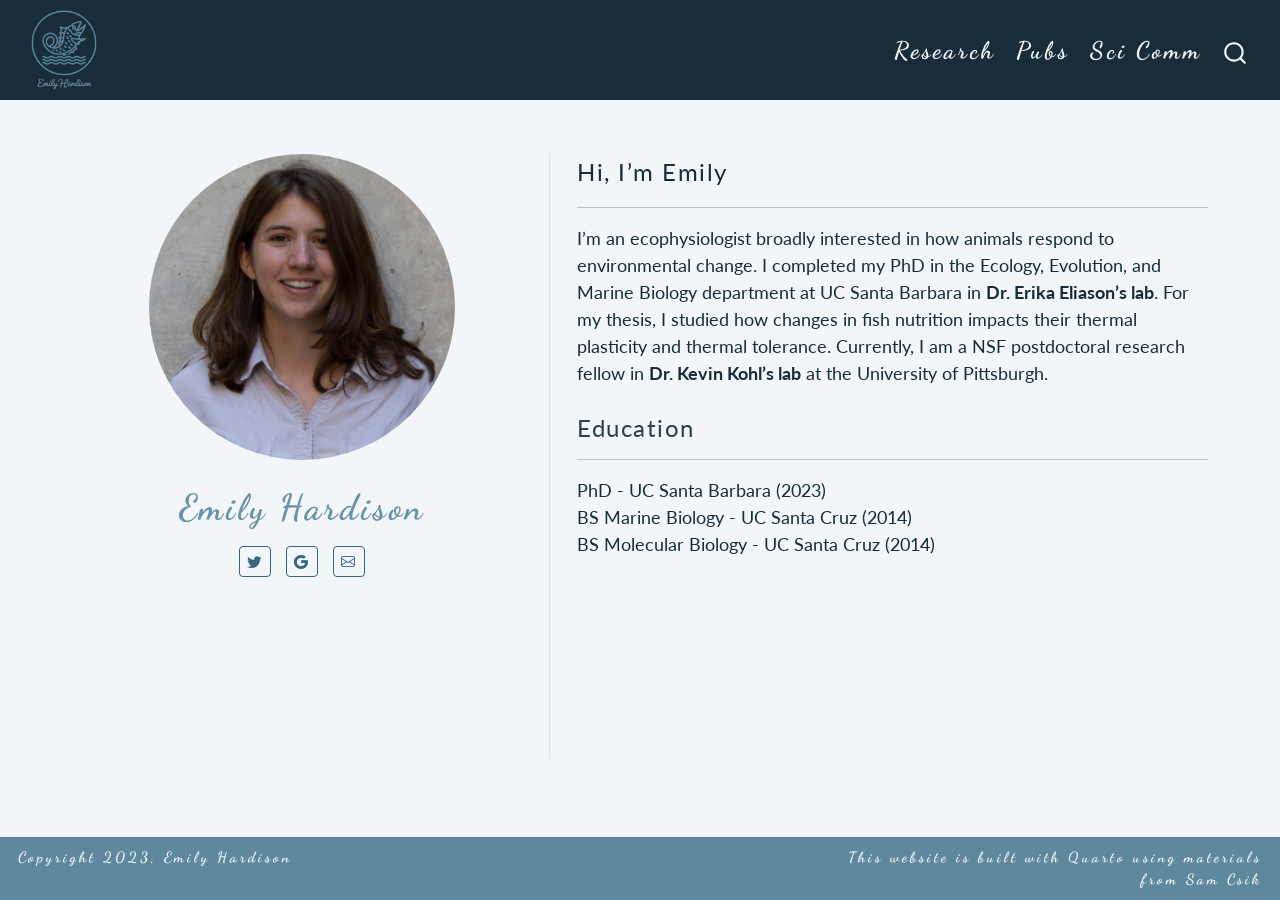
<file: docs/index.html>
<!DOCTYPE html>
<html xmlns="http://www.w3.org/1999/xhtml" lang="en" xml:lang="en"><head>

<meta charset="utf-8">
<meta name="generator" content="quarto-1.3.433">

<meta name="viewport" content="width=device-width, initial-scale=1.0, user-scalable=yes">


<title>Emily Hardison</title>
<style>
code{white-space: pre-wrap;}
span.smallcaps{font-variant: small-caps;}
div.columns{display: flex; gap: min(4vw, 1.5em);}
div.column{flex: auto; overflow-x: auto;}
div.hanging-indent{margin-left: 1.5em; text-indent: -1.5em;}
ul.task-list{list-style: none;}
ul.task-list li input[type="checkbox"] {
  width: 0.8em;
  margin: 0 0.8em 0.2em -1em; /* quarto-specific, see https://github.com/quarto-dev/quarto-cli/issues/4556 */ 
  vertical-align: middle;
}
</style>


<script src="site_libs/quarto-nav/quarto-nav.js"></script>
<script src="site_libs/quarto-nav/headroom.min.js"></script>
<script src="site_libs/clipboard/clipboard.min.js"></script>
<script src="site_libs/quarto-search/autocomplete.umd.js"></script>
<script src="site_libs/quarto-search/fuse.min.js"></script>
<script src="site_libs/quarto-search/quarto-search.js"></script>
<meta name="quarto:offset" content="./">
<script src="site_libs/quarto-html/quarto.js"></script>
<script src="site_libs/quarto-html/popper.min.js"></script>
<script src="site_libs/quarto-html/tippy.umd.min.js"></script>
<link href="site_libs/quarto-html/tippy.css" rel="stylesheet">
<link href="site_libs/quarto-html/quarto-syntax-highlighting.css" rel="stylesheet" id="quarto-text-highlighting-styles">
<script src="site_libs/bootstrap/bootstrap.min.js"></script>
<link href="site_libs/bootstrap/bootstrap-icons.css" rel="stylesheet">
<link href="site_libs/bootstrap/bootstrap.min.css" rel="stylesheet" id="quarto-bootstrap" data-mode="light">
<link href="site_libs/quarto-contrib/fontawesome6-0.1.0/all.css" rel="stylesheet">
<link href="site_libs/quarto-contrib/fontawesome6-0.1.0/latex-fontsize.css" rel="stylesheet">
<script id="quarto-search-options" type="application/json">{
  "location": "navbar",
  "copy-button": false,
  "collapse-after": 3,
  "panel-placement": "end",
  "type": "overlay",
  "limit": 20,
  "language": {
    "search-no-results-text": "No results",
    "search-matching-documents-text": "matching documents",
    "search-copy-link-title": "Copy link to search",
    "search-hide-matches-text": "Hide additional matches",
    "search-more-match-text": "more match in this document",
    "search-more-matches-text": "more matches in this document",
    "search-clear-button-title": "Clear",
    "search-detached-cancel-button-title": "Cancel",
    "search-submit-button-title": "Submit",
    "search-label": "Search"
  }
}</script>
<script async="" src="https://www.googletagmanager.com/gtag/js?id=G-1GT62FMX5K"></script>

<script type="text/javascript">

window.dataLayer = window.dataLayer || [];
function gtag(){dataLayer.push(arguments);}
gtag('js', new Date());
gtag('config', 'G-1GT62FMX5K', { 'anonymize_ip': true});
</script>


</head>

<body class="nav-fixed">

<div id="quarto-search-results"></div>
  <header id="quarto-header" class="headroom fixed-top">
    <nav class="navbar navbar-expand-lg navbar-dark ">
      <div class="navbar-container container-fluid">
      <div class="navbar-brand-container">
    <a href="./index.html" class="navbar-brand navbar-brand-logo">
    <img src="./media/logo2.png" alt="" class="navbar-logo">
    </a>
  </div>
            <div id="quarto-search" class="" title="Search"></div>
          <button class="navbar-toggler" type="button" data-bs-toggle="collapse" data-bs-target="#navbarCollapse" aria-controls="navbarCollapse" aria-expanded="false" aria-label="Toggle navigation" onclick="if (window.quartoToggleHeadroom) { window.quartoToggleHeadroom(); }">
  <span class="navbar-toggler-icon"></span>
</button>
          <div class="collapse navbar-collapse" id="navbarCollapse">
            <ul class="navbar-nav navbar-nav-scroll ms-auto">
  <li class="nav-item">
    <a class="nav-link" href="./posts.html" rel="" target="">
 <span class="menu-text">Research</span></a>
  </li>  
  <li class="nav-item">
    <a class="nav-link" href="./publications.html" rel="" target="">
 <span class="menu-text">Pubs</span></a>
  </li>  
  <li class="nav-item">
    <a class="nav-link" href="./sci_comm.html" rel="" target="">
 <span class="menu-text">Sci Comm</span></a>
  </li>  
</ul>
            <div class="quarto-navbar-tools">
</div>
          </div> <!-- /navcollapse -->
      </div> <!-- /container-fluid -->
    </nav>
</header>
<!-- content -->
<div id="quarto-content" class="quarto-container page-columns page-rows-contents page-layout-full page-navbar">
<!-- sidebar -->
<!-- margin-sidebar -->
    
<!-- main -->
<div class="quarto-about-trestles column-page">
  <div class="about-entity">
    <img src="media/headshot_hardison.png" class="about-image
  round " style="height: 17em; width: 17em;">
<header id="title-block-header" class="quarto-title-block default">
<div class="quarto-title">
<h1 class="title"><h class="custom-subheader">Emily Hardison</h></h1>
</div>
<div class="quarto-title-meta">
  </div>
</header>
    <div class="about-links">
  <a href="https://twitter.com/emilyahardison?lang=en" class="about-link" rel="" target="">
    <i class="bi bi-twitter"></i>
     <span class="about-link-text"></span>
  </a>
  <a href="https://scholar.google.com/citations?user=2qX2B08AAAAJ&amp;hl=en" class="about-link" rel="" target="">
    <i class="bi bi-google"></i>
     <span class="about-link-text"></span>
  </a>
  <a href="mailto:emilyhardison@ucsb.edu" class="about-link" rel="" target="">
    <i class="bi bi-envelope"></i>
     <span class="about-link-text"></span>
  </a>
</div>
  </div>
  <div class="about-contents"><main class="content column-page" id="quarto-document-content">
<!-- <a class = "custom-icon"></a>  -->
<p><h class="large-gray-text-1">Hi, I’m Emily </h></p>
<hr>
<p>I’m an ecophysiologist broadly interested in how animals respond to environmental change. I completed my PhD in the Ecology, Evolution, and Marine Biology department at UC Santa Barbara in <a href="https://erikaeliason.com/"><strong>Dr.&nbsp;Erika Eliason’s lab</strong></a>. For my thesis, I studied how changes in fish nutrition impacts their thermal plasticity and thermal tolerance. Currently, I am a NSF postdoctoral research fellow in <a href="https://www.kohl-lab.com/"><strong>Dr.&nbsp;Kevin Kohl’s lab</strong></a> at the University of Pittsburgh.</p>
<section id="education" class="level3">
<h3 data-anchor-id="education"><h class="large-gray-text-1"> Education </h></h3>
<hr>
<p>PhD - UC Santa Barbara (2023)<br>
BS Marine Biology - UC Santa Cruz (2014)<br>
BS Molecular Biology - UC Santa Cruz (2014) <!-- two spaces after the line to make it not a big space between lines --></p>


</section>
</main></div>
</div>
 <!-- /main -->
<script id="quarto-html-after-body" type="application/javascript">
window.document.addEventListener("DOMContentLoaded", function (event) {
  const toggleBodyColorMode = (bsSheetEl) => {
    const mode = bsSheetEl.getAttribute("data-mode");
    const bodyEl = window.document.querySelector("body");
    if (mode === "dark") {
      bodyEl.classList.add("quarto-dark");
      bodyEl.classList.remove("quarto-light");
    } else {
      bodyEl.classList.add("quarto-light");
      bodyEl.classList.remove("quarto-dark");
    }
  }
  const toggleBodyColorPrimary = () => {
    const bsSheetEl = window.document.querySelector("link#quarto-bootstrap");
    if (bsSheetEl) {
      toggleBodyColorMode(bsSheetEl);
    }
  }
  toggleBodyColorPrimary();  
  const isCodeAnnotation = (el) => {
    for (const clz of el.classList) {
      if (clz.startsWith('code-annotation-')) {                     
        return true;
      }
    }
    return false;
  }
  const clipboard = new window.ClipboardJS('.code-copy-button', {
    text: function(trigger) {
      const codeEl = trigger.previousElementSibling.cloneNode(true);
      for (const childEl of codeEl.children) {
        if (isCodeAnnotation(childEl)) {
          childEl.remove();
        }
      }
      return codeEl.innerText;
    }
  });
  clipboard.on('success', function(e) {
    // button target
    const button = e.trigger;
    // don't keep focus
    button.blur();
    // flash "checked"
    button.classList.add('code-copy-button-checked');
    var currentTitle = button.getAttribute("title");
    button.setAttribute("title", "Copied!");
    let tooltip;
    if (window.bootstrap) {
      button.setAttribute("data-bs-toggle", "tooltip");
      button.setAttribute("data-bs-placement", "left");
      button.setAttribute("data-bs-title", "Copied!");
      tooltip = new bootstrap.Tooltip(button, 
        { trigger: "manual", 
          customClass: "code-copy-button-tooltip",
          offset: [0, -8]});
      tooltip.show();    
    }
    setTimeout(function() {
      if (tooltip) {
        tooltip.hide();
        button.removeAttribute("data-bs-title");
        button.removeAttribute("data-bs-toggle");
        button.removeAttribute("data-bs-placement");
      }
      button.setAttribute("title", currentTitle);
      button.classList.remove('code-copy-button-checked');
    }, 1000);
    // clear code selection
    e.clearSelection();
  });
  function tippyHover(el, contentFn) {
    const config = {
      allowHTML: true,
      content: contentFn,
      maxWidth: 500,
      delay: 100,
      arrow: false,
      appendTo: function(el) {
          return el.parentElement;
      },
      interactive: true,
      interactiveBorder: 10,
      theme: 'quarto',
      placement: 'bottom-start'
    };
    window.tippy(el, config); 
  }
  const noterefs = window.document.querySelectorAll('a[role="doc-noteref"]');
  for (var i=0; i<noterefs.length; i++) {
    const ref = noterefs[i];
    tippyHover(ref, function() {
      // use id or data attribute instead here
      let href = ref.getAttribute('data-footnote-href') || ref.getAttribute('href');
      try { href = new URL(href).hash; } catch {}
      const id = href.replace(/^#\/?/, "");
      const note = window.document.getElementById(id);
      return note.innerHTML;
    });
  }
      let selectedAnnoteEl;
      const selectorForAnnotation = ( cell, annotation) => {
        let cellAttr = 'data-code-cell="' + cell + '"';
        let lineAttr = 'data-code-annotation="' +  annotation + '"';
        const selector = 'span[' + cellAttr + '][' + lineAttr + ']';
        return selector;
      }
      const selectCodeLines = (annoteEl) => {
        const doc = window.document;
        const targetCell = annoteEl.getAttribute("data-target-cell");
        const targetAnnotation = annoteEl.getAttribute("data-target-annotation");
        const annoteSpan = window.document.querySelector(selectorForAnnotation(targetCell, targetAnnotation));
        const lines = annoteSpan.getAttribute("data-code-lines").split(",");
        const lineIds = lines.map((line) => {
          return targetCell + "-" + line;
        })
        let top = null;
        let height = null;
        let parent = null;
        if (lineIds.length > 0) {
            //compute the position of the single el (top and bottom and make a div)
            const el = window.document.getElementById(lineIds[0]);
            top = el.offsetTop;
            height = el.offsetHeight;
            parent = el.parentElement.parentElement;
          if (lineIds.length > 1) {
            const lastEl = window.document.getElementById(lineIds[lineIds.length - 1]);
            const bottom = lastEl.offsetTop + lastEl.offsetHeight;
            height = bottom - top;
          }
          if (top !== null && height !== null && parent !== null) {
            // cook up a div (if necessary) and position it 
            let div = window.document.getElementById("code-annotation-line-highlight");
            if (div === null) {
              div = window.document.createElement("div");
              div.setAttribute("id", "code-annotation-line-highlight");
              div.style.position = 'absolute';
              parent.appendChild(div);
            }
            div.style.top = top - 2 + "px";
            div.style.height = height + 4 + "px";
            let gutterDiv = window.document.getElementById("code-annotation-line-highlight-gutter");
            if (gutterDiv === null) {
              gutterDiv = window.document.createElement("div");
              gutterDiv.setAttribute("id", "code-annotation-line-highlight-gutter");
              gutterDiv.style.position = 'absolute';
              const codeCell = window.document.getElementById(targetCell);
              const gutter = codeCell.querySelector('.code-annotation-gutter');
              gutter.appendChild(gutterDiv);
            }
            gutterDiv.style.top = top - 2 + "px";
            gutterDiv.style.height = height + 4 + "px";
          }
          selectedAnnoteEl = annoteEl;
        }
      };
      const unselectCodeLines = () => {
        const elementsIds = ["code-annotation-line-highlight", "code-annotation-line-highlight-gutter"];
        elementsIds.forEach((elId) => {
          const div = window.document.getElementById(elId);
          if (div) {
            div.remove();
          }
        });
        selectedAnnoteEl = undefined;
      };
      // Attach click handler to the DT
      const annoteDls = window.document.querySelectorAll('dt[data-target-cell]');
      for (const annoteDlNode of annoteDls) {
        annoteDlNode.addEventListener('click', (event) => {
          const clickedEl = event.target;
          if (clickedEl !== selectedAnnoteEl) {
            unselectCodeLines();
            const activeEl = window.document.querySelector('dt[data-target-cell].code-annotation-active');
            if (activeEl) {
              activeEl.classList.remove('code-annotation-active');
            }
            selectCodeLines(clickedEl);
            clickedEl.classList.add('code-annotation-active');
          } else {
            // Unselect the line
            unselectCodeLines();
            clickedEl.classList.remove('code-annotation-active');
          }
        });
      }
  const findCites = (el) => {
    const parentEl = el.parentElement;
    if (parentEl) {
      const cites = parentEl.dataset.cites;
      if (cites) {
        return {
          el,
          cites: cites.split(' ')
        };
      } else {
        return findCites(el.parentElement)
      }
    } else {
      return undefined;
    }
  };
  var bibliorefs = window.document.querySelectorAll('a[role="doc-biblioref"]');
  for (var i=0; i<bibliorefs.length; i++) {
    const ref = bibliorefs[i];
    const citeInfo = findCites(ref);
    if (citeInfo) {
      tippyHover(citeInfo.el, function() {
        var popup = window.document.createElement('div');
        citeInfo.cites.forEach(function(cite) {
          var citeDiv = window.document.createElement('div');
          citeDiv.classList.add('hanging-indent');
          citeDiv.classList.add('csl-entry');
          var biblioDiv = window.document.getElementById('ref-' + cite);
          if (biblioDiv) {
            citeDiv.innerHTML = biblioDiv.innerHTML;
          }
          popup.appendChild(citeDiv);
        });
        return popup.innerHTML;
      });
    }
  }
});
</script>
</div> <!-- /content -->
<footer class="footer">
  <div class="nav-footer">
    <div class="nav-footer-left">Copyright 2023, Emily Hardison</div>   
    <div class="nav-footer-center">
      &nbsp;
    </div>
    <div class="nav-footer-right">This website is built with <a href="https://quarto.org/">Quarto</a> using materials from <a href="https://samanthacsik.github.io/">Sam Csik</a></div>
  </div>
</footer>



</body></html>
</file>
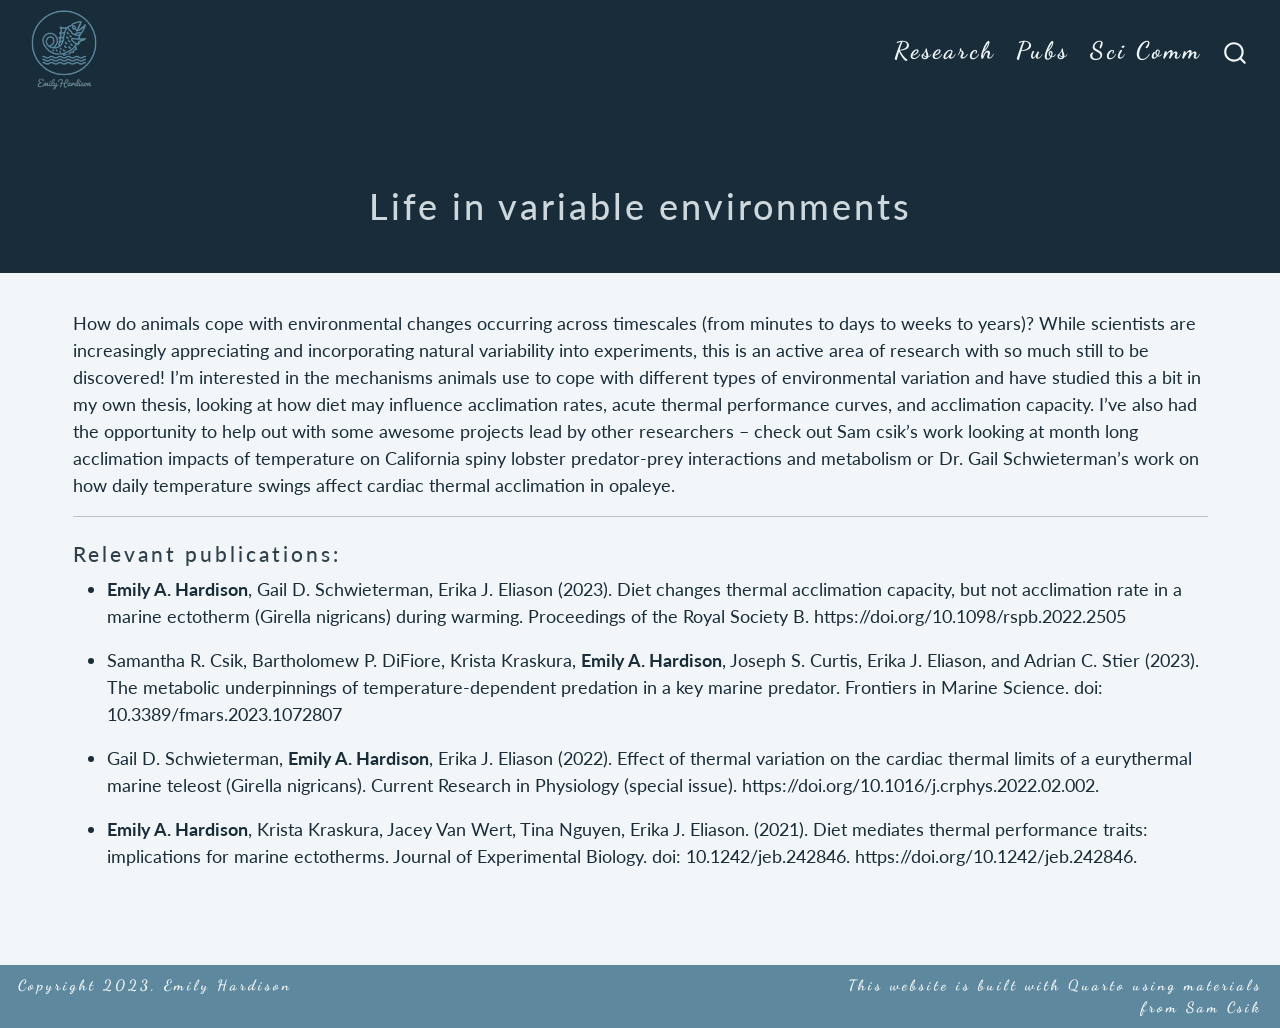
<file: docs/posts/b_fluctuating_environments/index.html>
<!DOCTYPE html>
<html xmlns="http://www.w3.org/1999/xhtml" lang="en" xml:lang="en"><head>

<meta charset="utf-8">
<meta name="generator" content="quarto-1.3.433">

<meta name="viewport" content="width=device-width, initial-scale=1.0, user-scalable=yes">


<title></title>
<style>
code{white-space: pre-wrap;}
span.smallcaps{font-variant: small-caps;}
div.columns{display: flex; gap: min(4vw, 1.5em);}
div.column{flex: auto; overflow-x: auto;}
div.hanging-indent{margin-left: 1.5em; text-indent: -1.5em;}
ul.task-list{list-style: none;}
ul.task-list li input[type="checkbox"] {
  width: 0.8em;
  margin: 0 0.8em 0.2em -1em; /* quarto-specific, see https://github.com/quarto-dev/quarto-cli/issues/4556 */ 
  vertical-align: middle;
}
</style>


<script src="../../site_libs/quarto-nav/quarto-nav.js"></script>
<script src="../../site_libs/quarto-nav/headroom.min.js"></script>
<script src="../../site_libs/clipboard/clipboard.min.js"></script>
<script src="../../site_libs/quarto-search/autocomplete.umd.js"></script>
<script src="../../site_libs/quarto-search/fuse.min.js"></script>
<script src="../../site_libs/quarto-search/quarto-search.js"></script>
<meta name="quarto:offset" content="../../">
<script src="../../site_libs/quarto-html/quarto.js"></script>
<script src="../../site_libs/quarto-html/popper.min.js"></script>
<script src="../../site_libs/quarto-html/tippy.umd.min.js"></script>
<script src="../../site_libs/quarto-html/anchor.min.js"></script>
<link href="../../site_libs/quarto-html/tippy.css" rel="stylesheet">
<link href="../../site_libs/quarto-html/quarto-syntax-highlighting.css" rel="stylesheet" id="quarto-text-highlighting-styles">
<script src="../../site_libs/bootstrap/bootstrap.min.js"></script>
<link href="../../site_libs/bootstrap/bootstrap-icons.css" rel="stylesheet">
<link href="../../site_libs/bootstrap/bootstrap.min.css" rel="stylesheet" id="quarto-bootstrap" data-mode="light">
<script id="quarto-search-options" type="application/json">{
  "location": "navbar",
  "copy-button": false,
  "collapse-after": 3,
  "panel-placement": "end",
  "type": "overlay",
  "limit": 20,
  "language": {
    "search-no-results-text": "No results",
    "search-matching-documents-text": "matching documents",
    "search-copy-link-title": "Copy link to search",
    "search-hide-matches-text": "Hide additional matches",
    "search-more-match-text": "more match in this document",
    "search-more-matches-text": "more matches in this document",
    "search-clear-button-title": "Clear",
    "search-detached-cancel-button-title": "Cancel",
    "search-submit-button-title": "Submit",
    "search-label": "Search"
  }
}</script>
<script async="" src="https://www.googletagmanager.com/gtag/js?id=G-1GT62FMX5K"></script>

<script type="text/javascript">

window.dataLayer = window.dataLayer || [];
function gtag(){dataLayer.push(arguments);}
gtag('js', new Date());
gtag('config', 'G-1GT62FMX5K', { 'anonymize_ip': true});
</script>


</head>

<body class="nav-fixed">

<div id="quarto-search-results"></div>
  <header id="quarto-header" class="headroom fixed-top">
    <nav class="navbar navbar-expand-lg navbar-dark ">
      <div class="navbar-container container-fluid">
      <div class="navbar-brand-container">
    <a href="../../index.html" class="navbar-brand navbar-brand-logo">
    <img src="../../media/logo2.png" alt="" class="navbar-logo">
    </a>
  </div>
            <div id="quarto-search" class="" title="Search"></div>
          <button class="navbar-toggler" type="button" data-bs-toggle="collapse" data-bs-target="#navbarCollapse" aria-controls="navbarCollapse" aria-expanded="false" aria-label="Toggle navigation" onclick="if (window.quartoToggleHeadroom) { window.quartoToggleHeadroom(); }">
  <span class="navbar-toggler-icon"></span>
</button>
          <div class="collapse navbar-collapse" id="navbarCollapse">
            <ul class="navbar-nav navbar-nav-scroll ms-auto">
  <li class="nav-item">
    <a class="nav-link" href="../../posts.html" rel="" target="">
 <span class="menu-text">Research</span></a>
  </li>  
  <li class="nav-item">
    <a class="nav-link" href="../../publications.html" rel="" target="">
 <span class="menu-text">Pubs</span></a>
  </li>  
  <li class="nav-item">
    <a class="nav-link" href="../../sci_comm.html" rel="" target="">
 <span class="menu-text">Sci Comm</span></a>
  </li>  
</ul>
            <div class="quarto-navbar-tools">
</div>
          </div> <!-- /navcollapse -->
      </div> <!-- /container-fluid -->
    </nav>
</header>
<!-- content -->
<header id="title-block-header" class="quarto-title-block default page-columns page-full">
  <div class="quarto-title-banner page-columns page-full">
    <div class="quarto-title column-page">
      <h1 class="title"><center><br>
<h class="large-gray-text"> Life in variable environments </h><br>
</center></h1>
                      </div>
  </div>
    
  
  <div class="quarto-title-meta">

      
    
      
    </div>
    
  
  </header><div id="quarto-content" class="quarto-container page-columns page-rows-contents page-layout-full page-navbar">
<!-- sidebar -->
<!-- margin-sidebar -->
    
<!-- main -->
<main class="content quarto-banner-title-block column-page" id="quarto-document-content">




<style>

#title-block-header {
  margin-block-end: 0rem;
  position: relative;
  margin-top: -1px;
  height: 75px;
}
.large-gray-text {
  letter-spacing: 3px;
  font-weight: 500;
  font-size: 36px; 
  color:  #e3ebef;
  //text-transform: uppercase;
}
</style>
<p>
</p>
<section id="section" class="level3">
<h3 class="anchored" data-anchor-id="section"></h3>
<p>How do animals cope with environmental changes occurring across timescales (from minutes to days to weeks to years)? While scientists are increasingly appreciating and incorporating natural variability into experiments, this is an active area of research with so much still to be discovered! I’m interested in the mechanisms animals use to cope with different types of environmental variation and have studied this a bit in my own thesis, looking at how diet may influence acclimation rates, acute thermal performance curves, and acclimation capacity. I’ve also had the opportunity to help out with some awesome projects lead by other researchers – check out Sam csik’s work looking at month long acclimation impacts of temperature on California spiny lobster predator-prey interactions and metabolism or Dr.&nbsp;Gail Schwieterman’s work on how daily temperature swings affect cardiac thermal acclimation in opaleye.</p>
<!-- ![*Opaleye and purple urchins at Catalina Island, CA, USA - photo credit: Jacey Van Wert*](opaleye_wild_1.jpeg){height=4in} -->
<hr>
<section id="relevant-publications" class="level4">
<h4 class="anchored" data-anchor-id="relevant-publications">Relevant publications:</h4>
<ul>
<li><p><strong>Emily A. Hardison</strong>, Gail D. Schwieterman, Erika J. Eliason (2023). Diet changes thermal acclimation capacity, but not acclimation rate in a marine ectotherm (Girella nigricans) during warming. Proceedings of the Royal Society B. https://doi.org/10.1098/rspb.2022.2505</p></li>
<li><p>Samantha R. Csik, Bartholomew P. DiFiore, Krista Kraskura, <strong>Emily A. Hardison</strong>, Joseph S. Curtis, Erika J. Eliason, and Adrian C. Stier (2023). The metabolic underpinnings of temperature-dependent predation in a key marine predator. Frontiers in Marine Science. doi: 10.3389/fmars.2023.1072807</p></li>
<li><p>Gail D. Schwieterman, <strong>Emily A. Hardison</strong>, Erika J. Eliason (2022). Effect of thermal variation on the cardiac thermal limits of a eurythermal marine teleost (Girella nigricans). Current Research in Physiology (special issue). https://doi.org/10.1016/j.crphys.2022.02.002.</p></li>
<li><p><strong>Emily A. Hardison</strong>, Krista Kraskura, Jacey Van Wert, Tina Nguyen, Erika J. Eliason. (2021). Diet mediates thermal performance traits: implications for marine ectotherms. Journal of Experimental Biology. doi: 10.1242/jeb.242846. https://doi.org/10.1242/jeb.242846.</p></li>
</ul>


</section>
</section>

</main> <!-- /main -->
<script id="quarto-html-after-body" type="application/javascript">
window.document.addEventListener("DOMContentLoaded", function (event) {
  const toggleBodyColorMode = (bsSheetEl) => {
    const mode = bsSheetEl.getAttribute("data-mode");
    const bodyEl = window.document.querySelector("body");
    if (mode === "dark") {
      bodyEl.classList.add("quarto-dark");
      bodyEl.classList.remove("quarto-light");
    } else {
      bodyEl.classList.add("quarto-light");
      bodyEl.classList.remove("quarto-dark");
    }
  }
  const toggleBodyColorPrimary = () => {
    const bsSheetEl = window.document.querySelector("link#quarto-bootstrap");
    if (bsSheetEl) {
      toggleBodyColorMode(bsSheetEl);
    }
  }
  toggleBodyColorPrimary();  
  const icon = "";
  const anchorJS = new window.AnchorJS();
  anchorJS.options = {
    placement: 'right',
    icon: icon
  };
  anchorJS.add('.anchored');
  const isCodeAnnotation = (el) => {
    for (const clz of el.classList) {
      if (clz.startsWith('code-annotation-')) {                     
        return true;
      }
    }
    return false;
  }
  const clipboard = new window.ClipboardJS('.code-copy-button', {
    text: function(trigger) {
      const codeEl = trigger.previousElementSibling.cloneNode(true);
      for (const childEl of codeEl.children) {
        if (isCodeAnnotation(childEl)) {
          childEl.remove();
        }
      }
      return codeEl.innerText;
    }
  });
  clipboard.on('success', function(e) {
    // button target
    const button = e.trigger;
    // don't keep focus
    button.blur();
    // flash "checked"
    button.classList.add('code-copy-button-checked');
    var currentTitle = button.getAttribute("title");
    button.setAttribute("title", "Copied!");
    let tooltip;
    if (window.bootstrap) {
      button.setAttribute("data-bs-toggle", "tooltip");
      button.setAttribute("data-bs-placement", "left");
      button.setAttribute("data-bs-title", "Copied!");
      tooltip = new bootstrap.Tooltip(button, 
        { trigger: "manual", 
          customClass: "code-copy-button-tooltip",
          offset: [0, -8]});
      tooltip.show();    
    }
    setTimeout(function() {
      if (tooltip) {
        tooltip.hide();
        button.removeAttribute("data-bs-title");
        button.removeAttribute("data-bs-toggle");
        button.removeAttribute("data-bs-placement");
      }
      button.setAttribute("title", currentTitle);
      button.classList.remove('code-copy-button-checked');
    }, 1000);
    // clear code selection
    e.clearSelection();
  });
  function tippyHover(el, contentFn) {
    const config = {
      allowHTML: true,
      content: contentFn,
      maxWidth: 500,
      delay: 100,
      arrow: false,
      appendTo: function(el) {
          return el.parentElement;
      },
      interactive: true,
      interactiveBorder: 10,
      theme: 'quarto',
      placement: 'bottom-start'
    };
    window.tippy(el, config); 
  }
  const noterefs = window.document.querySelectorAll('a[role="doc-noteref"]');
  for (var i=0; i<noterefs.length; i++) {
    const ref = noterefs[i];
    tippyHover(ref, function() {
      // use id or data attribute instead here
      let href = ref.getAttribute('data-footnote-href') || ref.getAttribute('href');
      try { href = new URL(href).hash; } catch {}
      const id = href.replace(/^#\/?/, "");
      const note = window.document.getElementById(id);
      return note.innerHTML;
    });
  }
      let selectedAnnoteEl;
      const selectorForAnnotation = ( cell, annotation) => {
        let cellAttr = 'data-code-cell="' + cell + '"';
        let lineAttr = 'data-code-annotation="' +  annotation + '"';
        const selector = 'span[' + cellAttr + '][' + lineAttr + ']';
        return selector;
      }
      const selectCodeLines = (annoteEl) => {
        const doc = window.document;
        const targetCell = annoteEl.getAttribute("data-target-cell");
        const targetAnnotation = annoteEl.getAttribute("data-target-annotation");
        const annoteSpan = window.document.querySelector(selectorForAnnotation(targetCell, targetAnnotation));
        const lines = annoteSpan.getAttribute("data-code-lines").split(",");
        const lineIds = lines.map((line) => {
          return targetCell + "-" + line;
        })
        let top = null;
        let height = null;
        let parent = null;
        if (lineIds.length > 0) {
            //compute the position of the single el (top and bottom and make a div)
            const el = window.document.getElementById(lineIds[0]);
            top = el.offsetTop;
            height = el.offsetHeight;
            parent = el.parentElement.parentElement;
          if (lineIds.length > 1) {
            const lastEl = window.document.getElementById(lineIds[lineIds.length - 1]);
            const bottom = lastEl.offsetTop + lastEl.offsetHeight;
            height = bottom - top;
          }
          if (top !== null && height !== null && parent !== null) {
            // cook up a div (if necessary) and position it 
            let div = window.document.getElementById("code-annotation-line-highlight");
            if (div === null) {
              div = window.document.createElement("div");
              div.setAttribute("id", "code-annotation-line-highlight");
              div.style.position = 'absolute';
              parent.appendChild(div);
            }
            div.style.top = top - 2 + "px";
            div.style.height = height + 4 + "px";
            let gutterDiv = window.document.getElementById("code-annotation-line-highlight-gutter");
            if (gutterDiv === null) {
              gutterDiv = window.document.createElement("div");
              gutterDiv.setAttribute("id", "code-annotation-line-highlight-gutter");
              gutterDiv.style.position = 'absolute';
              const codeCell = window.document.getElementById(targetCell);
              const gutter = codeCell.querySelector('.code-annotation-gutter');
              gutter.appendChild(gutterDiv);
            }
            gutterDiv.style.top = top - 2 + "px";
            gutterDiv.style.height = height + 4 + "px";
          }
          selectedAnnoteEl = annoteEl;
        }
      };
      const unselectCodeLines = () => {
        const elementsIds = ["code-annotation-line-highlight", "code-annotation-line-highlight-gutter"];
        elementsIds.forEach((elId) => {
          const div = window.document.getElementById(elId);
          if (div) {
            div.remove();
          }
        });
        selectedAnnoteEl = undefined;
      };
      // Attach click handler to the DT
      const annoteDls = window.document.querySelectorAll('dt[data-target-cell]');
      for (const annoteDlNode of annoteDls) {
        annoteDlNode.addEventListener('click', (event) => {
          const clickedEl = event.target;
          if (clickedEl !== selectedAnnoteEl) {
            unselectCodeLines();
            const activeEl = window.document.querySelector('dt[data-target-cell].code-annotation-active');
            if (activeEl) {
              activeEl.classList.remove('code-annotation-active');
            }
            selectCodeLines(clickedEl);
            clickedEl.classList.add('code-annotation-active');
          } else {
            // Unselect the line
            unselectCodeLines();
            clickedEl.classList.remove('code-annotation-active');
          }
        });
      }
  const findCites = (el) => {
    const parentEl = el.parentElement;
    if (parentEl) {
      const cites = parentEl.dataset.cites;
      if (cites) {
        return {
          el,
          cites: cites.split(' ')
        };
      } else {
        return findCites(el.parentElement)
      }
    } else {
      return undefined;
    }
  };
  var bibliorefs = window.document.querySelectorAll('a[role="doc-biblioref"]');
  for (var i=0; i<bibliorefs.length; i++) {
    const ref = bibliorefs[i];
    const citeInfo = findCites(ref);
    if (citeInfo) {
      tippyHover(citeInfo.el, function() {
        var popup = window.document.createElement('div');
        citeInfo.cites.forEach(function(cite) {
          var citeDiv = window.document.createElement('div');
          citeDiv.classList.add('hanging-indent');
          citeDiv.classList.add('csl-entry');
          var biblioDiv = window.document.getElementById('ref-' + cite);
          if (biblioDiv) {
            citeDiv.innerHTML = biblioDiv.innerHTML;
          }
          popup.appendChild(citeDiv);
        });
        return popup.innerHTML;
      });
    }
  }
});
</script>
</div> <!-- /content -->
<footer class="footer">
  <div class="nav-footer">
    <div class="nav-footer-left">Copyright 2023, Emily Hardison</div>   
    <div class="nav-footer-center">
      &nbsp;
    </div>
    <div class="nav-footer-right">This website is built with <a href="https://quarto.org/">Quarto</a> using materials from <a href="https://samanthacsik.github.io/">Sam Csik</a></div>
  </div>
</footer>



</body></html>
</file>
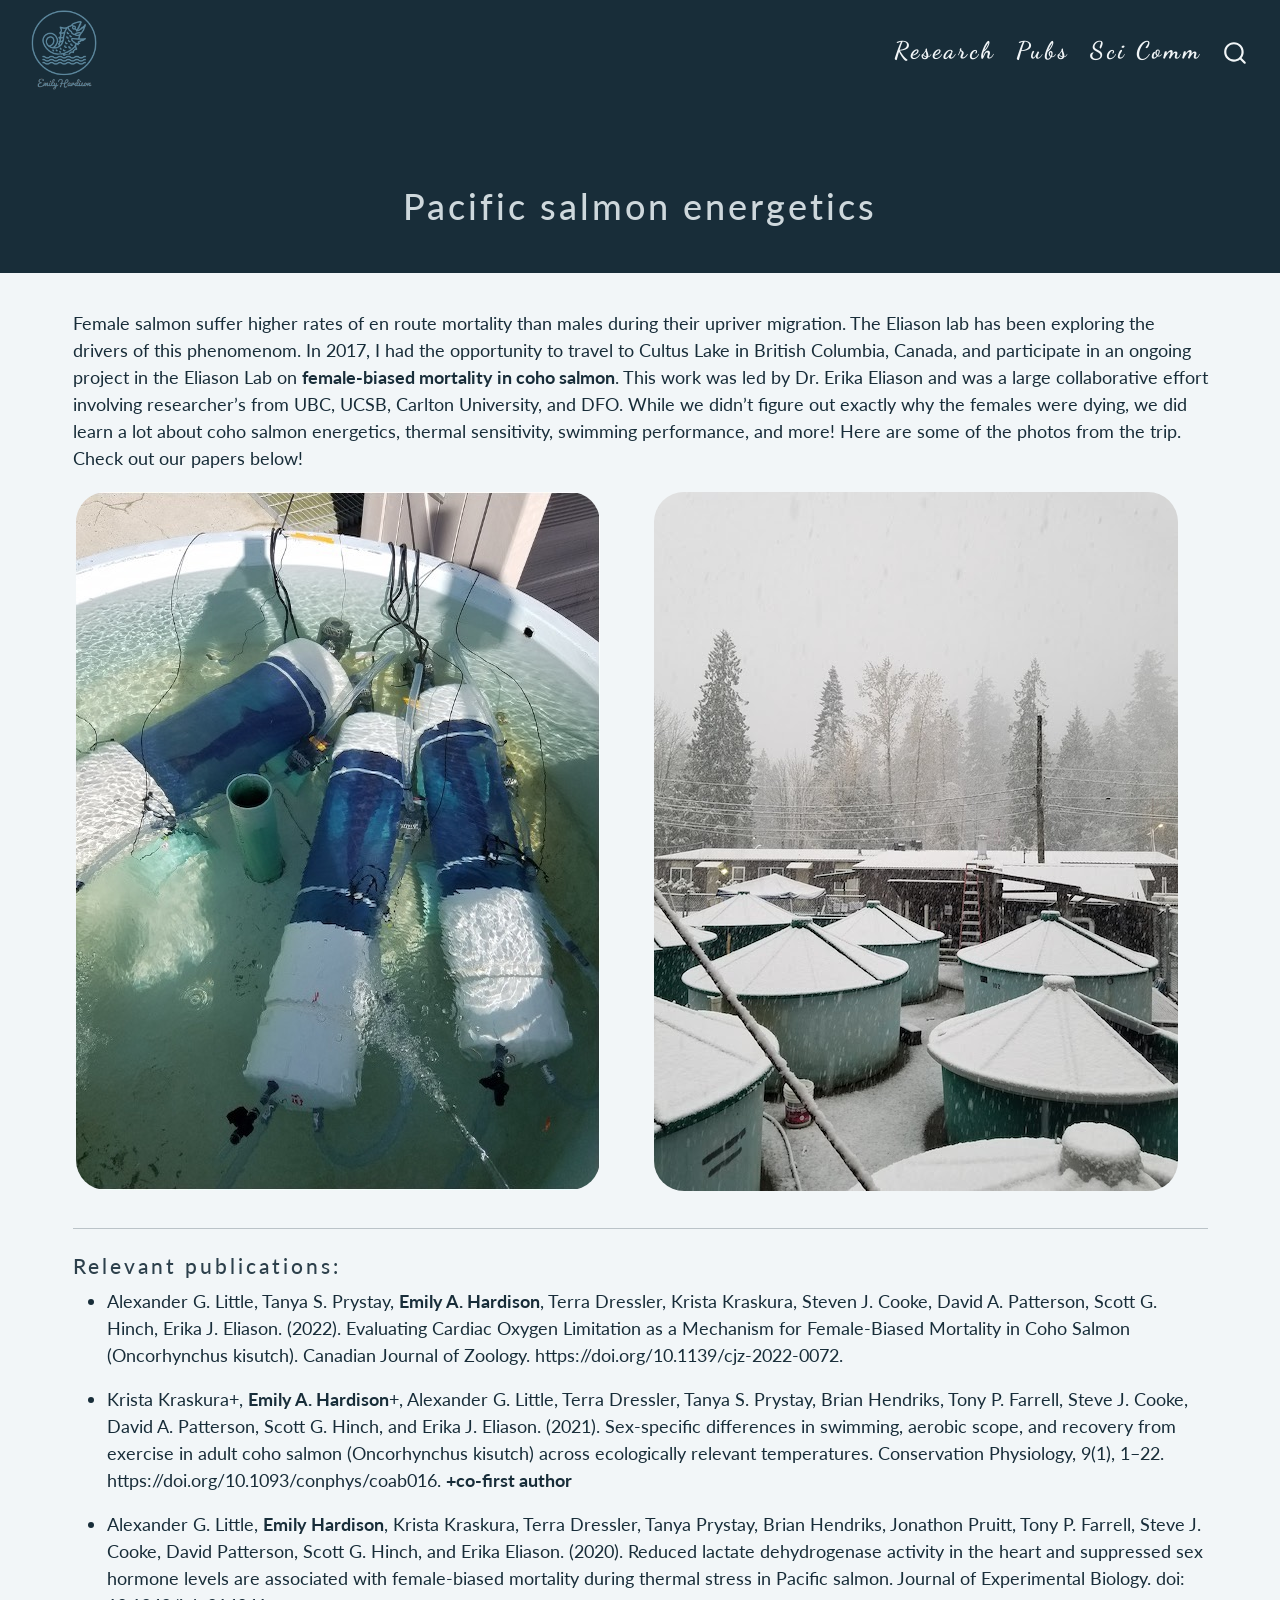
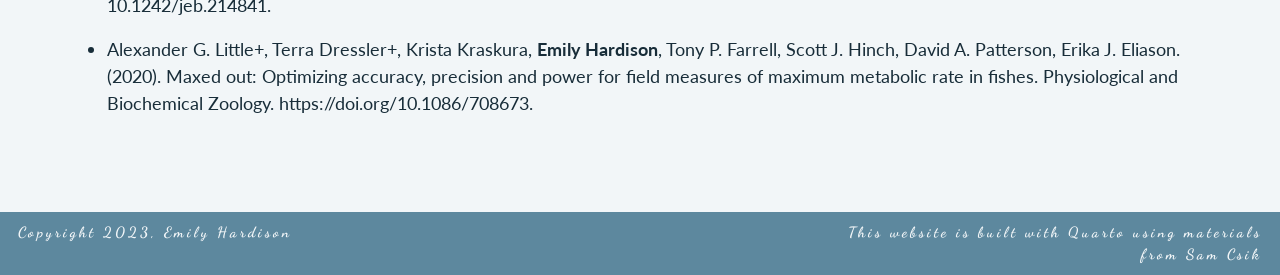
<file: docs/posts/c_salmon/index.html>
<!DOCTYPE html>
<html xmlns="http://www.w3.org/1999/xhtml" lang="en" xml:lang="en"><head>

<meta charset="utf-8">
<meta name="generator" content="quarto-1.3.433">

<meta name="viewport" content="width=device-width, initial-scale=1.0, user-scalable=yes">


<title></title>
<style>
code{white-space: pre-wrap;}
span.smallcaps{font-variant: small-caps;}
div.columns{display: flex; gap: min(4vw, 1.5em);}
div.column{flex: auto; overflow-x: auto;}
div.hanging-indent{margin-left: 1.5em; text-indent: -1.5em;}
ul.task-list{list-style: none;}
ul.task-list li input[type="checkbox"] {
  width: 0.8em;
  margin: 0 0.8em 0.2em -1em; /* quarto-specific, see https://github.com/quarto-dev/quarto-cli/issues/4556 */ 
  vertical-align: middle;
}
</style>


<script src="../../site_libs/quarto-nav/quarto-nav.js"></script>
<script src="../../site_libs/quarto-nav/headroom.min.js"></script>
<script src="../../site_libs/clipboard/clipboard.min.js"></script>
<script src="../../site_libs/quarto-search/autocomplete.umd.js"></script>
<script src="../../site_libs/quarto-search/fuse.min.js"></script>
<script src="../../site_libs/quarto-search/quarto-search.js"></script>
<meta name="quarto:offset" content="../../">
<script src="../../site_libs/quarto-html/quarto.js"></script>
<script src="../../site_libs/quarto-html/popper.min.js"></script>
<script src="../../site_libs/quarto-html/tippy.umd.min.js"></script>
<script src="../../site_libs/quarto-html/anchor.min.js"></script>
<link href="../../site_libs/quarto-html/tippy.css" rel="stylesheet">
<link href="../../site_libs/quarto-html/quarto-syntax-highlighting.css" rel="stylesheet" id="quarto-text-highlighting-styles">
<script src="../../site_libs/bootstrap/bootstrap.min.js"></script>
<link href="../../site_libs/bootstrap/bootstrap-icons.css" rel="stylesheet">
<link href="../../site_libs/bootstrap/bootstrap.min.css" rel="stylesheet" id="quarto-bootstrap" data-mode="light">
<script id="quarto-search-options" type="application/json">{
  "location": "navbar",
  "copy-button": false,
  "collapse-after": 3,
  "panel-placement": "end",
  "type": "overlay",
  "limit": 20,
  "language": {
    "search-no-results-text": "No results",
    "search-matching-documents-text": "matching documents",
    "search-copy-link-title": "Copy link to search",
    "search-hide-matches-text": "Hide additional matches",
    "search-more-match-text": "more match in this document",
    "search-more-matches-text": "more matches in this document",
    "search-clear-button-title": "Clear",
    "search-detached-cancel-button-title": "Cancel",
    "search-submit-button-title": "Submit",
    "search-label": "Search"
  }
}</script>
<script async="" src="https://www.googletagmanager.com/gtag/js?id=G-1GT62FMX5K"></script>

<script type="text/javascript">

window.dataLayer = window.dataLayer || [];
function gtag(){dataLayer.push(arguments);}
gtag('js', new Date());
gtag('config', 'G-1GT62FMX5K', { 'anonymize_ip': true});
</script>


</head>

<body class="nav-fixed">

<div id="quarto-search-results"></div>
  <header id="quarto-header" class="headroom fixed-top">
    <nav class="navbar navbar-expand-lg navbar-dark ">
      <div class="navbar-container container-fluid">
      <div class="navbar-brand-container">
    <a href="../../index.html" class="navbar-brand navbar-brand-logo">
    <img src="../../media/logo2.png" alt="" class="navbar-logo">
    </a>
  </div>
            <div id="quarto-search" class="" title="Search"></div>
          <button class="navbar-toggler" type="button" data-bs-toggle="collapse" data-bs-target="#navbarCollapse" aria-controls="navbarCollapse" aria-expanded="false" aria-label="Toggle navigation" onclick="if (window.quartoToggleHeadroom) { window.quartoToggleHeadroom(); }">
  <span class="navbar-toggler-icon"></span>
</button>
          <div class="collapse navbar-collapse" id="navbarCollapse">
            <ul class="navbar-nav navbar-nav-scroll ms-auto">
  <li class="nav-item">
    <a class="nav-link" href="../../posts.html" rel="" target="">
 <span class="menu-text">Research</span></a>
  </li>  
  <li class="nav-item">
    <a class="nav-link" href="../../publications.html" rel="" target="">
 <span class="menu-text">Pubs</span></a>
  </li>  
  <li class="nav-item">
    <a class="nav-link" href="../../sci_comm.html" rel="" target="">
 <span class="menu-text">Sci Comm</span></a>
  </li>  
</ul>
            <div class="quarto-navbar-tools">
</div>
          </div> <!-- /navcollapse -->
      </div> <!-- /container-fluid -->
    </nav>
</header>
<!-- content -->
<header id="title-block-header" class="quarto-title-block default page-columns page-full">
  <div class="quarto-title-banner page-columns page-full">
    <div class="quarto-title column-page">
      <h1 class="title"><center><br>
<h class="large-gray-text"> Pacific salmon energetics </h><br>
</center></h1>
                      </div>
  </div>
    
  
  <div class="quarto-title-meta">

      
    
      
    </div>
    
  
  </header><div id="quarto-content" class="quarto-container page-columns page-rows-contents page-layout-full page-navbar">
<!-- sidebar -->
<!-- margin-sidebar -->
    
<!-- main -->
<main class="content quarto-banner-title-block column-page" id="quarto-document-content">




<style>

#title-block-header {
  margin-block-end: 0rem;
  position: relative;
  margin-top: -1px;
  height: 75px;
}
.large-gray-text {
  letter-spacing: 3px;
  font-weight: 500;
  font-size: 36px; 
  color:  #e3ebef;
  //text-transform: uppercase;
}

</style>
<p>
</p>
<section id="section" class="level3">
<h3 class="anchored" data-anchor-id="section"></h3>
<p>Female salmon suffer higher rates of en route mortality than males during their upriver migration. The Eliason lab has been exploring the drivers of this phenomenom. In 2017, I had the opportunity to travel to Cultus Lake in British Columbia, Canada, and participate in an ongoing project in the Eliason Lab on <strong>female-biased mortality in coho salmon</strong>. This work was led by Dr.&nbsp;Erika Eliason and was a large collaborative effort involving researcher’s from UBC, UCSB, Carlton University, and DFO. While we didn’t figure out exactly why the females were dying, we did learn a lot about coho salmon energetics, thermal sensitivity, swimming performance, and more! Here are some of the photos from the trip. Check out our papers below!</p>
<div class="quarto-layout-panel">
<div class="quarto-layout-row quarto-layout-valign-top">
<div class="image-container quarto-layout-cell" style="flex-basis: 50.0%;justify-content: center;">
<p><img src="salmon_resp.jpg" alt="Adult coho salmon in intermittent flow respirometers in Cultus Lake, Canada (photo: Krista Kraskura)" class="clickable-image" data-src="dsalmon_resp.jpg" style="border-radius: 30px;"></p>
</div>
<div class="image-container quarto-layout-cell" style="flex-basis: 50.0%;justify-content: center;">
<p><img src="cultus_snow.jpg" alt="Cultus Lake research station in the snow (photo: Krista Kraskura)" class="clickable-image" data-src="cultus_snow.jpg" style="border-radius: 30px;"></p>
</div>
</div>
</div>
<hr>
<section id="relevant-publications" class="level4">
<h4 class="anchored" data-anchor-id="relevant-publications">Relevant publications:</h4>
<ul>
<li><p>Alexander G. Little, Tanya S. Prystay, <strong>Emily A. Hardison</strong>, Terra Dressler, Krista Kraskura, Steven J. Cooke, David A. Patterson, Scott G. Hinch, Erika J. Eliason. (2022). Evaluating Cardiac Oxygen Limitation as a Mechanism for Female-Biased Mortality in Coho Salmon (Oncorhynchus kisutch). Canadian Journal of Zoology. https://doi.org/10.1139/cjz-2022-0072.</p></li>
<li><p>Krista Kraskura+, <strong>Emily A. Hardison</strong>+, Alexander G. Little, Terra Dressler, Tanya S. Prystay, Brian Hendriks, Tony P. Farrell, Steve J. Cooke, David A. Patterson, Scott G. Hinch, and Erika J. Eliason. (2021). Sex-specific differences in swimming, aerobic scope, and recovery from exercise in adult coho salmon (Oncorhynchus kisutch) across ecologically relevant temperatures. Conservation Physiology, 9(1), 1–22. https://doi.org/10.1093/conphys/coab016. <strong>+co-first author</strong></p></li>
<li><p>Alexander G. Little, <strong>Emily Hardison</strong>, Krista Kraskura, Terra Dressler, Tanya Prystay, Brian Hendriks, Jonathon Pruitt, Tony P. Farrell, Steve J. Cooke, David Patterson, Scott G. Hinch, and Erika Eliason. (2020). Reduced lactate dehydrogenase activity in the heart and suppressed sex hormone levels are associated with female-biased mortality during thermal stress in Pacific salmon. Journal of Experimental Biology. doi: 10.1242/jeb.214841.</p></li>
<li><p>Alexander G. Little+, Terra Dressler+, Krista Kraskura, <strong>Emily Hardison</strong>, Tony P. Farrell, Scott J. Hinch, David A. Patterson, Erika J. Eliason. (2020). Maxed out: Optimizing accuracy, precision and power for field measures of maximum metabolic rate in fishes. Physiological and Biochemical Zoology. https://doi.org/10.1086/708673.</p></li>
</ul>


</section>
</section>

</main> <!-- /main -->
<script id="quarto-html-after-body" type="application/javascript">
window.document.addEventListener("DOMContentLoaded", function (event) {
  const toggleBodyColorMode = (bsSheetEl) => {
    const mode = bsSheetEl.getAttribute("data-mode");
    const bodyEl = window.document.querySelector("body");
    if (mode === "dark") {
      bodyEl.classList.add("quarto-dark");
      bodyEl.classList.remove("quarto-light");
    } else {
      bodyEl.classList.add("quarto-light");
      bodyEl.classList.remove("quarto-dark");
    }
  }
  const toggleBodyColorPrimary = () => {
    const bsSheetEl = window.document.querySelector("link#quarto-bootstrap");
    if (bsSheetEl) {
      toggleBodyColorMode(bsSheetEl);
    }
  }
  toggleBodyColorPrimary();  
  const icon = "";
  const anchorJS = new window.AnchorJS();
  anchorJS.options = {
    placement: 'right',
    icon: icon
  };
  anchorJS.add('.anchored');
  const isCodeAnnotation = (el) => {
    for (const clz of el.classList) {
      if (clz.startsWith('code-annotation-')) {                     
        return true;
      }
    }
    return false;
  }
  const clipboard = new window.ClipboardJS('.code-copy-button', {
    text: function(trigger) {
      const codeEl = trigger.previousElementSibling.cloneNode(true);
      for (const childEl of codeEl.children) {
        if (isCodeAnnotation(childEl)) {
          childEl.remove();
        }
      }
      return codeEl.innerText;
    }
  });
  clipboard.on('success', function(e) {
    // button target
    const button = e.trigger;
    // don't keep focus
    button.blur();
    // flash "checked"
    button.classList.add('code-copy-button-checked');
    var currentTitle = button.getAttribute("title");
    button.setAttribute("title", "Copied!");
    let tooltip;
    if (window.bootstrap) {
      button.setAttribute("data-bs-toggle", "tooltip");
      button.setAttribute("data-bs-placement", "left");
      button.setAttribute("data-bs-title", "Copied!");
      tooltip = new bootstrap.Tooltip(button, 
        { trigger: "manual", 
          customClass: "code-copy-button-tooltip",
          offset: [0, -8]});
      tooltip.show();    
    }
    setTimeout(function() {
      if (tooltip) {
        tooltip.hide();
        button.removeAttribute("data-bs-title");
        button.removeAttribute("data-bs-toggle");
        button.removeAttribute("data-bs-placement");
      }
      button.setAttribute("title", currentTitle);
      button.classList.remove('code-copy-button-checked');
    }, 1000);
    // clear code selection
    e.clearSelection();
  });
  function tippyHover(el, contentFn) {
    const config = {
      allowHTML: true,
      content: contentFn,
      maxWidth: 500,
      delay: 100,
      arrow: false,
      appendTo: function(el) {
          return el.parentElement;
      },
      interactive: true,
      interactiveBorder: 10,
      theme: 'quarto',
      placement: 'bottom-start'
    };
    window.tippy(el, config); 
  }
  const noterefs = window.document.querySelectorAll('a[role="doc-noteref"]');
  for (var i=0; i<noterefs.length; i++) {
    const ref = noterefs[i];
    tippyHover(ref, function() {
      // use id or data attribute instead here
      let href = ref.getAttribute('data-footnote-href') || ref.getAttribute('href');
      try { href = new URL(href).hash; } catch {}
      const id = href.replace(/^#\/?/, "");
      const note = window.document.getElementById(id);
      return note.innerHTML;
    });
  }
      let selectedAnnoteEl;
      const selectorForAnnotation = ( cell, annotation) => {
        let cellAttr = 'data-code-cell="' + cell + '"';
        let lineAttr = 'data-code-annotation="' +  annotation + '"';
        const selector = 'span[' + cellAttr + '][' + lineAttr + ']';
        return selector;
      }
      const selectCodeLines = (annoteEl) => {
        const doc = window.document;
        const targetCell = annoteEl.getAttribute("data-target-cell");
        const targetAnnotation = annoteEl.getAttribute("data-target-annotation");
        const annoteSpan = window.document.querySelector(selectorForAnnotation(targetCell, targetAnnotation));
        const lines = annoteSpan.getAttribute("data-code-lines").split(",");
        const lineIds = lines.map((line) => {
          return targetCell + "-" + line;
        })
        let top = null;
        let height = null;
        let parent = null;
        if (lineIds.length > 0) {
            //compute the position of the single el (top and bottom and make a div)
            const el = window.document.getElementById(lineIds[0]);
            top = el.offsetTop;
            height = el.offsetHeight;
            parent = el.parentElement.parentElement;
          if (lineIds.length > 1) {
            const lastEl = window.document.getElementById(lineIds[lineIds.length - 1]);
            const bottom = lastEl.offsetTop + lastEl.offsetHeight;
            height = bottom - top;
          }
          if (top !== null && height !== null && parent !== null) {
            // cook up a div (if necessary) and position it 
            let div = window.document.getElementById("code-annotation-line-highlight");
            if (div === null) {
              div = window.document.createElement("div");
              div.setAttribute("id", "code-annotation-line-highlight");
              div.style.position = 'absolute';
              parent.appendChild(div);
            }
            div.style.top = top - 2 + "px";
            div.style.height = height + 4 + "px";
            let gutterDiv = window.document.getElementById("code-annotation-line-highlight-gutter");
            if (gutterDiv === null) {
              gutterDiv = window.document.createElement("div");
              gutterDiv.setAttribute("id", "code-annotation-line-highlight-gutter");
              gutterDiv.style.position = 'absolute';
              const codeCell = window.document.getElementById(targetCell);
              const gutter = codeCell.querySelector('.code-annotation-gutter');
              gutter.appendChild(gutterDiv);
            }
            gutterDiv.style.top = top - 2 + "px";
            gutterDiv.style.height = height + 4 + "px";
          }
          selectedAnnoteEl = annoteEl;
        }
      };
      const unselectCodeLines = () => {
        const elementsIds = ["code-annotation-line-highlight", "code-annotation-line-highlight-gutter"];
        elementsIds.forEach((elId) => {
          const div = window.document.getElementById(elId);
          if (div) {
            div.remove();
          }
        });
        selectedAnnoteEl = undefined;
      };
      // Attach click handler to the DT
      const annoteDls = window.document.querySelectorAll('dt[data-target-cell]');
      for (const annoteDlNode of annoteDls) {
        annoteDlNode.addEventListener('click', (event) => {
          const clickedEl = event.target;
          if (clickedEl !== selectedAnnoteEl) {
            unselectCodeLines();
            const activeEl = window.document.querySelector('dt[data-target-cell].code-annotation-active');
            if (activeEl) {
              activeEl.classList.remove('code-annotation-active');
            }
            selectCodeLines(clickedEl);
            clickedEl.classList.add('code-annotation-active');
          } else {
            // Unselect the line
            unselectCodeLines();
            clickedEl.classList.remove('code-annotation-active');
          }
        });
      }
  const findCites = (el) => {
    const parentEl = el.parentElement;
    if (parentEl) {
      const cites = parentEl.dataset.cites;
      if (cites) {
        return {
          el,
          cites: cites.split(' ')
        };
      } else {
        return findCites(el.parentElement)
      }
    } else {
      return undefined;
    }
  };
  var bibliorefs = window.document.querySelectorAll('a[role="doc-biblioref"]');
  for (var i=0; i<bibliorefs.length; i++) {
    const ref = bibliorefs[i];
    const citeInfo = findCites(ref);
    if (citeInfo) {
      tippyHover(citeInfo.el, function() {
        var popup = window.document.createElement('div');
        citeInfo.cites.forEach(function(cite) {
          var citeDiv = window.document.createElement('div');
          citeDiv.classList.add('hanging-indent');
          citeDiv.classList.add('csl-entry');
          var biblioDiv = window.document.getElementById('ref-' + cite);
          if (biblioDiv) {
            citeDiv.innerHTML = biblioDiv.innerHTML;
          }
          popup.appendChild(citeDiv);
        });
        return popup.innerHTML;
      });
    }
  }
});
</script>
</div> <!-- /content -->
<footer class="footer">
  <div class="nav-footer">
    <div class="nav-footer-left">Copyright 2023, Emily Hardison</div>   
    <div class="nav-footer-center">
      &nbsp;
    </div>
    <div class="nav-footer-right">This website is built with <a href="https://quarto.org/">Quarto</a> using materials from <a href="https://samanthacsik.github.io/">Sam Csik</a></div>
  </div>
</footer>



</body></html>
</file>
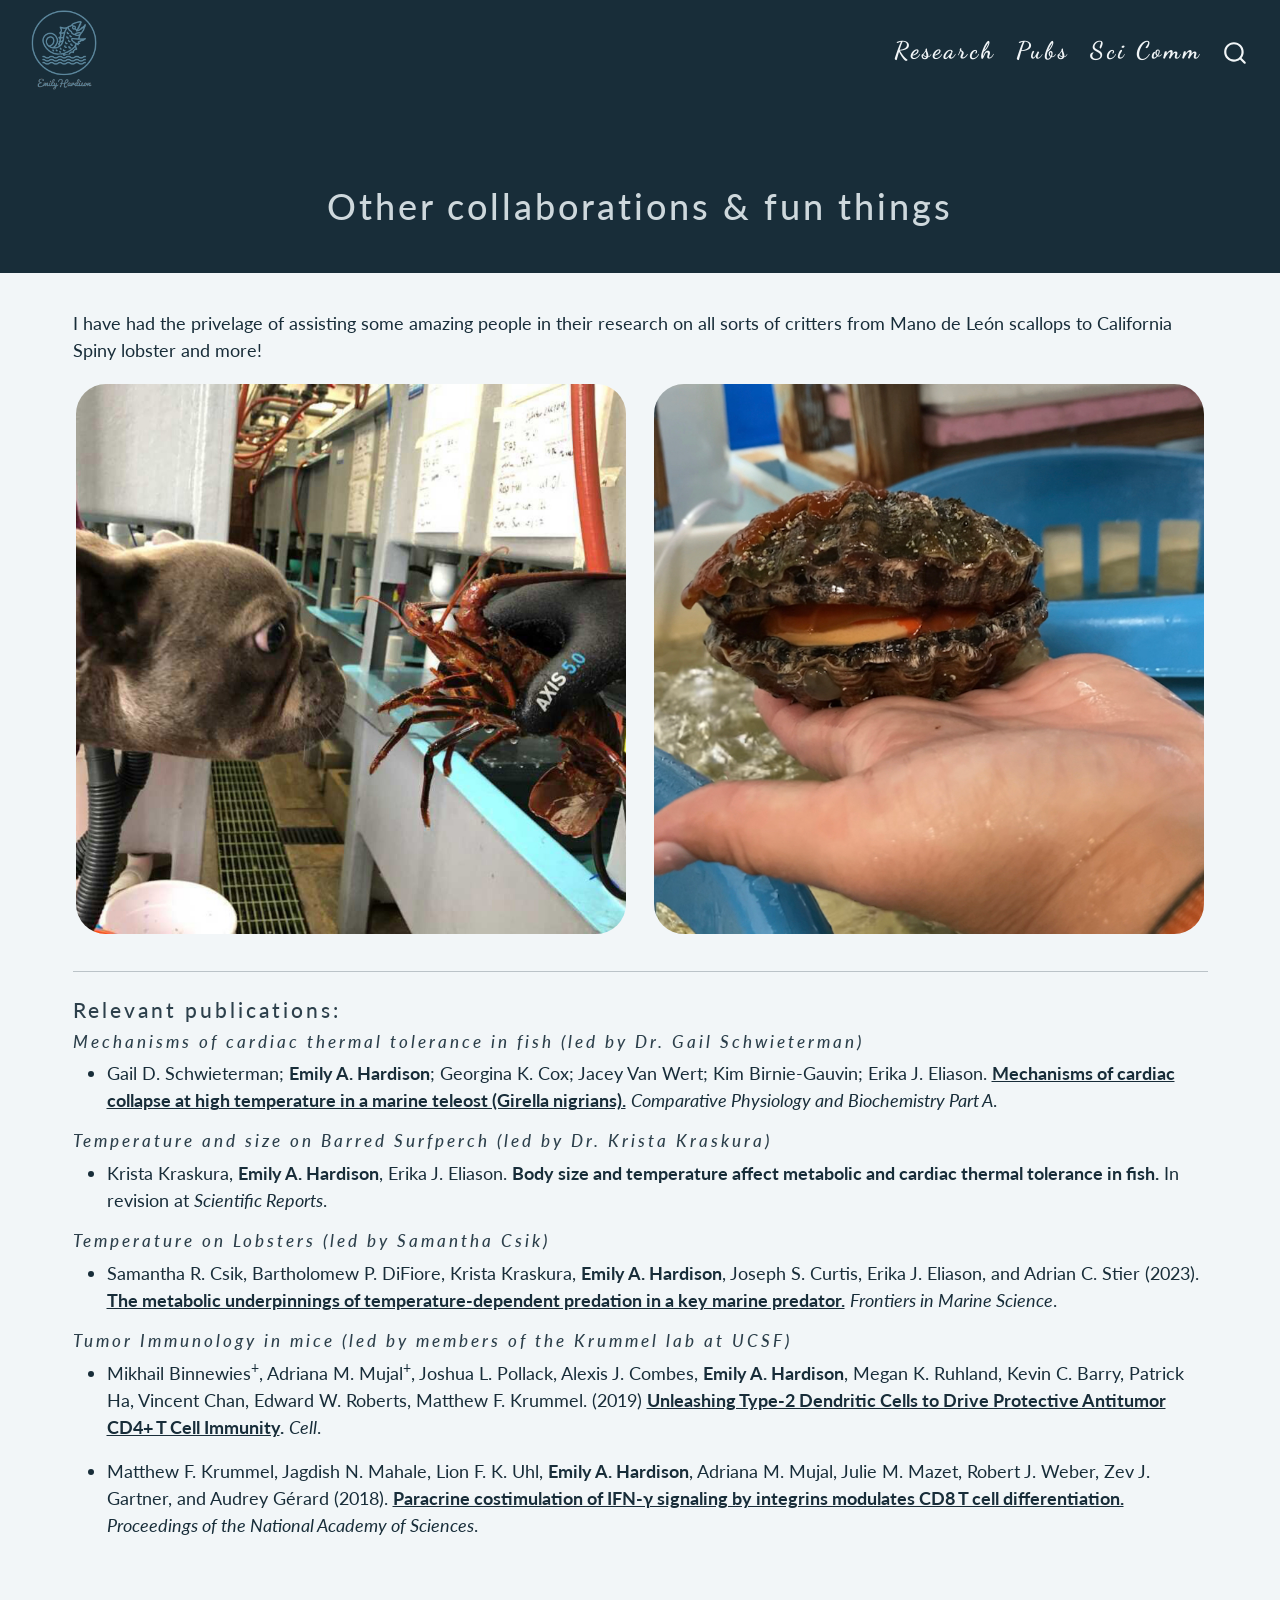
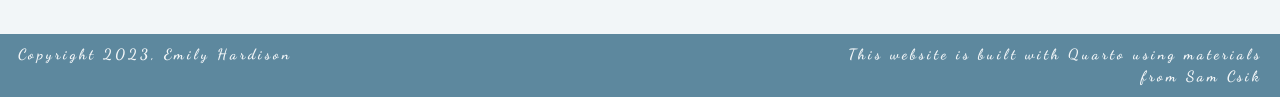
<file: docs/posts/d_collabs/index.html>
<!DOCTYPE html>
<html xmlns="http://www.w3.org/1999/xhtml" lang="en" xml:lang="en"><head>

<meta charset="utf-8">
<meta name="generator" content="quarto-1.3.433">

<meta name="viewport" content="width=device-width, initial-scale=1.0, user-scalable=yes">


<title></title>
<style>
code{white-space: pre-wrap;}
span.smallcaps{font-variant: small-caps;}
div.columns{display: flex; gap: min(4vw, 1.5em);}
div.column{flex: auto; overflow-x: auto;}
div.hanging-indent{margin-left: 1.5em; text-indent: -1.5em;}
ul.task-list{list-style: none;}
ul.task-list li input[type="checkbox"] {
  width: 0.8em;
  margin: 0 0.8em 0.2em -1em; /* quarto-specific, see https://github.com/quarto-dev/quarto-cli/issues/4556 */ 
  vertical-align: middle;
}
</style>


<script src="../../site_libs/quarto-nav/quarto-nav.js"></script>
<script src="../../site_libs/quarto-nav/headroom.min.js"></script>
<script src="../../site_libs/clipboard/clipboard.min.js"></script>
<script src="../../site_libs/quarto-search/autocomplete.umd.js"></script>
<script src="../../site_libs/quarto-search/fuse.min.js"></script>
<script src="../../site_libs/quarto-search/quarto-search.js"></script>
<meta name="quarto:offset" content="../../">
<script src="../../site_libs/quarto-html/quarto.js"></script>
<script src="../../site_libs/quarto-html/popper.min.js"></script>
<script src="../../site_libs/quarto-html/tippy.umd.min.js"></script>
<script src="../../site_libs/quarto-html/anchor.min.js"></script>
<link href="../../site_libs/quarto-html/tippy.css" rel="stylesheet">
<link href="../../site_libs/quarto-html/quarto-syntax-highlighting.css" rel="stylesheet" id="quarto-text-highlighting-styles">
<script src="../../site_libs/bootstrap/bootstrap.min.js"></script>
<link href="../../site_libs/bootstrap/bootstrap-icons.css" rel="stylesheet">
<link href="../../site_libs/bootstrap/bootstrap.min.css" rel="stylesheet" id="quarto-bootstrap" data-mode="light">
<script id="quarto-search-options" type="application/json">{
  "location": "navbar",
  "copy-button": false,
  "collapse-after": 3,
  "panel-placement": "end",
  "type": "overlay",
  "limit": 20,
  "language": {
    "search-no-results-text": "No results",
    "search-matching-documents-text": "matching documents",
    "search-copy-link-title": "Copy link to search",
    "search-hide-matches-text": "Hide additional matches",
    "search-more-match-text": "more match in this document",
    "search-more-matches-text": "more matches in this document",
    "search-clear-button-title": "Clear",
    "search-detached-cancel-button-title": "Cancel",
    "search-submit-button-title": "Submit",
    "search-label": "Search"
  }
}</script>
<script async="" src="https://www.googletagmanager.com/gtag/js?id=G-1GT62FMX5K"></script>

<script type="text/javascript">

window.dataLayer = window.dataLayer || [];
function gtag(){dataLayer.push(arguments);}
gtag('js', new Date());
gtag('config', 'G-1GT62FMX5K', { 'anonymize_ip': true});
</script>


</head>

<body class="nav-fixed">

<div id="quarto-search-results"></div>
  <header id="quarto-header" class="headroom fixed-top">
    <nav class="navbar navbar-expand-lg navbar-dark ">
      <div class="navbar-container container-fluid">
      <div class="navbar-brand-container">
    <a href="../../index.html" class="navbar-brand navbar-brand-logo">
    <img src="../../media/logo2.png" alt="" class="navbar-logo">
    </a>
  </div>
            <div id="quarto-search" class="" title="Search"></div>
          <button class="navbar-toggler" type="button" data-bs-toggle="collapse" data-bs-target="#navbarCollapse" aria-controls="navbarCollapse" aria-expanded="false" aria-label="Toggle navigation" onclick="if (window.quartoToggleHeadroom) { window.quartoToggleHeadroom(); }">
  <span class="navbar-toggler-icon"></span>
</button>
          <div class="collapse navbar-collapse" id="navbarCollapse">
            <ul class="navbar-nav navbar-nav-scroll ms-auto">
  <li class="nav-item">
    <a class="nav-link" href="../../posts.html" rel="" target="">
 <span class="menu-text">Research</span></a>
  </li>  
  <li class="nav-item">
    <a class="nav-link" href="../../publications.html" rel="" target="">
 <span class="menu-text">Pubs</span></a>
  </li>  
  <li class="nav-item">
    <a class="nav-link" href="../../sci_comm.html" rel="" target="">
 <span class="menu-text">Sci Comm</span></a>
  </li>  
</ul>
            <div class="quarto-navbar-tools">
</div>
          </div> <!-- /navcollapse -->
      </div> <!-- /container-fluid -->
    </nav>
</header>
<!-- content -->
<header id="title-block-header" class="quarto-title-block default page-columns page-full">
  <div class="quarto-title-banner page-columns page-full">
    <div class="quarto-title column-page">
      <h1 class="title"><center><br>
<h class="large-gray-text">Other collaborations &amp; fun things</h><br>
</center></h1>
                      </div>
  </div>
    
  
  <div class="quarto-title-meta">

      
    
      
    </div>
    
  
  </header><div id="quarto-content" class="quarto-container page-columns page-rows-contents page-layout-full page-navbar">
<!-- sidebar -->
<!-- margin-sidebar -->
    
<!-- main -->
<main class="content quarto-banner-title-block column-page" id="quarto-document-content">




<style>

#title-block-header {
  margin-block-end: 0rem;
  position: relative;
  margin-top: -1px;
  height: 75px;
}
.large-gray-text {
  letter-spacing: 3px;
  font-weight: 500;
  font-size: 36px; 
  color:  #e3ebef;
  //text-transform: uppercase;
}
</style>
<p>
</p>
<section id="section" class="level3">
<h3 class="anchored" data-anchor-id="section"></h3>
<p>I have had the privelage of assisting some amazing people in their research on all sorts of critters from Mano de León scallops to California Spiny lobster and more!</p>
<div class="quarto-layout-panel">
<div class="quarto-layout-row quarto-layout-valign-top">
<div class="image-container quarto-layout-cell" style="flex-basis: 50.0%;justify-content: center;">
<p><img src="dog_lobster.jpeg" alt="dog meets California Spiny Lobster" class="clickable-image" data-src="dog_lobster.jpeg" style="border-radius: 30px;"></p>
</div>
<div class="image-container quarto-layout-cell" style="flex-basis: 50.0%;justify-content: center;">
<p><img src="scallop.jpeg" alt="A scallop from Erica Ferrer's PhD project on Mano de León scallops in Baja California, Mexico" class="clickable-image" data-src="scallop.jpeg" style="border-radius: 30px;"></p>
</div>
</div>
</div>
<hr>
<section id="relevant-publications" class="level4">
<h4 class="anchored" data-anchor-id="relevant-publications">Relevant publications:</h4>
<section id="mechanisms-of-cardiac-thermal-tolerance-in-fish-led-by-dr.-gail-schwieterman" class="level6">
<h6 class="anchored" data-anchor-id="mechanisms-of-cardiac-thermal-tolerance-in-fish-led-by-dr.-gail-schwieterman"><em>Mechanisms of cardiac thermal tolerance in fish (led by Dr.&nbsp;Gail Schwieterman)</em></h6>
<ul>
<li>Gail D. Schwieterman; <strong>Emily A. Hardison</strong>; Georgina K. Cox; Jacey Van Wert; Kim Birnie-Gauvin; Erika J. Eliason. <a href="https://doi.org/10.1016/j.cbpa.2023.111512"><u><strong>Mechanisms of cardiac collapse at high temperature in a marine teleost (Girella nigrians).</strong></u></a> <em>Comparative Physiology and Biochemistry Part A</em>.</li>
</ul>
</section>
<section id="temperature-and-size-on-barred-surfperch-led-by-dr.-krista-kraskura" class="level6">
<h6 class="anchored" data-anchor-id="temperature-and-size-on-barred-surfperch-led-by-dr.-krista-kraskura"><em>Temperature and size on Barred Surfperch (led by Dr.&nbsp;Krista Kraskura)</em></h6>
<ul>
<li>Krista Kraskura, <strong>Emily A. Hardison</strong>, Erika J. Eliason. <strong>Body size and temperature affect metabolic and cardiac thermal tolerance in fish.</strong> In revision at <em>Scientific Reports</em>.</li>
</ul>
</section>
<section id="temperature-on-lobsters-led-by-samantha-csik" class="level6">
<h6 class="anchored" data-anchor-id="temperature-on-lobsters-led-by-samantha-csik"><em>Temperature on Lobsters (led by Samantha Csik)</em></h6>
<ul>
<li>Samantha R. Csik, Bartholomew P. DiFiore, Krista Kraskura, <strong>Emily A. Hardison</strong>, Joseph S. Curtis, Erika J. Eliason, and Adrian C. Stier (2023). <a href="https://doi.org/10.3389/fmars.2023.1072807"><u><strong>The metabolic underpinnings of temperature-dependent predation in a key marine predator.</strong></u></a> <em>Frontiers in Marine Science</em>.</li>
</ul>
</section>
<section id="tumor-immunology-in-mice-led-by-members-of-the-krummel-lab-at-ucsf" class="level6">
<h6 class="anchored" data-anchor-id="tumor-immunology-in-mice-led-by-members-of-the-krummel-lab-at-ucsf"><em>Tumor Immunology in mice (led by members of the Krummel lab at UCSF)</em></h6>
<ul>
<li><p>Mikhail Binnewies<sup>+</sup>, Adriana M. Mujal<sup>+</sup>, Joshua L. Pollack, Alexis J. Combes, <strong>Emily A. Hardison</strong>, Megan K. Ruhland, Kevin C. Barry, Patrick Ha, Vincent Chan, Edward W. Roberts, Matthew F. Krummel. (2019) <a href="https://doi.org/10.1016/J.CELL.2019.02.005"><u><strong>Unleashing Type-2 Dendritic Cells to Drive Protective Antitumor CD4+ T Cell Immunity</strong></u><strong>.</strong></a> <em>Cell</em>.</p></li>
<li><p>Matthew F. Krummel, Jagdish N. Mahale, Lion F. K. Uhl, <strong>Emily A. Hardison</strong>, Adriana M. Mujal, Julie M. Mazet, Robert J. Weber, Zev J. Gartner, and Audrey Gérard (2018). <a href="https://doi.org/10.1073/pnas.1804556115"><u><strong>Paracrine costimulation of IFN-γ signaling by integrins modulates CD8 T cell differentiation.</strong></u></a> <em>Proceedings of the National Academy of Sciences</em>.</p></li>
</ul>


</section>
</section>
</section>

</main> <!-- /main -->
<script id="quarto-html-after-body" type="application/javascript">
window.document.addEventListener("DOMContentLoaded", function (event) {
  const toggleBodyColorMode = (bsSheetEl) => {
    const mode = bsSheetEl.getAttribute("data-mode");
    const bodyEl = window.document.querySelector("body");
    if (mode === "dark") {
      bodyEl.classList.add("quarto-dark");
      bodyEl.classList.remove("quarto-light");
    } else {
      bodyEl.classList.add("quarto-light");
      bodyEl.classList.remove("quarto-dark");
    }
  }
  const toggleBodyColorPrimary = () => {
    const bsSheetEl = window.document.querySelector("link#quarto-bootstrap");
    if (bsSheetEl) {
      toggleBodyColorMode(bsSheetEl);
    }
  }
  toggleBodyColorPrimary();  
  const icon = "";
  const anchorJS = new window.AnchorJS();
  anchorJS.options = {
    placement: 'right',
    icon: icon
  };
  anchorJS.add('.anchored');
  const isCodeAnnotation = (el) => {
    for (const clz of el.classList) {
      if (clz.startsWith('code-annotation-')) {                     
        return true;
      }
    }
    return false;
  }
  const clipboard = new window.ClipboardJS('.code-copy-button', {
    text: function(trigger) {
      const codeEl = trigger.previousElementSibling.cloneNode(true);
      for (const childEl of codeEl.children) {
        if (isCodeAnnotation(childEl)) {
          childEl.remove();
        }
      }
      return codeEl.innerText;
    }
  });
  clipboard.on('success', function(e) {
    // button target
    const button = e.trigger;
    // don't keep focus
    button.blur();
    // flash "checked"
    button.classList.add('code-copy-button-checked');
    var currentTitle = button.getAttribute("title");
    button.setAttribute("title", "Copied!");
    let tooltip;
    if (window.bootstrap) {
      button.setAttribute("data-bs-toggle", "tooltip");
      button.setAttribute("data-bs-placement", "left");
      button.setAttribute("data-bs-title", "Copied!");
      tooltip = new bootstrap.Tooltip(button, 
        { trigger: "manual", 
          customClass: "code-copy-button-tooltip",
          offset: [0, -8]});
      tooltip.show();    
    }
    setTimeout(function() {
      if (tooltip) {
        tooltip.hide();
        button.removeAttribute("data-bs-title");
        button.removeAttribute("data-bs-toggle");
        button.removeAttribute("data-bs-placement");
      }
      button.setAttribute("title", currentTitle);
      button.classList.remove('code-copy-button-checked');
    }, 1000);
    // clear code selection
    e.clearSelection();
  });
  function tippyHover(el, contentFn) {
    const config = {
      allowHTML: true,
      content: contentFn,
      maxWidth: 500,
      delay: 100,
      arrow: false,
      appendTo: function(el) {
          return el.parentElement;
      },
      interactive: true,
      interactiveBorder: 10,
      theme: 'quarto',
      placement: 'bottom-start'
    };
    window.tippy(el, config); 
  }
  const noterefs = window.document.querySelectorAll('a[role="doc-noteref"]');
  for (var i=0; i<noterefs.length; i++) {
    const ref = noterefs[i];
    tippyHover(ref, function() {
      // use id or data attribute instead here
      let href = ref.getAttribute('data-footnote-href') || ref.getAttribute('href');
      try { href = new URL(href).hash; } catch {}
      const id = href.replace(/^#\/?/, "");
      const note = window.document.getElementById(id);
      return note.innerHTML;
    });
  }
      let selectedAnnoteEl;
      const selectorForAnnotation = ( cell, annotation) => {
        let cellAttr = 'data-code-cell="' + cell + '"';
        let lineAttr = 'data-code-annotation="' +  annotation + '"';
        const selector = 'span[' + cellAttr + '][' + lineAttr + ']';
        return selector;
      }
      const selectCodeLines = (annoteEl) => {
        const doc = window.document;
        const targetCell = annoteEl.getAttribute("data-target-cell");
        const targetAnnotation = annoteEl.getAttribute("data-target-annotation");
        const annoteSpan = window.document.querySelector(selectorForAnnotation(targetCell, targetAnnotation));
        const lines = annoteSpan.getAttribute("data-code-lines").split(",");
        const lineIds = lines.map((line) => {
          return targetCell + "-" + line;
        })
        let top = null;
        let height = null;
        let parent = null;
        if (lineIds.length > 0) {
            //compute the position of the single el (top and bottom and make a div)
            const el = window.document.getElementById(lineIds[0]);
            top = el.offsetTop;
            height = el.offsetHeight;
            parent = el.parentElement.parentElement;
          if (lineIds.length > 1) {
            const lastEl = window.document.getElementById(lineIds[lineIds.length - 1]);
            const bottom = lastEl.offsetTop + lastEl.offsetHeight;
            height = bottom - top;
          }
          if (top !== null && height !== null && parent !== null) {
            // cook up a div (if necessary) and position it 
            let div = window.document.getElementById("code-annotation-line-highlight");
            if (div === null) {
              div = window.document.createElement("div");
              div.setAttribute("id", "code-annotation-line-highlight");
              div.style.position = 'absolute';
              parent.appendChild(div);
            }
            div.style.top = top - 2 + "px";
            div.style.height = height + 4 + "px";
            let gutterDiv = window.document.getElementById("code-annotation-line-highlight-gutter");
            if (gutterDiv === null) {
              gutterDiv = window.document.createElement("div");
              gutterDiv.setAttribute("id", "code-annotation-line-highlight-gutter");
              gutterDiv.style.position = 'absolute';
              const codeCell = window.document.getElementById(targetCell);
              const gutter = codeCell.querySelector('.code-annotation-gutter');
              gutter.appendChild(gutterDiv);
            }
            gutterDiv.style.top = top - 2 + "px";
            gutterDiv.style.height = height + 4 + "px";
          }
          selectedAnnoteEl = annoteEl;
        }
      };
      const unselectCodeLines = () => {
        const elementsIds = ["code-annotation-line-highlight", "code-annotation-line-highlight-gutter"];
        elementsIds.forEach((elId) => {
          const div = window.document.getElementById(elId);
          if (div) {
            div.remove();
          }
        });
        selectedAnnoteEl = undefined;
      };
      // Attach click handler to the DT
      const annoteDls = window.document.querySelectorAll('dt[data-target-cell]');
      for (const annoteDlNode of annoteDls) {
        annoteDlNode.addEventListener('click', (event) => {
          const clickedEl = event.target;
          if (clickedEl !== selectedAnnoteEl) {
            unselectCodeLines();
            const activeEl = window.document.querySelector('dt[data-target-cell].code-annotation-active');
            if (activeEl) {
              activeEl.classList.remove('code-annotation-active');
            }
            selectCodeLines(clickedEl);
            clickedEl.classList.add('code-annotation-active');
          } else {
            // Unselect the line
            unselectCodeLines();
            clickedEl.classList.remove('code-annotation-active');
          }
        });
      }
  const findCites = (el) => {
    const parentEl = el.parentElement;
    if (parentEl) {
      const cites = parentEl.dataset.cites;
      if (cites) {
        return {
          el,
          cites: cites.split(' ')
        };
      } else {
        return findCites(el.parentElement)
      }
    } else {
      return undefined;
    }
  };
  var bibliorefs = window.document.querySelectorAll('a[role="doc-biblioref"]');
  for (var i=0; i<bibliorefs.length; i++) {
    const ref = bibliorefs[i];
    const citeInfo = findCites(ref);
    if (citeInfo) {
      tippyHover(citeInfo.el, function() {
        var popup = window.document.createElement('div');
        citeInfo.cites.forEach(function(cite) {
          var citeDiv = window.document.createElement('div');
          citeDiv.classList.add('hanging-indent');
          citeDiv.classList.add('csl-entry');
          var biblioDiv = window.document.getElementById('ref-' + cite);
          if (biblioDiv) {
            citeDiv.innerHTML = biblioDiv.innerHTML;
          }
          popup.appendChild(citeDiv);
        });
        return popup.innerHTML;
      });
    }
  }
});
</script>
</div> <!-- /content -->
<footer class="footer">
  <div class="nav-footer">
    <div class="nav-footer-left">Copyright 2023, Emily Hardison</div>   
    <div class="nav-footer-center">
      &nbsp;
    </div>
    <div class="nav-footer-right">This website is built with <a href="https://quarto.org/">Quarto</a> using materials from <a href="https://samanthacsik.github.io/">Sam Csik</a></div>
  </div>
</footer>



</body></html>
</file>
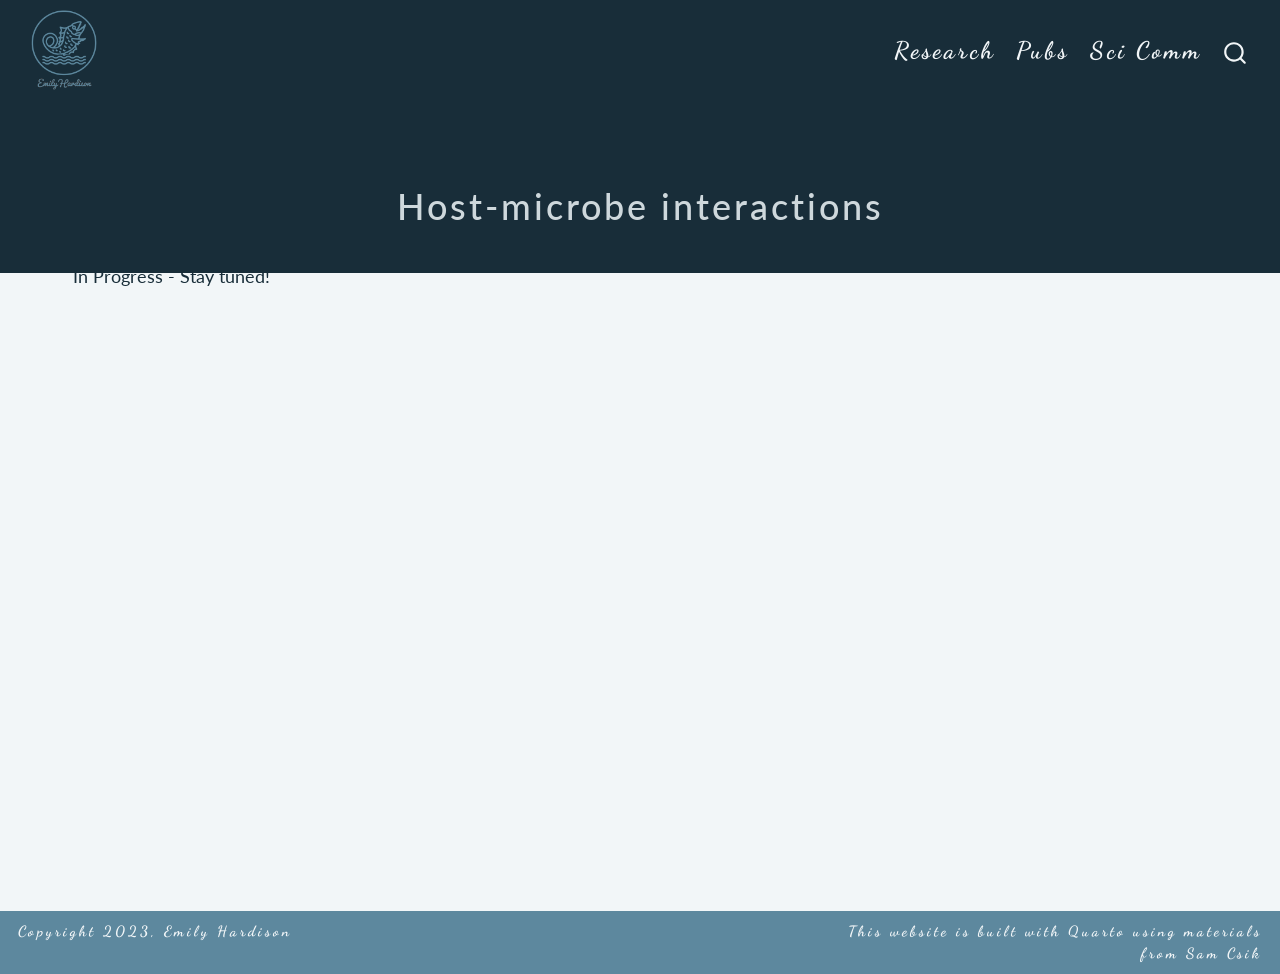
<file: docs/posts/e_microbiome/index.html>
<!DOCTYPE html>
<html xmlns="http://www.w3.org/1999/xhtml" lang="en" xml:lang="en"><head>

<meta charset="utf-8">
<meta name="generator" content="quarto-1.3.433">

<meta name="viewport" content="width=device-width, initial-scale=1.0, user-scalable=yes">


<title></title>
<style>
code{white-space: pre-wrap;}
span.smallcaps{font-variant: small-caps;}
div.columns{display: flex; gap: min(4vw, 1.5em);}
div.column{flex: auto; overflow-x: auto;}
div.hanging-indent{margin-left: 1.5em; text-indent: -1.5em;}
ul.task-list{list-style: none;}
ul.task-list li input[type="checkbox"] {
  width: 0.8em;
  margin: 0 0.8em 0.2em -1em; /* quarto-specific, see https://github.com/quarto-dev/quarto-cli/issues/4556 */ 
  vertical-align: middle;
}
</style>


<script src="../../site_libs/quarto-nav/quarto-nav.js"></script>
<script src="../../site_libs/quarto-nav/headroom.min.js"></script>
<script src="../../site_libs/clipboard/clipboard.min.js"></script>
<script src="../../site_libs/quarto-search/autocomplete.umd.js"></script>
<script src="../../site_libs/quarto-search/fuse.min.js"></script>
<script src="../../site_libs/quarto-search/quarto-search.js"></script>
<meta name="quarto:offset" content="../../">
<script src="../../site_libs/quarto-html/quarto.js"></script>
<script src="../../site_libs/quarto-html/popper.min.js"></script>
<script src="../../site_libs/quarto-html/tippy.umd.min.js"></script>
<script src="../../site_libs/quarto-html/anchor.min.js"></script>
<link href="../../site_libs/quarto-html/tippy.css" rel="stylesheet">
<link href="../../site_libs/quarto-html/quarto-syntax-highlighting.css" rel="stylesheet" id="quarto-text-highlighting-styles">
<script src="../../site_libs/bootstrap/bootstrap.min.js"></script>
<link href="../../site_libs/bootstrap/bootstrap-icons.css" rel="stylesheet">
<link href="../../site_libs/bootstrap/bootstrap.min.css" rel="stylesheet" id="quarto-bootstrap" data-mode="light">
<script id="quarto-search-options" type="application/json">{
  "location": "navbar",
  "copy-button": false,
  "collapse-after": 3,
  "panel-placement": "end",
  "type": "overlay",
  "limit": 20,
  "language": {
    "search-no-results-text": "No results",
    "search-matching-documents-text": "matching documents",
    "search-copy-link-title": "Copy link to search",
    "search-hide-matches-text": "Hide additional matches",
    "search-more-match-text": "more match in this document",
    "search-more-matches-text": "more matches in this document",
    "search-clear-button-title": "Clear",
    "search-detached-cancel-button-title": "Cancel",
    "search-submit-button-title": "Submit",
    "search-label": "Search"
  }
}</script>
<script async="" src="https://www.googletagmanager.com/gtag/js?id=G-1GT62FMX5K"></script>

<script type="text/javascript">

window.dataLayer = window.dataLayer || [];
function gtag(){dataLayer.push(arguments);}
gtag('js', new Date());
gtag('config', 'G-1GT62FMX5K', { 'anonymize_ip': true});
</script>


</head>

<body class="nav-fixed">

<div id="quarto-search-results"></div>
  <header id="quarto-header" class="headroom fixed-top">
    <nav class="navbar navbar-expand-lg navbar-dark ">
      <div class="navbar-container container-fluid">
      <div class="navbar-brand-container">
    <a href="../../index.html" class="navbar-brand navbar-brand-logo">
    <img src="../../media/logo2.png" alt="" class="navbar-logo">
    </a>
  </div>
            <div id="quarto-search" class="" title="Search"></div>
          <button class="navbar-toggler" type="button" data-bs-toggle="collapse" data-bs-target="#navbarCollapse" aria-controls="navbarCollapse" aria-expanded="false" aria-label="Toggle navigation" onclick="if (window.quartoToggleHeadroom) { window.quartoToggleHeadroom(); }">
  <span class="navbar-toggler-icon"></span>
</button>
          <div class="collapse navbar-collapse" id="navbarCollapse">
            <ul class="navbar-nav navbar-nav-scroll ms-auto">
  <li class="nav-item">
    <a class="nav-link" href="../../posts.html" rel="" target="">
 <span class="menu-text">Research</span></a>
  </li>  
  <li class="nav-item">
    <a class="nav-link" href="../../publications.html" rel="" target="">
 <span class="menu-text">Pubs</span></a>
  </li>  
  <li class="nav-item">
    <a class="nav-link" href="../../sci_comm.html" rel="" target="">
 <span class="menu-text">Sci Comm</span></a>
  </li>  
</ul>
            <div class="quarto-navbar-tools">
</div>
          </div> <!-- /navcollapse -->
      </div> <!-- /container-fluid -->
    </nav>
</header>
<!-- content -->
<header id="title-block-header" class="quarto-title-block default page-columns page-full">
  <div class="quarto-title-banner page-columns page-full">
    <div class="quarto-title column-page">
      <h1 class="title"><center><br>
<h class="large-gray-text">Host-microbe interactions</h><br>
</center></h1>
                      </div>
  </div>
    
  
  <div class="quarto-title-meta">

      
    
      
    </div>
    
  
  </header><div id="quarto-content" class="quarto-container page-columns page-rows-contents page-layout-full page-navbar">
<!-- sidebar -->
<!-- margin-sidebar -->
    
<!-- main -->
<main class="content quarto-banner-title-block column-page" id="quarto-document-content">




<style>

#title-block-header {
  margin-block-end: 0rem;
  position: relative;
  margin-top: -1px;
  height: 75px;
}
.large-gray-text {
  letter-spacing: 3px;
  font-weight: 500;
  font-size: 36px; 
  color:  #e3ebef;
  //text-transform: uppercase;
}
</style>
<p>
</p>
<p>In Progress - Stay tuned!</p>



</main> <!-- /main -->
<script id="quarto-html-after-body" type="application/javascript">
window.document.addEventListener("DOMContentLoaded", function (event) {
  const toggleBodyColorMode = (bsSheetEl) => {
    const mode = bsSheetEl.getAttribute("data-mode");
    const bodyEl = window.document.querySelector("body");
    if (mode === "dark") {
      bodyEl.classList.add("quarto-dark");
      bodyEl.classList.remove("quarto-light");
    } else {
      bodyEl.classList.add("quarto-light");
      bodyEl.classList.remove("quarto-dark");
    }
  }
  const toggleBodyColorPrimary = () => {
    const bsSheetEl = window.document.querySelector("link#quarto-bootstrap");
    if (bsSheetEl) {
      toggleBodyColorMode(bsSheetEl);
    }
  }
  toggleBodyColorPrimary();  
  const icon = "";
  const anchorJS = new window.AnchorJS();
  anchorJS.options = {
    placement: 'right',
    icon: icon
  };
  anchorJS.add('.anchored');
  const isCodeAnnotation = (el) => {
    for (const clz of el.classList) {
      if (clz.startsWith('code-annotation-')) {                     
        return true;
      }
    }
    return false;
  }
  const clipboard = new window.ClipboardJS('.code-copy-button', {
    text: function(trigger) {
      const codeEl = trigger.previousElementSibling.cloneNode(true);
      for (const childEl of codeEl.children) {
        if (isCodeAnnotation(childEl)) {
          childEl.remove();
        }
      }
      return codeEl.innerText;
    }
  });
  clipboard.on('success', function(e) {
    // button target
    const button = e.trigger;
    // don't keep focus
    button.blur();
    // flash "checked"
    button.classList.add('code-copy-button-checked');
    var currentTitle = button.getAttribute("title");
    button.setAttribute("title", "Copied!");
    let tooltip;
    if (window.bootstrap) {
      button.setAttribute("data-bs-toggle", "tooltip");
      button.setAttribute("data-bs-placement", "left");
      button.setAttribute("data-bs-title", "Copied!");
      tooltip = new bootstrap.Tooltip(button, 
        { trigger: "manual", 
          customClass: "code-copy-button-tooltip",
          offset: [0, -8]});
      tooltip.show();    
    }
    setTimeout(function() {
      if (tooltip) {
        tooltip.hide();
        button.removeAttribute("data-bs-title");
        button.removeAttribute("data-bs-toggle");
        button.removeAttribute("data-bs-placement");
      }
      button.setAttribute("title", currentTitle);
      button.classList.remove('code-copy-button-checked');
    }, 1000);
    // clear code selection
    e.clearSelection();
  });
  function tippyHover(el, contentFn) {
    const config = {
      allowHTML: true,
      content: contentFn,
      maxWidth: 500,
      delay: 100,
      arrow: false,
      appendTo: function(el) {
          return el.parentElement;
      },
      interactive: true,
      interactiveBorder: 10,
      theme: 'quarto',
      placement: 'bottom-start'
    };
    window.tippy(el, config); 
  }
  const noterefs = window.document.querySelectorAll('a[role="doc-noteref"]');
  for (var i=0; i<noterefs.length; i++) {
    const ref = noterefs[i];
    tippyHover(ref, function() {
      // use id or data attribute instead here
      let href = ref.getAttribute('data-footnote-href') || ref.getAttribute('href');
      try { href = new URL(href).hash; } catch {}
      const id = href.replace(/^#\/?/, "");
      const note = window.document.getElementById(id);
      return note.innerHTML;
    });
  }
      let selectedAnnoteEl;
      const selectorForAnnotation = ( cell, annotation) => {
        let cellAttr = 'data-code-cell="' + cell + '"';
        let lineAttr = 'data-code-annotation="' +  annotation + '"';
        const selector = 'span[' + cellAttr + '][' + lineAttr + ']';
        return selector;
      }
      const selectCodeLines = (annoteEl) => {
        const doc = window.document;
        const targetCell = annoteEl.getAttribute("data-target-cell");
        const targetAnnotation = annoteEl.getAttribute("data-target-annotation");
        const annoteSpan = window.document.querySelector(selectorForAnnotation(targetCell, targetAnnotation));
        const lines = annoteSpan.getAttribute("data-code-lines").split(",");
        const lineIds = lines.map((line) => {
          return targetCell + "-" + line;
        })
        let top = null;
        let height = null;
        let parent = null;
        if (lineIds.length > 0) {
            //compute the position of the single el (top and bottom and make a div)
            const el = window.document.getElementById(lineIds[0]);
            top = el.offsetTop;
            height = el.offsetHeight;
            parent = el.parentElement.parentElement;
          if (lineIds.length > 1) {
            const lastEl = window.document.getElementById(lineIds[lineIds.length - 1]);
            const bottom = lastEl.offsetTop + lastEl.offsetHeight;
            height = bottom - top;
          }
          if (top !== null && height !== null && parent !== null) {
            // cook up a div (if necessary) and position it 
            let div = window.document.getElementById("code-annotation-line-highlight");
            if (div === null) {
              div = window.document.createElement("div");
              div.setAttribute("id", "code-annotation-line-highlight");
              div.style.position = 'absolute';
              parent.appendChild(div);
            }
            div.style.top = top - 2 + "px";
            div.style.height = height + 4 + "px";
            let gutterDiv = window.document.getElementById("code-annotation-line-highlight-gutter");
            if (gutterDiv === null) {
              gutterDiv = window.document.createElement("div");
              gutterDiv.setAttribute("id", "code-annotation-line-highlight-gutter");
              gutterDiv.style.position = 'absolute';
              const codeCell = window.document.getElementById(targetCell);
              const gutter = codeCell.querySelector('.code-annotation-gutter');
              gutter.appendChild(gutterDiv);
            }
            gutterDiv.style.top = top - 2 + "px";
            gutterDiv.style.height = height + 4 + "px";
          }
          selectedAnnoteEl = annoteEl;
        }
      };
      const unselectCodeLines = () => {
        const elementsIds = ["code-annotation-line-highlight", "code-annotation-line-highlight-gutter"];
        elementsIds.forEach((elId) => {
          const div = window.document.getElementById(elId);
          if (div) {
            div.remove();
          }
        });
        selectedAnnoteEl = undefined;
      };
      // Attach click handler to the DT
      const annoteDls = window.document.querySelectorAll('dt[data-target-cell]');
      for (const annoteDlNode of annoteDls) {
        annoteDlNode.addEventListener('click', (event) => {
          const clickedEl = event.target;
          if (clickedEl !== selectedAnnoteEl) {
            unselectCodeLines();
            const activeEl = window.document.querySelector('dt[data-target-cell].code-annotation-active');
            if (activeEl) {
              activeEl.classList.remove('code-annotation-active');
            }
            selectCodeLines(clickedEl);
            clickedEl.classList.add('code-annotation-active');
          } else {
            // Unselect the line
            unselectCodeLines();
            clickedEl.classList.remove('code-annotation-active');
          }
        });
      }
  const findCites = (el) => {
    const parentEl = el.parentElement;
    if (parentEl) {
      const cites = parentEl.dataset.cites;
      if (cites) {
        return {
          el,
          cites: cites.split(' ')
        };
      } else {
        return findCites(el.parentElement)
      }
    } else {
      return undefined;
    }
  };
  var bibliorefs = window.document.querySelectorAll('a[role="doc-biblioref"]');
  for (var i=0; i<bibliorefs.length; i++) {
    const ref = bibliorefs[i];
    const citeInfo = findCites(ref);
    if (citeInfo) {
      tippyHover(citeInfo.el, function() {
        var popup = window.document.createElement('div');
        citeInfo.cites.forEach(function(cite) {
          var citeDiv = window.document.createElement('div');
          citeDiv.classList.add('hanging-indent');
          citeDiv.classList.add('csl-entry');
          var biblioDiv = window.document.getElementById('ref-' + cite);
          if (biblioDiv) {
            citeDiv.innerHTML = biblioDiv.innerHTML;
          }
          popup.appendChild(citeDiv);
        });
        return popup.innerHTML;
      });
    }
  }
});
</script>
</div> <!-- /content -->
<footer class="footer">
  <div class="nav-footer">
    <div class="nav-footer-left">Copyright 2023, Emily Hardison</div>   
    <div class="nav-footer-center">
      &nbsp;
    </div>
    <div class="nav-footer-right">This website is built with <a href="https://quarto.org/">Quarto</a> using materials from <a href="https://samanthacsik.github.io/">Sam Csik</a></div>
  </div>
</footer>



</body></html>
</file>
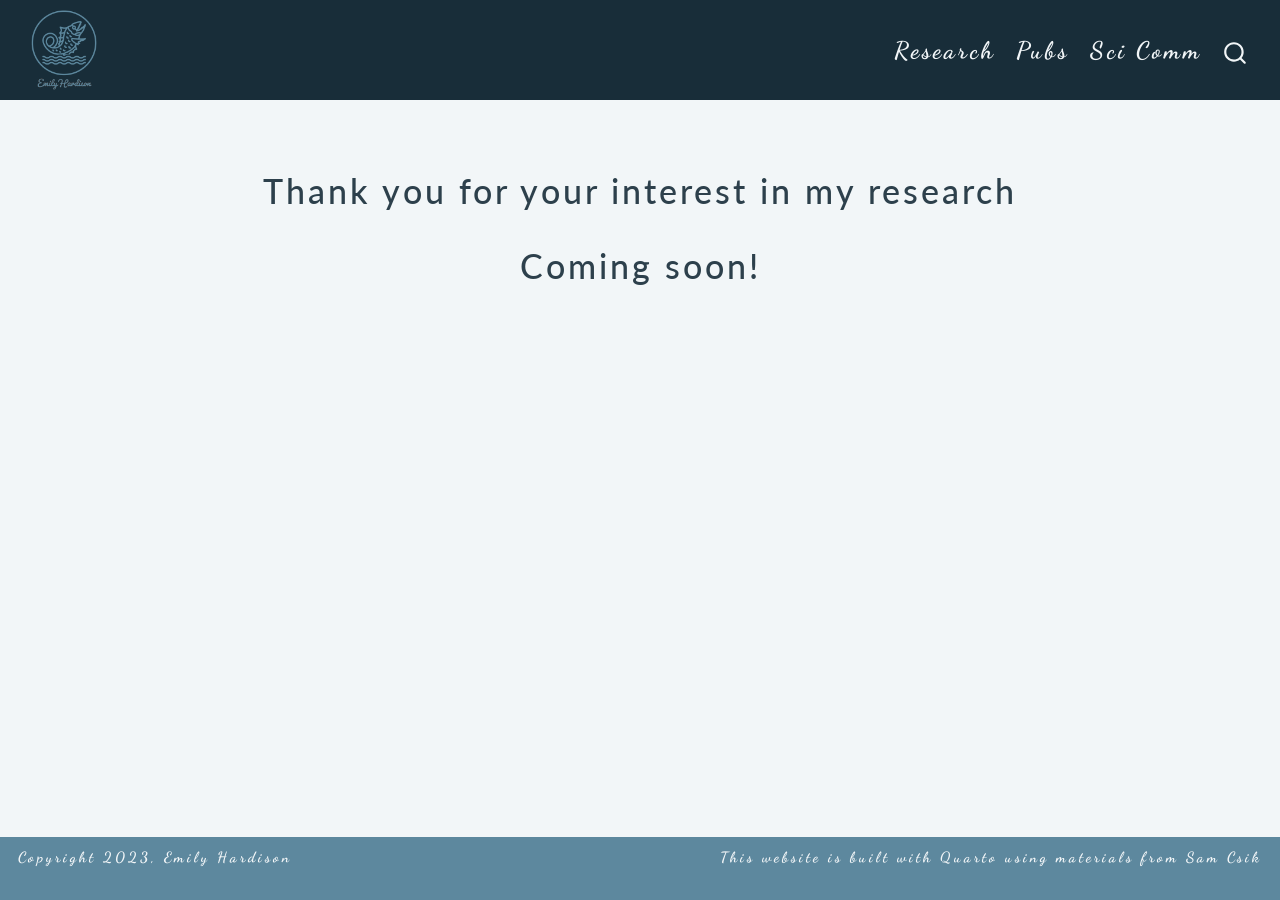
<file: docs/about 2.html>
<!DOCTYPE html>
<html xmlns="http://www.w3.org/1999/xhtml" lang="en" xml:lang="en"><head>

<meta charset="utf-8">
<meta name="generator" content="quarto-1.2.335">

<meta name="viewport" content="width=device-width, initial-scale=1.0, user-scalable=yes">


<title>Thank you for your interest in my research</title>
<style>
code{white-space: pre-wrap;}
span.smallcaps{font-variant: small-caps;}
div.columns{display: flex; gap: min(4vw, 1.5em);}
div.column{flex: auto; overflow-x: auto;}
div.hanging-indent{margin-left: 1.5em; text-indent: -1.5em;}
ul.task-list{list-style: none;}
ul.task-list li input[type="checkbox"] {
  width: 0.8em;
  margin: 0 0.8em 0.2em -1.6em;
  vertical-align: middle;
}
</style>


<script src="site_libs/quarto-nav/quarto-nav.js"></script>
<script src="site_libs/quarto-nav/headroom.min.js"></script>
<script src="site_libs/clipboard/clipboard.min.js"></script>
<script src="site_libs/quarto-search/autocomplete.umd.js"></script>
<script src="site_libs/quarto-search/fuse.min.js"></script>
<script src="site_libs/quarto-search/quarto-search.js"></script>
<meta name="quarto:offset" content="./">
<script src="site_libs/quarto-html/quarto.js"></script>
<script src="site_libs/quarto-html/popper.min.js"></script>
<script src="site_libs/quarto-html/tippy.umd.min.js"></script>
<script src="site_libs/quarto-html/anchor.min.js"></script>
<link href="site_libs/quarto-html/tippy.css" rel="stylesheet">
<link href="site_libs/quarto-html/quarto-syntax-highlighting.css" rel="stylesheet" id="quarto-text-highlighting-styles">
<script src="site_libs/bootstrap/bootstrap.min.js"></script>
<link href="site_libs/bootstrap/bootstrap-icons.css" rel="stylesheet">
<link href="site_libs/bootstrap/bootstrap.min.css" rel="stylesheet" id="quarto-bootstrap" data-mode="light">
<script id="quarto-search-options" type="application/json">{
  "location": "navbar",
  "copy-button": false,
  "collapse-after": 3,
  "panel-placement": "end",
  "type": "overlay",
  "limit": 20,
  "language": {
    "search-no-results-text": "No results",
    "search-matching-documents-text": "matching documents",
    "search-copy-link-title": "Copy link to search",
    "search-hide-matches-text": "Hide additional matches",
    "search-more-match-text": "more match in this document",
    "search-more-matches-text": "more matches in this document",
    "search-clear-button-title": "Clear",
    "search-detached-cancel-button-title": "Cancel",
    "search-submit-button-title": "Submit"
  }
}</script>
<script async="" src="https://www.googletagmanager.com/gtag/js?id=G-1GT62FMX5K"></script>

<script type="text/javascript">

window.dataLayer = window.dataLayer || [];
function gtag(){dataLayer.push(arguments);}
gtag('js', new Date());
gtag('config', 'G-1GT62FMX5K', { 'anonymize_ip': true});
</script>


</head>

<body class="nav-fixed">

<div id="quarto-search-results"></div>
  <header id="quarto-header" class="headroom fixed-top">
    <nav class="navbar navbar-expand-lg navbar-dark ">
      <div class="navbar-container container-fluid">
      <div class="navbar-brand-container">
    <a href="./index.html" class="navbar-brand navbar-brand-logo">
    <img src="./media/logo2.png" alt="" class="navbar-logo">
    </a>
  </div>
          <button class="navbar-toggler" type="button" data-bs-toggle="collapse" data-bs-target="#navbarCollapse" aria-controls="navbarCollapse" aria-expanded="false" aria-label="Toggle navigation" onclick="if (window.quartoToggleHeadroom) { window.quartoToggleHeadroom(); }">
  <span class="navbar-toggler-icon"></span>
</button>
          <div class="collapse navbar-collapse" id="navbarCollapse">
            <ul class="navbar-nav navbar-nav-scroll ms-auto">
  <li class="nav-item">
    <a class="nav-link" href="./posts.html">
 <span class="menu-text">Research</span></a>
  </li>  
  <li class="nav-item">
    <a class="nav-link" href="./publications.html">
 <span class="menu-text">Pubs</span></a>
  </li>  
  <li class="nav-item">
    <a class="nav-link" href="./sci_comm.html">
 <span class="menu-text">Sci Comm</span></a>
  </li>  
</ul>
              <div id="quarto-search" class="" title="Search"></div>
          </div> <!-- /navcollapse -->
      </div> <!-- /container-fluid -->
    </nav>
</header>
<!-- content -->
<div id="quarto-content" class="quarto-container page-columns page-rows-contents page-layout-full page-navbar">
<!-- sidebar -->
<!-- margin-sidebar -->
    
<!-- main -->
<main class="content column-page" id="quarto-document-content">

<header id="title-block-header" class="quarto-title-block default">
<div class="quarto-title">
<h1 class="title">Thank you for your interest in my research</h1>
</div>



<div class="quarto-title-meta">

    
  
    
  </div>
  

</header>

<section id="coming-soon" class="level1">
<h1>Coming soon!</h1>


</section>

</main> <!-- /main -->
<script id="quarto-html-after-body" type="application/javascript">
window.document.addEventListener("DOMContentLoaded", function (event) {
  const toggleBodyColorMode = (bsSheetEl) => {
    const mode = bsSheetEl.getAttribute("data-mode");
    const bodyEl = window.document.querySelector("body");
    if (mode === "dark") {
      bodyEl.classList.add("quarto-dark");
      bodyEl.classList.remove("quarto-light");
    } else {
      bodyEl.classList.add("quarto-light");
      bodyEl.classList.remove("quarto-dark");
    }
  }
  const toggleBodyColorPrimary = () => {
    const bsSheetEl = window.document.querySelector("link#quarto-bootstrap");
    if (bsSheetEl) {
      toggleBodyColorMode(bsSheetEl);
    }
  }
  toggleBodyColorPrimary();  
  const icon = "";
  const anchorJS = new window.AnchorJS();
  anchorJS.options = {
    placement: 'right',
    icon: icon
  };
  anchorJS.add('.anchored');
  const clipboard = new window.ClipboardJS('.code-copy-button', {
    target: function(trigger) {
      return trigger.previousElementSibling;
    }
  });
  clipboard.on('success', function(e) {
    // button target
    const button = e.trigger;
    // don't keep focus
    button.blur();
    // flash "checked"
    button.classList.add('code-copy-button-checked');
    var currentTitle = button.getAttribute("title");
    button.setAttribute("title", "Copied!");
    let tooltip;
    if (window.bootstrap) {
      button.setAttribute("data-bs-toggle", "tooltip");
      button.setAttribute("data-bs-placement", "left");
      button.setAttribute("data-bs-title", "Copied!");
      tooltip = new bootstrap.Tooltip(button, 
        { trigger: "manual", 
          customClass: "code-copy-button-tooltip",
          offset: [0, -8]});
      tooltip.show();    
    }
    setTimeout(function() {
      if (tooltip) {
        tooltip.hide();
        button.removeAttribute("data-bs-title");
        button.removeAttribute("data-bs-toggle");
        button.removeAttribute("data-bs-placement");
      }
      button.setAttribute("title", currentTitle);
      button.classList.remove('code-copy-button-checked');
    }, 1000);
    // clear code selection
    e.clearSelection();
  });
  function tippyHover(el, contentFn) {
    const config = {
      allowHTML: true,
      content: contentFn,
      maxWidth: 500,
      delay: 100,
      arrow: false,
      appendTo: function(el) {
          return el.parentElement;
      },
      interactive: true,
      interactiveBorder: 10,
      theme: 'quarto',
      placement: 'bottom-start'
    };
    window.tippy(el, config); 
  }
  const noterefs = window.document.querySelectorAll('a[role="doc-noteref"]');
  for (var i=0; i<noterefs.length; i++) {
    const ref = noterefs[i];
    tippyHover(ref, function() {
      // use id or data attribute instead here
      let href = ref.getAttribute('data-footnote-href') || ref.getAttribute('href');
      try { href = new URL(href).hash; } catch {}
      const id = href.replace(/^#\/?/, "");
      const note = window.document.getElementById(id);
      return note.innerHTML;
    });
  }
  const findCites = (el) => {
    const parentEl = el.parentElement;
    if (parentEl) {
      const cites = parentEl.dataset.cites;
      if (cites) {
        return {
          el,
          cites: cites.split(' ')
        };
      } else {
        return findCites(el.parentElement)
      }
    } else {
      return undefined;
    }
  };
  var bibliorefs = window.document.querySelectorAll('a[role="doc-biblioref"]');
  for (var i=0; i<bibliorefs.length; i++) {
    const ref = bibliorefs[i];
    const citeInfo = findCites(ref);
    if (citeInfo) {
      tippyHover(citeInfo.el, function() {
        var popup = window.document.createElement('div');
        citeInfo.cites.forEach(function(cite) {
          var citeDiv = window.document.createElement('div');
          citeDiv.classList.add('hanging-indent');
          citeDiv.classList.add('csl-entry');
          var biblioDiv = window.document.getElementById('ref-' + cite);
          if (biblioDiv) {
            citeDiv.innerHTML = biblioDiv.innerHTML;
          }
          popup.appendChild(citeDiv);
        });
        return popup.innerHTML;
      });
    }
  }
});
</script>
</div> <!-- /content -->
<footer class="footer">
  <div class="nav-footer">
    <div class="nav-footer-left">Copyright 2023, Emily Hardison</div>   
    <div class="nav-footer-right">This website is built with <a href="https://quarto.org/">Quarto</a> using materials from <a href="https://samanthacsik.github.io/">Sam Csik</a></div>
  </div>
</footer>



</body></html>
</file>
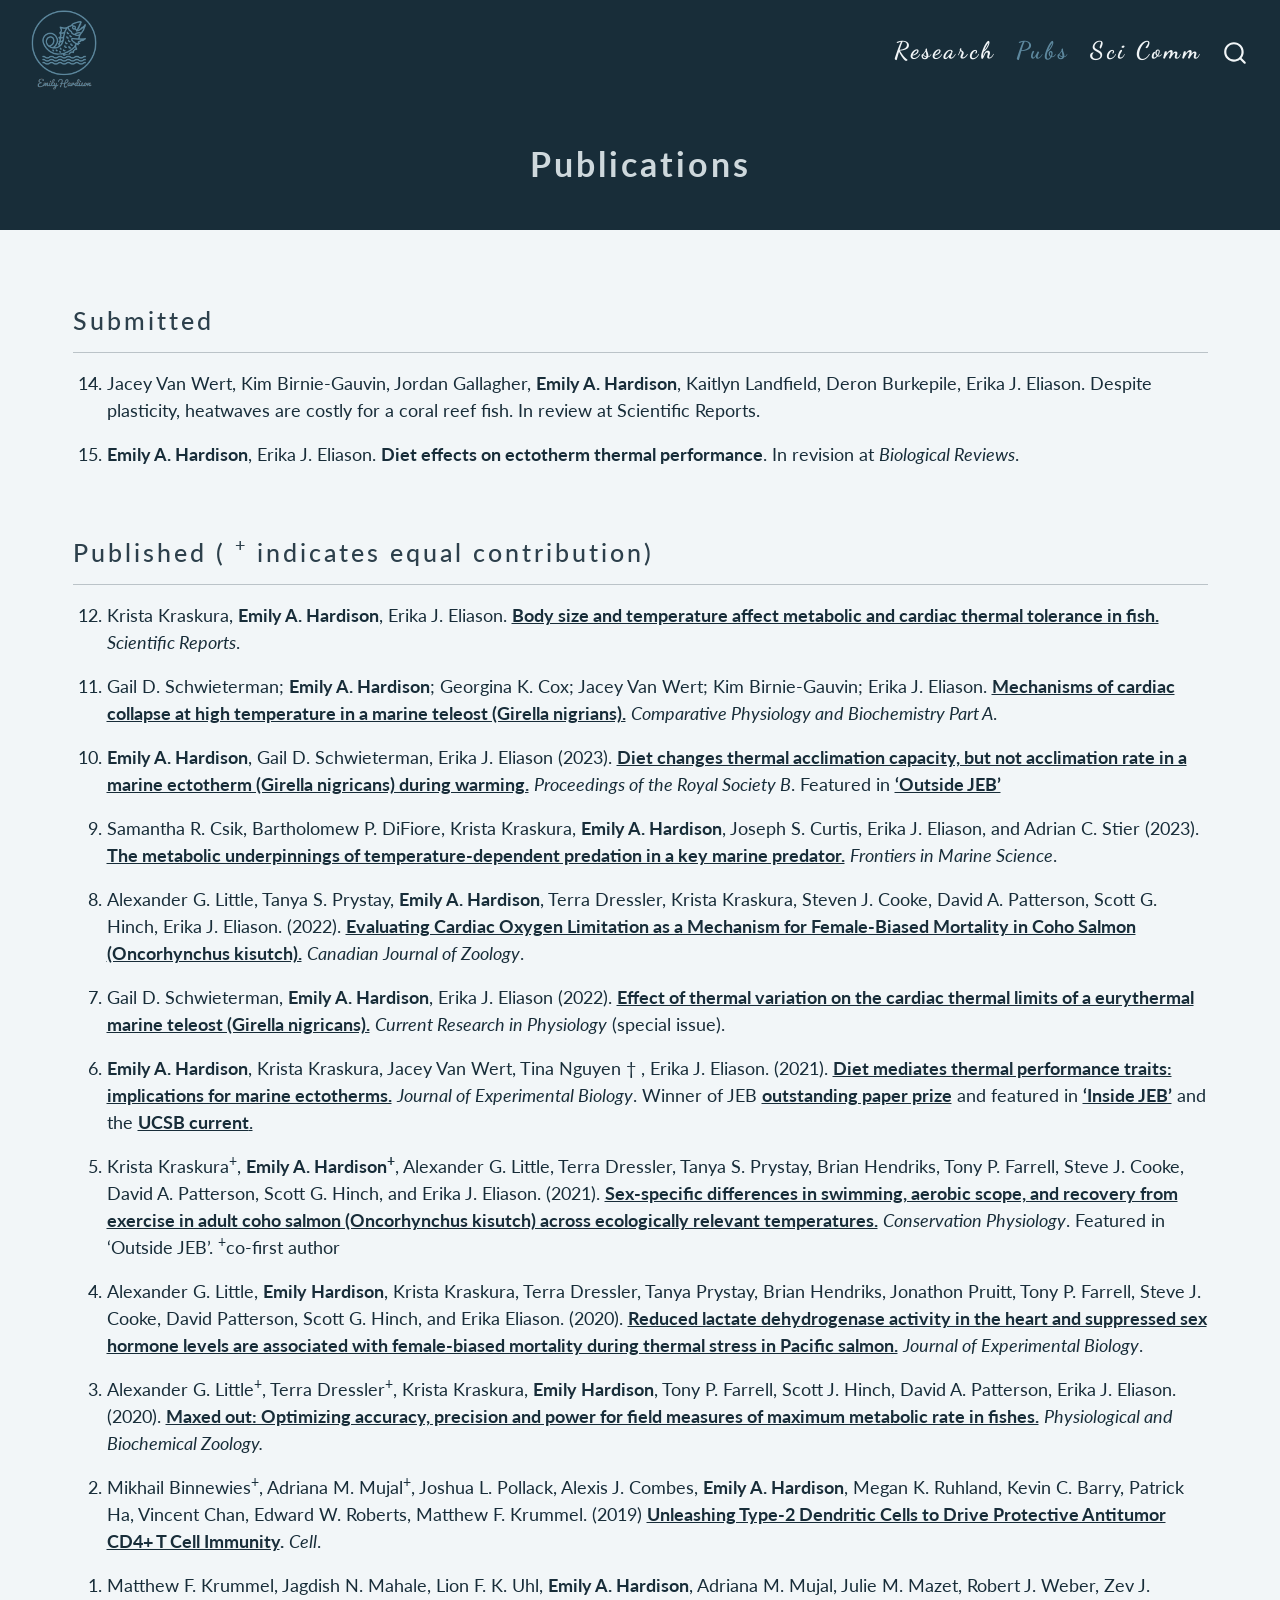
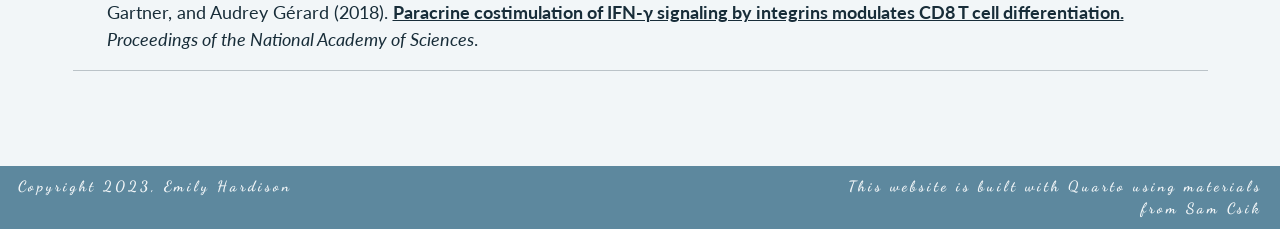
<file: docs/publications.html>
<!DOCTYPE html>
<html xmlns="http://www.w3.org/1999/xhtml" lang="en" xml:lang="en"><head>

<meta charset="utf-8">
<meta name="generator" content="quarto-1.3.433">

<meta name="viewport" content="width=device-width, initial-scale=1.0, user-scalable=yes">


<title>Publications</title>
<style>
code{white-space: pre-wrap;}
span.smallcaps{font-variant: small-caps;}
div.columns{display: flex; gap: min(4vw, 1.5em);}
div.column{flex: auto; overflow-x: auto;}
div.hanging-indent{margin-left: 1.5em; text-indent: -1.5em;}
ul.task-list{list-style: none;}
ul.task-list li input[type="checkbox"] {
  width: 0.8em;
  margin: 0 0.8em 0.2em -1em; /* quarto-specific, see https://github.com/quarto-dev/quarto-cli/issues/4556 */ 
  vertical-align: middle;
}
</style>


<script src="site_libs/quarto-nav/quarto-nav.js"></script>
<script src="site_libs/quarto-nav/headroom.min.js"></script>
<script src="site_libs/clipboard/clipboard.min.js"></script>
<script src="site_libs/quarto-search/autocomplete.umd.js"></script>
<script src="site_libs/quarto-search/fuse.min.js"></script>
<script src="site_libs/quarto-search/quarto-search.js"></script>
<meta name="quarto:offset" content="./">
<script src="site_libs/quarto-html/quarto.js"></script>
<script src="site_libs/quarto-html/popper.min.js"></script>
<script src="site_libs/quarto-html/tippy.umd.min.js"></script>
<script src="site_libs/quarto-html/anchor.min.js"></script>
<link href="site_libs/quarto-html/tippy.css" rel="stylesheet">
<link href="site_libs/quarto-html/quarto-syntax-highlighting.css" rel="stylesheet" id="quarto-text-highlighting-styles">
<script src="site_libs/bootstrap/bootstrap.min.js"></script>
<link href="site_libs/bootstrap/bootstrap-icons.css" rel="stylesheet">
<link href="site_libs/bootstrap/bootstrap.min.css" rel="stylesheet" id="quarto-bootstrap" data-mode="light">
<script id="quarto-search-options" type="application/json">{
  "location": "navbar",
  "copy-button": false,
  "collapse-after": 3,
  "panel-placement": "end",
  "type": "overlay",
  "limit": 20,
  "language": {
    "search-no-results-text": "No results",
    "search-matching-documents-text": "matching documents",
    "search-copy-link-title": "Copy link to search",
    "search-hide-matches-text": "Hide additional matches",
    "search-more-match-text": "more match in this document",
    "search-more-matches-text": "more matches in this document",
    "search-clear-button-title": "Clear",
    "search-detached-cancel-button-title": "Cancel",
    "search-submit-button-title": "Submit",
    "search-label": "Search"
  }
}</script>
<script async="" src="https://www.googletagmanager.com/gtag/js?id=G-1GT62FMX5K"></script>

<script type="text/javascript">

window.dataLayer = window.dataLayer || [];
function gtag(){dataLayer.push(arguments);}
gtag('js', new Date());
gtag('config', 'G-1GT62FMX5K', { 'anonymize_ip': true});
</script>


</head>

<body class="nav-fixed">

<div id="quarto-search-results"></div>
  <header id="quarto-header" class="headroom fixed-top">
    <nav class="navbar navbar-expand-lg navbar-dark ">
      <div class="navbar-container container-fluid">
      <div class="navbar-brand-container">
    <a href="./index.html" class="navbar-brand navbar-brand-logo">
    <img src="./media/logo2.png" alt="" class="navbar-logo">
    </a>
  </div>
            <div id="quarto-search" class="" title="Search"></div>
          <button class="navbar-toggler" type="button" data-bs-toggle="collapse" data-bs-target="#navbarCollapse" aria-controls="navbarCollapse" aria-expanded="false" aria-label="Toggle navigation" onclick="if (window.quartoToggleHeadroom) { window.quartoToggleHeadroom(); }">
  <span class="navbar-toggler-icon"></span>
</button>
          <div class="collapse navbar-collapse" id="navbarCollapse">
            <ul class="navbar-nav navbar-nav-scroll ms-auto">
  <li class="nav-item">
    <a class="nav-link" href="./posts.html" rel="" target="">
 <span class="menu-text">Research</span></a>
  </li>  
  <li class="nav-item">
    <a class="nav-link active" href="./publications.html" rel="" target="" aria-current="page">
 <span class="menu-text">Pubs</span></a>
  </li>  
  <li class="nav-item">
    <a class="nav-link" href="./sci_comm.html" rel="" target="">
 <span class="menu-text">Sci Comm</span></a>
  </li>  
</ul>
            <div class="quarto-navbar-tools">
</div>
          </div> <!-- /navcollapse -->
      </div> <!-- /container-fluid -->
    </nav>
</header>
<!-- content -->
<header id="title-block-header" class="quarto-title-block default page-columns page-full">
  <div class="quarto-title-banner page-columns page-full">
    <div class="quarto-title column-page">
      <h1 class="title"><h class="large-text-light"><strong>Publications</strong></h></h1>
                      </div>
  </div>
    
  
  <div class="quarto-title-meta">

      
    
      
    </div>
    
  
  </header><div id="quarto-content" class="quarto-container page-columns page-rows-contents page-layout-full page-navbar">
<!-- sidebar -->
<!-- margin-sidebar -->
    
<!-- main -->
<main class="content quarto-banner-title-block column-page" id="quarto-document-content">




<style>

#title-block-header {
  margin-block-end: 2rem;
  position: relative;
  margin-top: -1px;
  height: 75px;
}

.large-gray-text {
  letter-spacing: 3px;
  font-weight: 500;
  color:  $cream;
  //text-transform: uppercase;
}

</style>
<section id="submitted" class="level3">
<h3 class="anchored" data-anchor-id="submitted">Submitted</h3>
<hr>
<!-- -->
<ol start="14" type="1">
<li><p>Jacey Van Wert, Kim Birnie-Gauvin, Jordan Gallagher, <strong>Emily A. Hardison</strong>, Kaitlyn Landfield, Deron Burkepile, Erika J. Eliason. Despite plasticity, heatwaves are costly for a coral reef fish. In review at Scientific Reports.</p></li>
<li><p><strong>Emily A. Hardison</strong>, Erika J. Eliason. <strong>Diet effects on ectotherm thermal performance</strong>. In revision at <em>Biological Reviews</em>.</p></li>
</ol>
<p><br></p>
</section>
<section id="published-indicates-equal-contribution" class="level3">
<h3 class="anchored" data-anchor-id="published-indicates-equal-contribution">Published ( <sup>+</sup> indicates equal contribution)</h3>
<hr>
<ol start="12" type="1">
<li>Krista Kraskura, <strong>Emily A. Hardison</strong>, Erika J. Eliason. <a href="https://doi.org/10.1038/s41598-023-44574-w"><u><strong>Body size and temperature affect metabolic and cardiac thermal tolerance in fish.</strong></u></a> <em>Scientific Reports</em>.</li>
</ol>
<!-- -->
<ol start="11" type="1">
<li>Gail D. Schwieterman; <strong>Emily A. Hardison</strong>; Georgina K. Cox; Jacey Van Wert; Kim Birnie-Gauvin; Erika J. Eliason. <a href="https://doi.org/10.1016/j.cbpa.2023.111512"><u><strong>Mechanisms of cardiac collapse at high temperature in a marine teleost (Girella nigrians).</strong></u></a> <em>Comparative Physiology and Biochemistry Part A</em>.</li>
</ol>
<!-- -->
<ol start="10" type="1">
<li><strong>Emily A. Hardison</strong>, Gail D. Schwieterman, Erika J. Eliason (2023). <a href="https://doi.org/10.1098/rspb.2022.2505"><u><strong>Diet changes thermal acclimation capacity, but not acclimation rate in a marine ectotherm (Girella nigricans) during warming.</strong></u></a> <em>Proceedings of the Royal Society B</em>. Featured in <a href="https://journals.biologists.com/jeb/article/226/11/JEB245012/313571/Hot-hearts-can-beat-faster-when-meat-is-on-the"><u><strong>‘Outside JEB’</strong></u></a></li>
</ol>
<!-- -->
<ol start="9" type="1">
<li>Samantha R. Csik, Bartholomew P. DiFiore, Krista Kraskura, <strong>Emily A. Hardison</strong>, Joseph S. Curtis, Erika J. Eliason, and Adrian C. Stier (2023). <a href="https://doi.org/10.3389/fmars.2023.1072807"><u><strong>The metabolic underpinnings of temperature-dependent predation in a key marine predator.</strong></u></a> <em>Frontiers in Marine Science</em>.</li>
</ol>
<!-- -->
<ol start="8" type="1">
<li>Alexander G. Little, Tanya S. Prystay, <strong>Emily A. Hardison</strong>, Terra Dressler, Krista Kraskura, Steven J. Cooke, David A. Patterson, Scott G. Hinch, Erika J. Eliason. (2022). <a href="https://doi.org/10.1139/cjz-2022-0072."><u><strong>Evaluating Cardiac Oxygen Limitation as a Mechanism for Female-Biased Mortality in Coho Salmon (Oncorhynchus kisutch).</strong></u></a> <em>Canadian Journal of Zoology</em>.</li>
</ol>
<!-- -->
<ol start="7" type="1">
<li>Gail D. Schwieterman, <strong>Emily A. Hardison</strong>, Erika J. Eliason (2022). <a href="https://doi.org/10.1016/j.crphys.2022.02.002."><u><strong>Effect of thermal variation on the cardiac thermal limits of a eurythermal marine teleost (Girella nigricans).</strong></u></a> <em>Current Research in Physiology</em> (special issue).</li>
</ol>
<!-- -->
<ol start="6" type="1">
<li><strong>Emily A. Hardison</strong>, Krista Kraskura, Jacey Van Wert, Tina Nguyen † , Erika J. Eliason. (2021). <a href="https://doi.org/10.1242/jeb.242846."><u><strong>Diet mediates thermal performance traits: implications for marine ectotherms.</strong></u></a> <em>Journal of Experimental Biology</em>. Winner of JEB <a href="https://journals.biologists.com/jeb/article/225/2/jeb243996/274150"><u><strong>outstanding paper prize</strong></u></a> and featured in <a href="https://journals.biologists.com/jeb/article/224/21/jeb243659/272690/Diet-alters-how-opaleyes-cope-with-heat?searchresult=1"><u><strong>‘Inside JEB’</strong></u></a> and the <a href="https://www.news.ucsb.edu/2021/020487/opaleye-opening-result"><u><strong>UCSB current</strong></u></a><u>.</u></li>
</ol>
<!-- -->
<ol start="5" type="1">
<li>Krista Kraskura<sup>+</sup>, <strong>Emily A. Hardison<sup>+</sup></strong>, Alexander G. Little, Terra Dressler, Tanya S. Prystay, Brian Hendriks, Tony P. Farrell, Steve J. Cooke, David A. Patterson, Scott G. Hinch, and Erika J. Eliason. (2021). <a href="https://doi.org/10.1093/conphys/coab016"><u><strong>Sex-specific differences in swimming, aerobic scope, and recovery from exercise in adult coho salmon (Oncorhynchus kisutch) across ecologically relevant temperatures.</strong></u></a> <em>Conservation Physiology</em>. Featured in ‘Outside JEB’. <sup>+</sup>co-first author</li>
</ol>
<!-- -->
<ol start="4" type="1">
<li>Alexander G. Little, <strong>Emily Hardison</strong>, Krista Kraskura, Terra Dressler, Tanya Prystay, Brian Hendriks, Jonathon Pruitt, Tony P. Farrell, Steve J. Cooke, David Patterson, Scott G. Hinch, and Erika Eliason. (2020). <a href="https://doi.org/10.1242/jeb.214841"><u><strong>Reduced lactate dehydrogenase activity in the heart and suppressed sex hormone levels are associated with female-biased mortality during thermal stress in Pacific salmon.</strong></u></a> <em>Journal of Experimental Biology</em>.</li>
</ol>
<!-- -->
<ol start="3" type="1">
<li>Alexander G. Little<sup>+</sup>, Terra Dressler<sup>+</sup>, Krista Kraskura, <strong>Emily Hardison</strong>, Tony P. Farrell, Scott J. Hinch, David A. Patterson, Erika J. Eliason. (2020). <a href="https://doi.org/10.1086/708673."><u><strong>Maxed out: Optimizing accuracy, precision and power for field measures of maximum metabolic rate in fishes.</strong></u></a> <em>Physiological and Biochemical Zoology.</em></li>
</ol>
<!-- -->
<ol start="2" type="1">
<li>Mikhail Binnewies<sup>+</sup>, Adriana M. Mujal<sup>+</sup>, Joshua L. Pollack, Alexis J. Combes, <strong>Emily A. Hardison</strong>, Megan K. Ruhland, Kevin C. Barry, Patrick Ha, Vincent Chan, Edward W. Roberts, Matthew F. Krummel. (2019) <a href="https://doi.org/10.1016/J.CELL.2019.02.005"><u><strong>Unleashing Type-2 Dendritic Cells to Drive Protective Antitumor CD4+ T Cell Immunity</strong></u><strong>.</strong></a> <em>Cell</em>.</li>
</ol>
<!-- -->
<ol type="1">
<li>Matthew F. Krummel, Jagdish N. Mahale, Lion F. K. Uhl, <strong>Emily A. Hardison</strong>, Adriana M. Mujal, Julie M. Mazet, Robert J. Weber, Zev J. Gartner, and Audrey Gérard (2018). <a href="https://doi.org/10.1073/pnas.1804556115"><u><strong>Paracrine costimulation of IFN-γ signaling by integrins modulates CD8 T cell differentiation.</strong></u></a> <em>Proceedings of the National Academy of Sciences</em>.</li>
</ol>
<hr>


</section>

</main> <!-- /main -->
<script id="quarto-html-after-body" type="application/javascript">
window.document.addEventListener("DOMContentLoaded", function (event) {
  const toggleBodyColorMode = (bsSheetEl) => {
    const mode = bsSheetEl.getAttribute("data-mode");
    const bodyEl = window.document.querySelector("body");
    if (mode === "dark") {
      bodyEl.classList.add("quarto-dark");
      bodyEl.classList.remove("quarto-light");
    } else {
      bodyEl.classList.add("quarto-light");
      bodyEl.classList.remove("quarto-dark");
    }
  }
  const toggleBodyColorPrimary = () => {
    const bsSheetEl = window.document.querySelector("link#quarto-bootstrap");
    if (bsSheetEl) {
      toggleBodyColorMode(bsSheetEl);
    }
  }
  toggleBodyColorPrimary();  
  const icon = "";
  const anchorJS = new window.AnchorJS();
  anchorJS.options = {
    placement: 'right',
    icon: icon
  };
  anchorJS.add('.anchored');
  const isCodeAnnotation = (el) => {
    for (const clz of el.classList) {
      if (clz.startsWith('code-annotation-')) {                     
        return true;
      }
    }
    return false;
  }
  const clipboard = new window.ClipboardJS('.code-copy-button', {
    text: function(trigger) {
      const codeEl = trigger.previousElementSibling.cloneNode(true);
      for (const childEl of codeEl.children) {
        if (isCodeAnnotation(childEl)) {
          childEl.remove();
        }
      }
      return codeEl.innerText;
    }
  });
  clipboard.on('success', function(e) {
    // button target
    const button = e.trigger;
    // don't keep focus
    button.blur();
    // flash "checked"
    button.classList.add('code-copy-button-checked');
    var currentTitle = button.getAttribute("title");
    button.setAttribute("title", "Copied!");
    let tooltip;
    if (window.bootstrap) {
      button.setAttribute("data-bs-toggle", "tooltip");
      button.setAttribute("data-bs-placement", "left");
      button.setAttribute("data-bs-title", "Copied!");
      tooltip = new bootstrap.Tooltip(button, 
        { trigger: "manual", 
          customClass: "code-copy-button-tooltip",
          offset: [0, -8]});
      tooltip.show();    
    }
    setTimeout(function() {
      if (tooltip) {
        tooltip.hide();
        button.removeAttribute("data-bs-title");
        button.removeAttribute("data-bs-toggle");
        button.removeAttribute("data-bs-placement");
      }
      button.setAttribute("title", currentTitle);
      button.classList.remove('code-copy-button-checked');
    }, 1000);
    // clear code selection
    e.clearSelection();
  });
  function tippyHover(el, contentFn) {
    const config = {
      allowHTML: true,
      content: contentFn,
      maxWidth: 500,
      delay: 100,
      arrow: false,
      appendTo: function(el) {
          return el.parentElement;
      },
      interactive: true,
      interactiveBorder: 10,
      theme: 'quarto',
      placement: 'bottom-start'
    };
    window.tippy(el, config); 
  }
  const noterefs = window.document.querySelectorAll('a[role="doc-noteref"]');
  for (var i=0; i<noterefs.length; i++) {
    const ref = noterefs[i];
    tippyHover(ref, function() {
      // use id or data attribute instead here
      let href = ref.getAttribute('data-footnote-href') || ref.getAttribute('href');
      try { href = new URL(href).hash; } catch {}
      const id = href.replace(/^#\/?/, "");
      const note = window.document.getElementById(id);
      return note.innerHTML;
    });
  }
      let selectedAnnoteEl;
      const selectorForAnnotation = ( cell, annotation) => {
        let cellAttr = 'data-code-cell="' + cell + '"';
        let lineAttr = 'data-code-annotation="' +  annotation + '"';
        const selector = 'span[' + cellAttr + '][' + lineAttr + ']';
        return selector;
      }
      const selectCodeLines = (annoteEl) => {
        const doc = window.document;
        const targetCell = annoteEl.getAttribute("data-target-cell");
        const targetAnnotation = annoteEl.getAttribute("data-target-annotation");
        const annoteSpan = window.document.querySelector(selectorForAnnotation(targetCell, targetAnnotation));
        const lines = annoteSpan.getAttribute("data-code-lines").split(",");
        const lineIds = lines.map((line) => {
          return targetCell + "-" + line;
        })
        let top = null;
        let height = null;
        let parent = null;
        if (lineIds.length > 0) {
            //compute the position of the single el (top and bottom and make a div)
            const el = window.document.getElementById(lineIds[0]);
            top = el.offsetTop;
            height = el.offsetHeight;
            parent = el.parentElement.parentElement;
          if (lineIds.length > 1) {
            const lastEl = window.document.getElementById(lineIds[lineIds.length - 1]);
            const bottom = lastEl.offsetTop + lastEl.offsetHeight;
            height = bottom - top;
          }
          if (top !== null && height !== null && parent !== null) {
            // cook up a div (if necessary) and position it 
            let div = window.document.getElementById("code-annotation-line-highlight");
            if (div === null) {
              div = window.document.createElement("div");
              div.setAttribute("id", "code-annotation-line-highlight");
              div.style.position = 'absolute';
              parent.appendChild(div);
            }
            div.style.top = top - 2 + "px";
            div.style.height = height + 4 + "px";
            let gutterDiv = window.document.getElementById("code-annotation-line-highlight-gutter");
            if (gutterDiv === null) {
              gutterDiv = window.document.createElement("div");
              gutterDiv.setAttribute("id", "code-annotation-line-highlight-gutter");
              gutterDiv.style.position = 'absolute';
              const codeCell = window.document.getElementById(targetCell);
              const gutter = codeCell.querySelector('.code-annotation-gutter');
              gutter.appendChild(gutterDiv);
            }
            gutterDiv.style.top = top - 2 + "px";
            gutterDiv.style.height = height + 4 + "px";
          }
          selectedAnnoteEl = annoteEl;
        }
      };
      const unselectCodeLines = () => {
        const elementsIds = ["code-annotation-line-highlight", "code-annotation-line-highlight-gutter"];
        elementsIds.forEach((elId) => {
          const div = window.document.getElementById(elId);
          if (div) {
            div.remove();
          }
        });
        selectedAnnoteEl = undefined;
      };
      // Attach click handler to the DT
      const annoteDls = window.document.querySelectorAll('dt[data-target-cell]');
      for (const annoteDlNode of annoteDls) {
        annoteDlNode.addEventListener('click', (event) => {
          const clickedEl = event.target;
          if (clickedEl !== selectedAnnoteEl) {
            unselectCodeLines();
            const activeEl = window.document.querySelector('dt[data-target-cell].code-annotation-active');
            if (activeEl) {
              activeEl.classList.remove('code-annotation-active');
            }
            selectCodeLines(clickedEl);
            clickedEl.classList.add('code-annotation-active');
          } else {
            // Unselect the line
            unselectCodeLines();
            clickedEl.classList.remove('code-annotation-active');
          }
        });
      }
  const findCites = (el) => {
    const parentEl = el.parentElement;
    if (parentEl) {
      const cites = parentEl.dataset.cites;
      if (cites) {
        return {
          el,
          cites: cites.split(' ')
        };
      } else {
        return findCites(el.parentElement)
      }
    } else {
      return undefined;
    }
  };
  var bibliorefs = window.document.querySelectorAll('a[role="doc-biblioref"]');
  for (var i=0; i<bibliorefs.length; i++) {
    const ref = bibliorefs[i];
    const citeInfo = findCites(ref);
    if (citeInfo) {
      tippyHover(citeInfo.el, function() {
        var popup = window.document.createElement('div');
        citeInfo.cites.forEach(function(cite) {
          var citeDiv = window.document.createElement('div');
          citeDiv.classList.add('hanging-indent');
          citeDiv.classList.add('csl-entry');
          var biblioDiv = window.document.getElementById('ref-' + cite);
          if (biblioDiv) {
            citeDiv.innerHTML = biblioDiv.innerHTML;
          }
          popup.appendChild(citeDiv);
        });
        return popup.innerHTML;
      });
    }
  }
});
</script>
</div> <!-- /content -->
<footer class="footer">
  <div class="nav-footer">
    <div class="nav-footer-left">Copyright 2023, Emily Hardison</div>   
    <div class="nav-footer-center">
      &nbsp;
    </div>
    <div class="nav-footer-right">This website is built with <a href="https://quarto.org/">Quarto</a> using materials from <a href="https://samanthacsik.github.io/">Sam Csik</a></div>
  </div>
</footer>



</body></html>
</file>
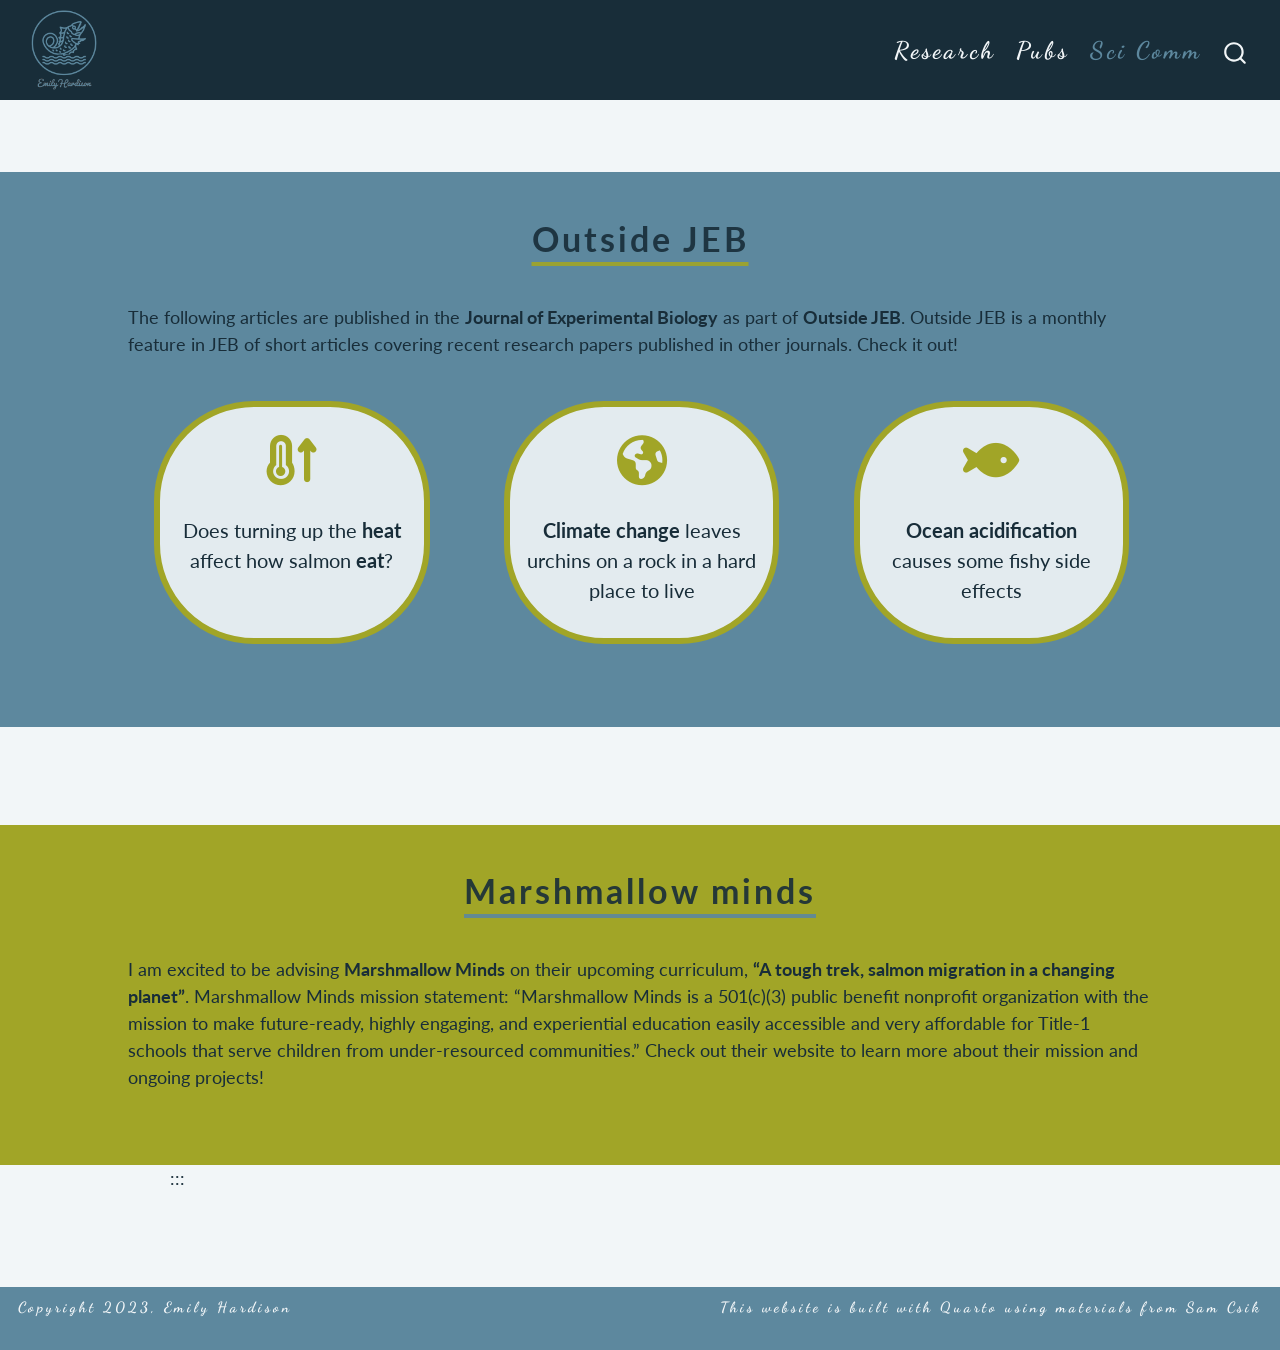
<file: docs/sci_comm 2.html>
<!DOCTYPE html>
<html xmlns="http://www.w3.org/1999/xhtml" lang="en" xml:lang="en"><head>

<meta charset="utf-8">
<meta name="generator" content="quarto-1.2.335">

<meta name="viewport" content="width=device-width, initial-scale=1.0, user-scalable=yes">


<title></title>
<style>
code{white-space: pre-wrap;}
span.smallcaps{font-variant: small-caps;}
div.columns{display: flex; gap: min(4vw, 1.5em);}
div.column{flex: auto; overflow-x: auto;}
div.hanging-indent{margin-left: 1.5em; text-indent: -1.5em;}
ul.task-list{list-style: none;}
ul.task-list li input[type="checkbox"] {
  width: 0.8em;
  margin: 0 0.8em 0.2em -1.6em;
  vertical-align: middle;
}
</style>


<script src="site_libs/quarto-nav/quarto-nav.js"></script>
<script src="site_libs/quarto-nav/headroom.min.js"></script>
<script src="site_libs/clipboard/clipboard.min.js"></script>
<script src="site_libs/quarto-search/autocomplete.umd.js"></script>
<script src="site_libs/quarto-search/fuse.min.js"></script>
<script src="site_libs/quarto-search/quarto-search.js"></script>
<meta name="quarto:offset" content="./">
<script src="site_libs/quarto-html/quarto.js"></script>
<script src="site_libs/quarto-html/popper.min.js"></script>
<script src="site_libs/quarto-html/tippy.umd.min.js"></script>
<script src="site_libs/quarto-html/anchor.min.js"></script>
<link href="site_libs/quarto-html/tippy.css" rel="stylesheet">
<link href="site_libs/quarto-html/quarto-syntax-highlighting.css" rel="stylesheet" id="quarto-text-highlighting-styles">
<script src="site_libs/bootstrap/bootstrap.min.js"></script>
<link href="site_libs/bootstrap/bootstrap-icons.css" rel="stylesheet">
<link href="site_libs/bootstrap/bootstrap.min.css" rel="stylesheet" id="quarto-bootstrap" data-mode="light">
<link href="site_libs/quarto-contrib/fontawesome6-0.1.0/all.css" rel="stylesheet">
<link href="site_libs/quarto-contrib/fontawesome6-0.1.0/latex-fontsize.css" rel="stylesheet">
<script id="quarto-search-options" type="application/json">{
  "location": "navbar",
  "copy-button": false,
  "collapse-after": 3,
  "panel-placement": "end",
  "type": "overlay",
  "limit": 20,
  "language": {
    "search-no-results-text": "No results",
    "search-matching-documents-text": "matching documents",
    "search-copy-link-title": "Copy link to search",
    "search-hide-matches-text": "Hide additional matches",
    "search-more-match-text": "more match in this document",
    "search-more-matches-text": "more matches in this document",
    "search-clear-button-title": "Clear",
    "search-detached-cancel-button-title": "Cancel",
    "search-submit-button-title": "Submit"
  }
}</script>
<script async="" src="https://www.googletagmanager.com/gtag/js?id=G-1GT62FMX5K"></script>

<script type="text/javascript">

window.dataLayer = window.dataLayer || [];
function gtag(){dataLayer.push(arguments);}
gtag('js', new Date());
gtag('config', 'G-1GT62FMX5K', { 'anonymize_ip': true});
</script>


</head>

<body class="nav-fixed">

<div id="quarto-search-results"></div>
  <header id="quarto-header" class="headroom fixed-top">
    <nav class="navbar navbar-expand-lg navbar-dark ">
      <div class="navbar-container container-fluid">
      <div class="navbar-brand-container">
    <a href="./index.html" class="navbar-brand navbar-brand-logo">
    <img src="./media/logo2.png" alt="" class="navbar-logo">
    </a>
  </div>
          <button class="navbar-toggler" type="button" data-bs-toggle="collapse" data-bs-target="#navbarCollapse" aria-controls="navbarCollapse" aria-expanded="false" aria-label="Toggle navigation" onclick="if (window.quartoToggleHeadroom) { window.quartoToggleHeadroom(); }">
  <span class="navbar-toggler-icon"></span>
</button>
          <div class="collapse navbar-collapse" id="navbarCollapse">
            <ul class="navbar-nav navbar-nav-scroll ms-auto">
  <li class="nav-item">
    <a class="nav-link" href="./posts.html">
 <span class="menu-text">Research</span></a>
  </li>  
  <li class="nav-item">
    <a class="nav-link" href="./publications.html">
 <span class="menu-text">Pubs</span></a>
  </li>  
  <li class="nav-item">
    <a class="nav-link active" href="./sci_comm.html" aria-current="page">
 <span class="menu-text">Sci Comm</span></a>
  </li>  
</ul>
              <div id="quarto-search" class="" title="Search"></div>
          </div> <!-- /navcollapse -->
      </div> <!-- /container-fluid -->
    </nav>
</header>
<!-- content -->
<div id="quarto-content" class="quarto-container page-columns page-rows-contents page-layout-full page-navbar">
<!-- sidebar -->
<!-- margin-sidebar -->
    
<!-- main -->
<main class="content quarto-banner-title-block page-columns page-full column-body" id="quarto-document-content">



<!------------------------------------------------------------------------------------>
<!---------------- START outside jeb section ---------------->
<div class="column-screen">
<div class="light-gray-div">
<section id="outside-jeb" class="level1 lime-underline center-text">
<h1><strong>Outside JEB</strong></h1>
</section>
<p><br> The following articles are published in the <strong>Journal of Experimental Biology</strong> as part of <a href="https://journals.biologists.com/jeb/pages/article-types"><strong>Outside JEB</strong></a>. Outside JEB is a monthly feature in JEB of short articles covering recent research papers published in other journals. Check it out!</p>
<!--~~~~~~~~~~~~~~~~~~~~~~~~~~~~~~~~~~~~~~~~~~~~-->
<!--~~~~~~~~~~~~~~ START articles ~~~~~~~~~~~~-->
<div class="center-text">
<div class="grid">
<!----------- START article 1 box ----------->
<div class="g-col-12 g-col-md-4 stat-box">
<div class="large-stat-num lime-text">
<p><i class="fa-solid fa-temperature-arrow-up" aria-label="temperature-arrow-up"></i></p>
</div>
<div class="med-sm-body-text">
<p><a href="https://journals.biologists.com/jeb/article/226/1/JEB244987/286271/Does-turning-up-the-heat-affect-how-salmon-eat">Does turning up the <strong>heat</strong> affect how salmon <strong>eat</strong>?</a></p>
</div>
</div>
<!----------- END article 1 box ----------->
<!----------- START article 2 box ----------->
<div class="g-col-12 g-col-md-4 stat-box">
<div class="large-stat-num lime-text">
<p><i class="fa-solid fa-earth-americas" aria-label="earth-americas"></i></p>
</div>
<div class="med-sm-body-text">
<p><a href="https://journals.biologists.com/jeb/article/226/7/JEB245000/306231/Climate-change-leaves-urchins-on-a-rock-in-a-hard"><strong>Climate change</strong> leaves urchins on a rock in a hard place to live</a></p>
</div>
</div>
<!----------- END article 2 box ----------->
<!----------- START article 3 box ----------->
<div class="g-col-12 g-col-md-4 stat-box">
<div class="large-stat-num lime-text">
<p><i class="fa-solid fa-fish" aria-label="fish"></i></p>
</div>
<div class="med-sm-body-text">
<p><a href="https://journals.biologists.com/jeb/article/226/13/JEB245015/321192"><strong>Ocean acidification</strong> causes some fishy side effects</a></p>
</div>
</div>
<!----------- END article 3 box ----------->
</div>
</div>
<!--~~~~~~~~~~~~~~ END articles ~~~~~~~~~~~~~~-->
<!--~~~~~~~~~~~~~~~~~~~~~~~~~~~~~~~~~~~~~~~~~~~~-->
<p><br></p>
</div>
</div>
<!---------------- END outside jeb section ---------------->
<!---------------------------------------------------------------------------------->
<p><br> <br> <br></p>
<!------------------------------------------------------------------------------------>
<!---------------- START outside jeb section ---------------->
<div class="column-screen">
<div class="lime-div">
<section id="marshmallow-minds" class="level1 gray-underline center-text">
<h1><strong>Marshmallow minds</strong></h1>
</section>
<p><br> I am excited to be advising <a href="https://www.marshmallowminds.org/"><strong>Marshmallow Minds</strong></a> on their upcoming curriculum, <strong>“A tough trek, salmon migration in a changing planet”</strong>. Marshmallow Minds mission statement: “Marshmallow Minds is a 501(c)(3) public benefit nonprofit organization with the mission to make future-ready, highly engaging, and experiential education easily accessible and very affordable for Title-1 schools that serve children from under-resourced communities.” Check out their website to learn more about their mission and ongoing projects!</p>
<p><br></p>
</div>
</div>
<p>:::</p>
<!---------------- END outside jeb section ---------------->
<!---------------------------------------------------------------------------------->



</main> <!-- /main -->
<script id="quarto-html-after-body" type="application/javascript">
window.document.addEventListener("DOMContentLoaded", function (event) {
  const toggleBodyColorMode = (bsSheetEl) => {
    const mode = bsSheetEl.getAttribute("data-mode");
    const bodyEl = window.document.querySelector("body");
    if (mode === "dark") {
      bodyEl.classList.add("quarto-dark");
      bodyEl.classList.remove("quarto-light");
    } else {
      bodyEl.classList.add("quarto-light");
      bodyEl.classList.remove("quarto-dark");
    }
  }
  const toggleBodyColorPrimary = () => {
    const bsSheetEl = window.document.querySelector("link#quarto-bootstrap");
    if (bsSheetEl) {
      toggleBodyColorMode(bsSheetEl);
    }
  }
  toggleBodyColorPrimary();  
  const icon = "";
  const anchorJS = new window.AnchorJS();
  anchorJS.options = {
    placement: 'right',
    icon: icon
  };
  anchorJS.add('.anchored');
  const clipboard = new window.ClipboardJS('.code-copy-button', {
    target: function(trigger) {
      return trigger.previousElementSibling;
    }
  });
  clipboard.on('success', function(e) {
    // button target
    const button = e.trigger;
    // don't keep focus
    button.blur();
    // flash "checked"
    button.classList.add('code-copy-button-checked');
    var currentTitle = button.getAttribute("title");
    button.setAttribute("title", "Copied!");
    let tooltip;
    if (window.bootstrap) {
      button.setAttribute("data-bs-toggle", "tooltip");
      button.setAttribute("data-bs-placement", "left");
      button.setAttribute("data-bs-title", "Copied!");
      tooltip = new bootstrap.Tooltip(button, 
        { trigger: "manual", 
          customClass: "code-copy-button-tooltip",
          offset: [0, -8]});
      tooltip.show();    
    }
    setTimeout(function() {
      if (tooltip) {
        tooltip.hide();
        button.removeAttribute("data-bs-title");
        button.removeAttribute("data-bs-toggle");
        button.removeAttribute("data-bs-placement");
      }
      button.setAttribute("title", currentTitle);
      button.classList.remove('code-copy-button-checked');
    }, 1000);
    // clear code selection
    e.clearSelection();
  });
  function tippyHover(el, contentFn) {
    const config = {
      allowHTML: true,
      content: contentFn,
      maxWidth: 500,
      delay: 100,
      arrow: false,
      appendTo: function(el) {
          return el.parentElement;
      },
      interactive: true,
      interactiveBorder: 10,
      theme: 'quarto',
      placement: 'bottom-start'
    };
    window.tippy(el, config); 
  }
  const noterefs = window.document.querySelectorAll('a[role="doc-noteref"]');
  for (var i=0; i<noterefs.length; i++) {
    const ref = noterefs[i];
    tippyHover(ref, function() {
      // use id or data attribute instead here
      let href = ref.getAttribute('data-footnote-href') || ref.getAttribute('href');
      try { href = new URL(href).hash; } catch {}
      const id = href.replace(/^#\/?/, "");
      const note = window.document.getElementById(id);
      return note.innerHTML;
    });
  }
  const findCites = (el) => {
    const parentEl = el.parentElement;
    if (parentEl) {
      const cites = parentEl.dataset.cites;
      if (cites) {
        return {
          el,
          cites: cites.split(' ')
        };
      } else {
        return findCites(el.parentElement)
      }
    } else {
      return undefined;
    }
  };
  var bibliorefs = window.document.querySelectorAll('a[role="doc-biblioref"]');
  for (var i=0; i<bibliorefs.length; i++) {
    const ref = bibliorefs[i];
    const citeInfo = findCites(ref);
    if (citeInfo) {
      tippyHover(citeInfo.el, function() {
        var popup = window.document.createElement('div');
        citeInfo.cites.forEach(function(cite) {
          var citeDiv = window.document.createElement('div');
          citeDiv.classList.add('hanging-indent');
          citeDiv.classList.add('csl-entry');
          var biblioDiv = window.document.getElementById('ref-' + cite);
          if (biblioDiv) {
            citeDiv.innerHTML = biblioDiv.innerHTML;
          }
          popup.appendChild(citeDiv);
        });
        return popup.innerHTML;
      });
    }
  }
});
</script>
</div> <!-- /content -->
<footer class="footer">
  <div class="nav-footer">
    <div class="nav-footer-left">Copyright 2023, Emily Hardison</div>   
    <div class="nav-footer-right">This website is built with <a href="https://quarto.org/">Quarto</a> using materials from <a href="https://samanthacsik.github.io/">Sam Csik</a></div>
  </div>
</footer>



</body></html>
</file>
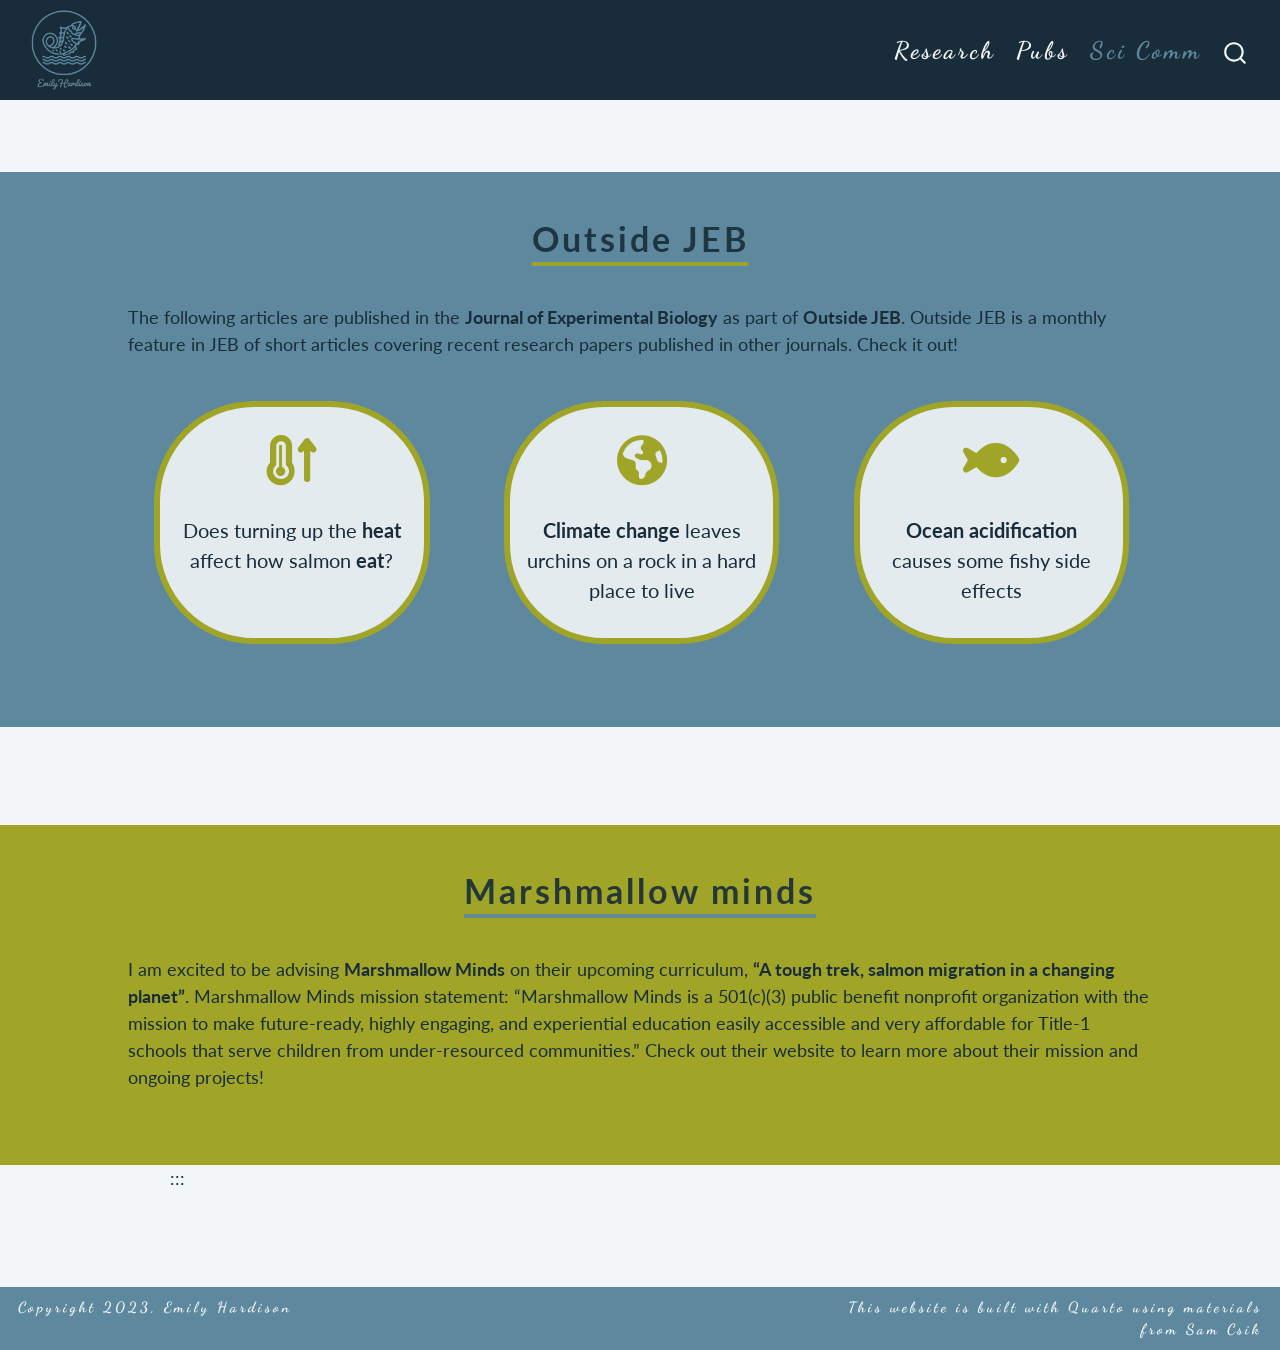
<file: docs/sci_comm.html>
<!DOCTYPE html>
<html xmlns="http://www.w3.org/1999/xhtml" lang="en" xml:lang="en"><head>

<meta charset="utf-8">
<meta name="generator" content="quarto-1.3.433">

<meta name="viewport" content="width=device-width, initial-scale=1.0, user-scalable=yes">


<title></title>
<style>
code{white-space: pre-wrap;}
span.smallcaps{font-variant: small-caps;}
div.columns{display: flex; gap: min(4vw, 1.5em);}
div.column{flex: auto; overflow-x: auto;}
div.hanging-indent{margin-left: 1.5em; text-indent: -1.5em;}
ul.task-list{list-style: none;}
ul.task-list li input[type="checkbox"] {
  width: 0.8em;
  margin: 0 0.8em 0.2em -1em; /* quarto-specific, see https://github.com/quarto-dev/quarto-cli/issues/4556 */ 
  vertical-align: middle;
}
</style>


<script src="site_libs/quarto-nav/quarto-nav.js"></script>
<script src="site_libs/quarto-nav/headroom.min.js"></script>
<script src="site_libs/clipboard/clipboard.min.js"></script>
<script src="site_libs/quarto-search/autocomplete.umd.js"></script>
<script src="site_libs/quarto-search/fuse.min.js"></script>
<script src="site_libs/quarto-search/quarto-search.js"></script>
<meta name="quarto:offset" content="./">
<script src="site_libs/quarto-html/quarto.js"></script>
<script src="site_libs/quarto-html/popper.min.js"></script>
<script src="site_libs/quarto-html/tippy.umd.min.js"></script>
<script src="site_libs/quarto-html/anchor.min.js"></script>
<link href="site_libs/quarto-html/tippy.css" rel="stylesheet">
<link href="site_libs/quarto-html/quarto-syntax-highlighting.css" rel="stylesheet" id="quarto-text-highlighting-styles">
<script src="site_libs/bootstrap/bootstrap.min.js"></script>
<link href="site_libs/bootstrap/bootstrap-icons.css" rel="stylesheet">
<link href="site_libs/bootstrap/bootstrap.min.css" rel="stylesheet" id="quarto-bootstrap" data-mode="light">
<link href="site_libs/quarto-contrib/fontawesome6-0.1.0/all.css" rel="stylesheet">
<link href="site_libs/quarto-contrib/fontawesome6-0.1.0/latex-fontsize.css" rel="stylesheet">
<script id="quarto-search-options" type="application/json">{
  "location": "navbar",
  "copy-button": false,
  "collapse-after": 3,
  "panel-placement": "end",
  "type": "overlay",
  "limit": 20,
  "language": {
    "search-no-results-text": "No results",
    "search-matching-documents-text": "matching documents",
    "search-copy-link-title": "Copy link to search",
    "search-hide-matches-text": "Hide additional matches",
    "search-more-match-text": "more match in this document",
    "search-more-matches-text": "more matches in this document",
    "search-clear-button-title": "Clear",
    "search-detached-cancel-button-title": "Cancel",
    "search-submit-button-title": "Submit",
    "search-label": "Search"
  }
}</script>
<script async="" src="https://www.googletagmanager.com/gtag/js?id=G-1GT62FMX5K"></script>

<script type="text/javascript">

window.dataLayer = window.dataLayer || [];
function gtag(){dataLayer.push(arguments);}
gtag('js', new Date());
gtag('config', 'G-1GT62FMX5K', { 'anonymize_ip': true});
</script>


</head>

<body class="nav-fixed">

<div id="quarto-search-results"></div>
  <header id="quarto-header" class="headroom fixed-top">
    <nav class="navbar navbar-expand-lg navbar-dark ">
      <div class="navbar-container container-fluid">
      <div class="navbar-brand-container">
    <a href="./index.html" class="navbar-brand navbar-brand-logo">
    <img src="./media/logo2.png" alt="" class="navbar-logo">
    </a>
  </div>
            <div id="quarto-search" class="" title="Search"></div>
          <button class="navbar-toggler" type="button" data-bs-toggle="collapse" data-bs-target="#navbarCollapse" aria-controls="navbarCollapse" aria-expanded="false" aria-label="Toggle navigation" onclick="if (window.quartoToggleHeadroom) { window.quartoToggleHeadroom(); }">
  <span class="navbar-toggler-icon"></span>
</button>
          <div class="collapse navbar-collapse" id="navbarCollapse">
            <ul class="navbar-nav navbar-nav-scroll ms-auto">
  <li class="nav-item">
    <a class="nav-link" href="./posts.html" rel="" target="">
 <span class="menu-text">Research</span></a>
  </li>  
  <li class="nav-item">
    <a class="nav-link" href="./publications.html" rel="" target="">
 <span class="menu-text">Pubs</span></a>
  </li>  
  <li class="nav-item">
    <a class="nav-link active" href="./sci_comm.html" rel="" target="" aria-current="page">
 <span class="menu-text">Sci Comm</span></a>
  </li>  
</ul>
            <div class="quarto-navbar-tools">
</div>
          </div> <!-- /navcollapse -->
      </div> <!-- /container-fluid -->
    </nav>
</header>
<!-- content -->
<div id="quarto-content" class="quarto-container page-columns page-rows-contents page-layout-full page-navbar">
<!-- sidebar -->
<!-- margin-sidebar -->
    
<!-- main -->
<main class="content quarto-banner-title-block page-columns page-full column-body" id="quarto-document-content">



<!------------------------------------------------------------------------------------>
<!---------------- START outside jeb section ---------------->
<div class="column-screen">
<div class="light-gray-div">
<section id="outside-jeb" class="level1 lime-underline center-text">
<h1><strong>Outside JEB</strong></h1>
</section>
<p><br> The following articles are published in the <strong>Journal of Experimental Biology</strong> as part of <a href="https://journals.biologists.com/jeb/pages/article-types"><strong>Outside JEB</strong></a>. Outside JEB is a monthly feature in JEB of short articles covering recent research papers published in other journals. Check it out!</p>
<!--~~~~~~~~~~~~~~~~~~~~~~~~~~~~~~~~~~~~~~~~~~~~-->
<!--~~~~~~~~~~~~~~ START articles ~~~~~~~~~~~~-->
<div class="center-text">
<div class="grid">
<!----------- START article 1 box ----------->
<div class="g-col-12 g-col-md-4 stat-box">
<div class="large-stat-num lime-text">
<p><i class="fa-solid fa-temperature-arrow-up" aria-label="temperature-arrow-up"></i></p>
</div>
<div class="med-sm-body-text">
<p><a href="https://journals.biologists.com/jeb/article/226/1/JEB244987/286271/Does-turning-up-the-heat-affect-how-salmon-eat">Does turning up the <strong>heat</strong> affect how salmon <strong>eat</strong>?</a></p>
</div>
</div>
<!----------- END article 1 box ----------->
<!----------- START article 2 box ----------->
<div class="g-col-12 g-col-md-4 stat-box">
<div class="large-stat-num lime-text">
<p><i class="fa-solid fa-earth-americas" aria-label="earth-americas"></i></p>
</div>
<div class="med-sm-body-text">
<p><a href="https://journals.biologists.com/jeb/article/226/7/JEB245000/306231/Climate-change-leaves-urchins-on-a-rock-in-a-hard"><strong>Climate change</strong> leaves urchins on a rock in a hard place to live</a></p>
</div>
</div>
<!----------- END article 2 box ----------->
<!----------- START article 3 box ----------->
<div class="g-col-12 g-col-md-4 stat-box">
<div class="large-stat-num lime-text">
<p><i class="fa-solid fa-fish" aria-label="fish"></i></p>
</div>
<div class="med-sm-body-text">
<p><a href="https://journals.biologists.com/jeb/article/226/13/JEB245015/321192"><strong>Ocean acidification</strong> causes some fishy side effects</a></p>
</div>
</div>
<!----------- END article 3 box ----------->
</div>
</div>
<!--~~~~~~~~~~~~~~ END articles ~~~~~~~~~~~~~~-->
<!--~~~~~~~~~~~~~~~~~~~~~~~~~~~~~~~~~~~~~~~~~~~~-->
<p><br></p>
</div>
</div>
<!---------------- END outside jeb section ---------------->
<!---------------------------------------------------------------------------------->
<p><br> <br> <br></p>
<!------------------------------------------------------------------------------------>
<!---------------- START outside jeb section ---------------->
<div class="column-screen">
<div class="lime-div">
<section id="marshmallow-minds" class="level1 gray-underline center-text">
<h1><strong>Marshmallow minds</strong></h1>
</section>
<p><br> I am excited to be advising <a href="https://www.marshmallowminds.org/"><strong>Marshmallow Minds</strong></a> on their upcoming curriculum, <strong>“A tough trek, salmon migration in a changing planet”</strong>. Marshmallow Minds mission statement: “Marshmallow Minds is a 501(c)(3) public benefit nonprofit organization with the mission to make future-ready, highly engaging, and experiential education easily accessible and very affordable for Title-1 schools that serve children from under-resourced communities.” Check out their website to learn more about their mission and ongoing projects!</p>
<p><br></p>
</div>
</div>
<p>:::</p>
<!---------------- END outside jeb section ---------------->
<!---------------------------------------------------------------------------------->



</main> <!-- /main -->
<script id="quarto-html-after-body" type="application/javascript">
window.document.addEventListener("DOMContentLoaded", function (event) {
  const toggleBodyColorMode = (bsSheetEl) => {
    const mode = bsSheetEl.getAttribute("data-mode");
    const bodyEl = window.document.querySelector("body");
    if (mode === "dark") {
      bodyEl.classList.add("quarto-dark");
      bodyEl.classList.remove("quarto-light");
    } else {
      bodyEl.classList.add("quarto-light");
      bodyEl.classList.remove("quarto-dark");
    }
  }
  const toggleBodyColorPrimary = () => {
    const bsSheetEl = window.document.querySelector("link#quarto-bootstrap");
    if (bsSheetEl) {
      toggleBodyColorMode(bsSheetEl);
    }
  }
  toggleBodyColorPrimary();  
  const icon = "";
  const anchorJS = new window.AnchorJS();
  anchorJS.options = {
    placement: 'right',
    icon: icon
  };
  anchorJS.add('.anchored');
  const isCodeAnnotation = (el) => {
    for (const clz of el.classList) {
      if (clz.startsWith('code-annotation-')) {                     
        return true;
      }
    }
    return false;
  }
  const clipboard = new window.ClipboardJS('.code-copy-button', {
    text: function(trigger) {
      const codeEl = trigger.previousElementSibling.cloneNode(true);
      for (const childEl of codeEl.children) {
        if (isCodeAnnotation(childEl)) {
          childEl.remove();
        }
      }
      return codeEl.innerText;
    }
  });
  clipboard.on('success', function(e) {
    // button target
    const button = e.trigger;
    // don't keep focus
    button.blur();
    // flash "checked"
    button.classList.add('code-copy-button-checked');
    var currentTitle = button.getAttribute("title");
    button.setAttribute("title", "Copied!");
    let tooltip;
    if (window.bootstrap) {
      button.setAttribute("data-bs-toggle", "tooltip");
      button.setAttribute("data-bs-placement", "left");
      button.setAttribute("data-bs-title", "Copied!");
      tooltip = new bootstrap.Tooltip(button, 
        { trigger: "manual", 
          customClass: "code-copy-button-tooltip",
          offset: [0, -8]});
      tooltip.show();    
    }
    setTimeout(function() {
      if (tooltip) {
        tooltip.hide();
        button.removeAttribute("data-bs-title");
        button.removeAttribute("data-bs-toggle");
        button.removeAttribute("data-bs-placement");
      }
      button.setAttribute("title", currentTitle);
      button.classList.remove('code-copy-button-checked');
    }, 1000);
    // clear code selection
    e.clearSelection();
  });
  function tippyHover(el, contentFn) {
    const config = {
      allowHTML: true,
      content: contentFn,
      maxWidth: 500,
      delay: 100,
      arrow: false,
      appendTo: function(el) {
          return el.parentElement;
      },
      interactive: true,
      interactiveBorder: 10,
      theme: 'quarto',
      placement: 'bottom-start'
    };
    window.tippy(el, config); 
  }
  const noterefs = window.document.querySelectorAll('a[role="doc-noteref"]');
  for (var i=0; i<noterefs.length; i++) {
    const ref = noterefs[i];
    tippyHover(ref, function() {
      // use id or data attribute instead here
      let href = ref.getAttribute('data-footnote-href') || ref.getAttribute('href');
      try { href = new URL(href).hash; } catch {}
      const id = href.replace(/^#\/?/, "");
      const note = window.document.getElementById(id);
      return note.innerHTML;
    });
  }
      let selectedAnnoteEl;
      const selectorForAnnotation = ( cell, annotation) => {
        let cellAttr = 'data-code-cell="' + cell + '"';
        let lineAttr = 'data-code-annotation="' +  annotation + '"';
        const selector = 'span[' + cellAttr + '][' + lineAttr + ']';
        return selector;
      }
      const selectCodeLines = (annoteEl) => {
        const doc = window.document;
        const targetCell = annoteEl.getAttribute("data-target-cell");
        const targetAnnotation = annoteEl.getAttribute("data-target-annotation");
        const annoteSpan = window.document.querySelector(selectorForAnnotation(targetCell, targetAnnotation));
        const lines = annoteSpan.getAttribute("data-code-lines").split(",");
        const lineIds = lines.map((line) => {
          return targetCell + "-" + line;
        })
        let top = null;
        let height = null;
        let parent = null;
        if (lineIds.length > 0) {
            //compute the position of the single el (top and bottom and make a div)
            const el = window.document.getElementById(lineIds[0]);
            top = el.offsetTop;
            height = el.offsetHeight;
            parent = el.parentElement.parentElement;
          if (lineIds.length > 1) {
            const lastEl = window.document.getElementById(lineIds[lineIds.length - 1]);
            const bottom = lastEl.offsetTop + lastEl.offsetHeight;
            height = bottom - top;
          }
          if (top !== null && height !== null && parent !== null) {
            // cook up a div (if necessary) and position it 
            let div = window.document.getElementById("code-annotation-line-highlight");
            if (div === null) {
              div = window.document.createElement("div");
              div.setAttribute("id", "code-annotation-line-highlight");
              div.style.position = 'absolute';
              parent.appendChild(div);
            }
            div.style.top = top - 2 + "px";
            div.style.height = height + 4 + "px";
            let gutterDiv = window.document.getElementById("code-annotation-line-highlight-gutter");
            if (gutterDiv === null) {
              gutterDiv = window.document.createElement("div");
              gutterDiv.setAttribute("id", "code-annotation-line-highlight-gutter");
              gutterDiv.style.position = 'absolute';
              const codeCell = window.document.getElementById(targetCell);
              const gutter = codeCell.querySelector('.code-annotation-gutter');
              gutter.appendChild(gutterDiv);
            }
            gutterDiv.style.top = top - 2 + "px";
            gutterDiv.style.height = height + 4 + "px";
          }
          selectedAnnoteEl = annoteEl;
        }
      };
      const unselectCodeLines = () => {
        const elementsIds = ["code-annotation-line-highlight", "code-annotation-line-highlight-gutter"];
        elementsIds.forEach((elId) => {
          const div = window.document.getElementById(elId);
          if (div) {
            div.remove();
          }
        });
        selectedAnnoteEl = undefined;
      };
      // Attach click handler to the DT
      const annoteDls = window.document.querySelectorAll('dt[data-target-cell]');
      for (const annoteDlNode of annoteDls) {
        annoteDlNode.addEventListener('click', (event) => {
          const clickedEl = event.target;
          if (clickedEl !== selectedAnnoteEl) {
            unselectCodeLines();
            const activeEl = window.document.querySelector('dt[data-target-cell].code-annotation-active');
            if (activeEl) {
              activeEl.classList.remove('code-annotation-active');
            }
            selectCodeLines(clickedEl);
            clickedEl.classList.add('code-annotation-active');
          } else {
            // Unselect the line
            unselectCodeLines();
            clickedEl.classList.remove('code-annotation-active');
          }
        });
      }
  const findCites = (el) => {
    const parentEl = el.parentElement;
    if (parentEl) {
      const cites = parentEl.dataset.cites;
      if (cites) {
        return {
          el,
          cites: cites.split(' ')
        };
      } else {
        return findCites(el.parentElement)
      }
    } else {
      return undefined;
    }
  };
  var bibliorefs = window.document.querySelectorAll('a[role="doc-biblioref"]');
  for (var i=0; i<bibliorefs.length; i++) {
    const ref = bibliorefs[i];
    const citeInfo = findCites(ref);
    if (citeInfo) {
      tippyHover(citeInfo.el, function() {
        var popup = window.document.createElement('div');
        citeInfo.cites.forEach(function(cite) {
          var citeDiv = window.document.createElement('div');
          citeDiv.classList.add('hanging-indent');
          citeDiv.classList.add('csl-entry');
          var biblioDiv = window.document.getElementById('ref-' + cite);
          if (biblioDiv) {
            citeDiv.innerHTML = biblioDiv.innerHTML;
          }
          popup.appendChild(citeDiv);
        });
        return popup.innerHTML;
      });
    }
  }
});
</script>
</div> <!-- /content -->
<footer class="footer">
  <div class="nav-footer">
    <div class="nav-footer-left">Copyright 2023, Emily Hardison</div>   
    <div class="nav-footer-center">
      &nbsp;
    </div>
    <div class="nav-footer-right">This website is built with <a href="https://quarto.org/">Quarto</a> using materials from <a href="https://samanthacsik.github.io/">Sam Csik</a></div>
  </div>
</footer>



</body></html>
</file>
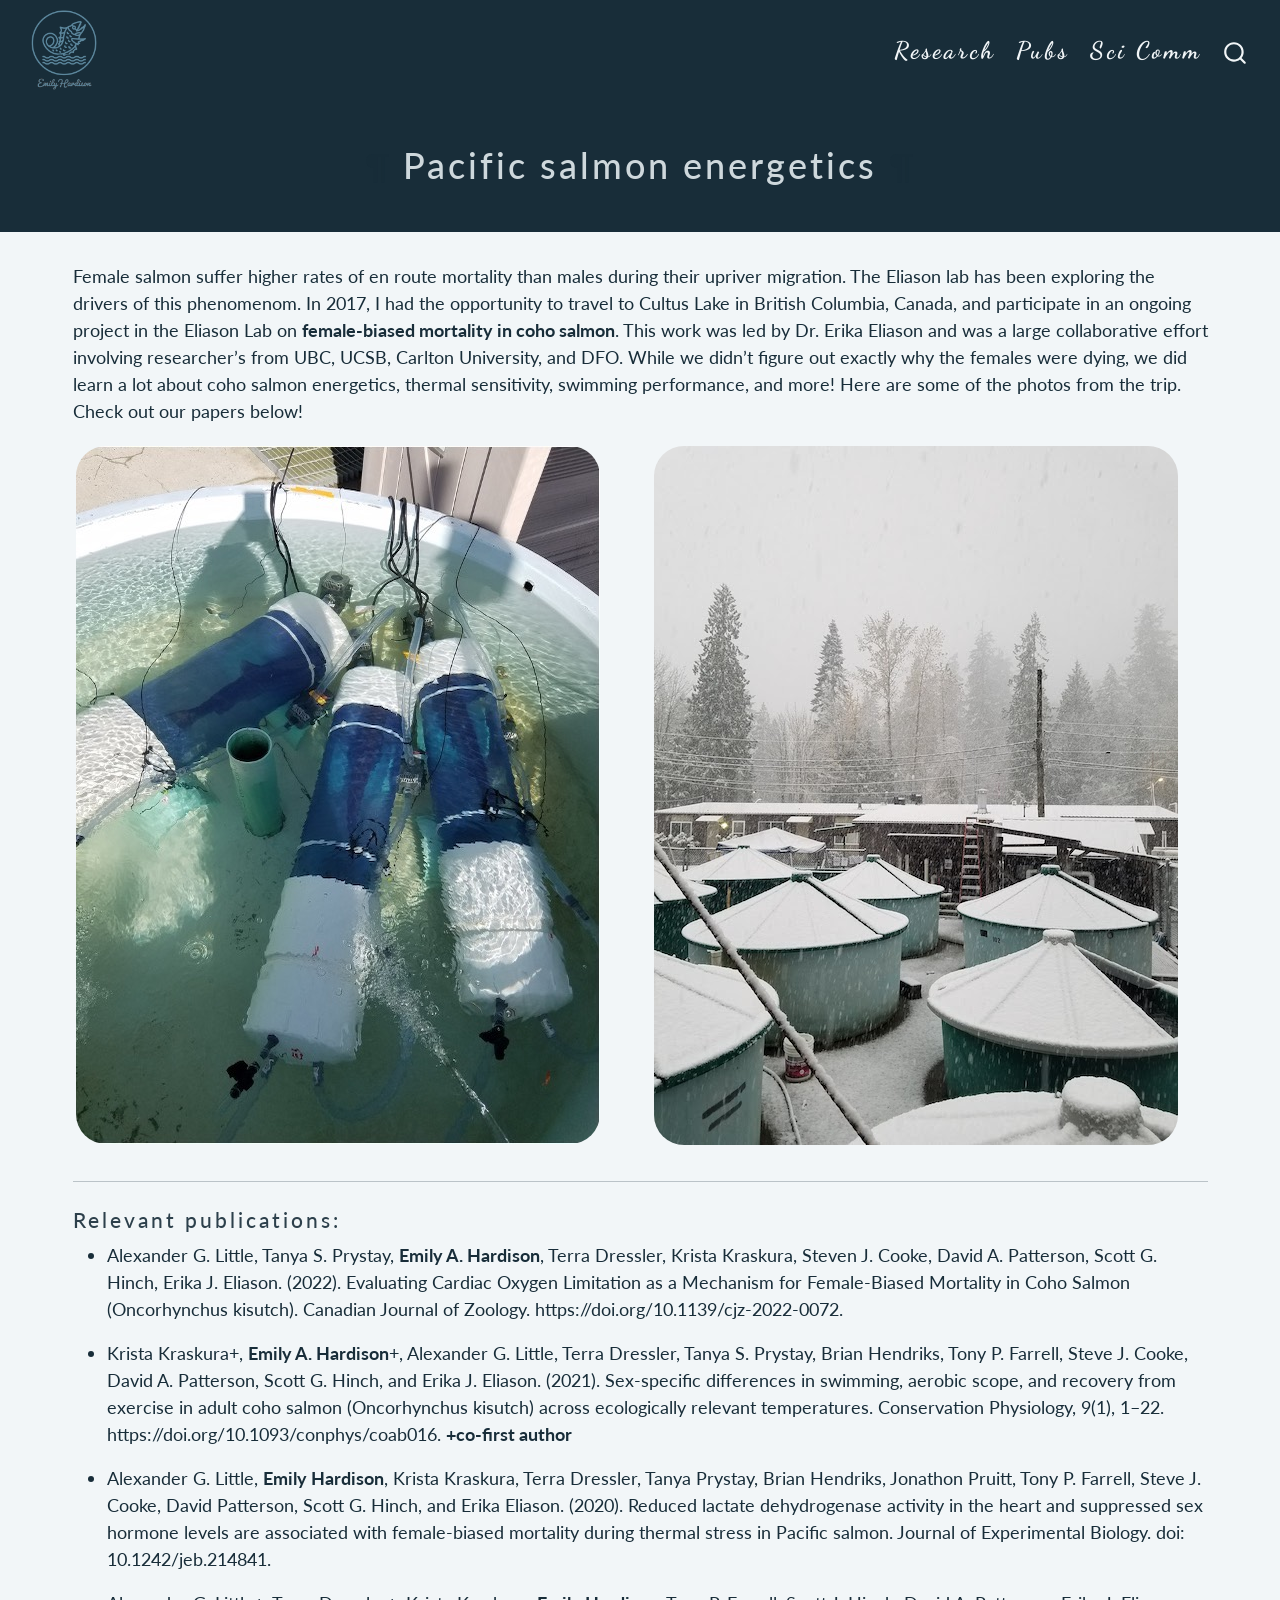
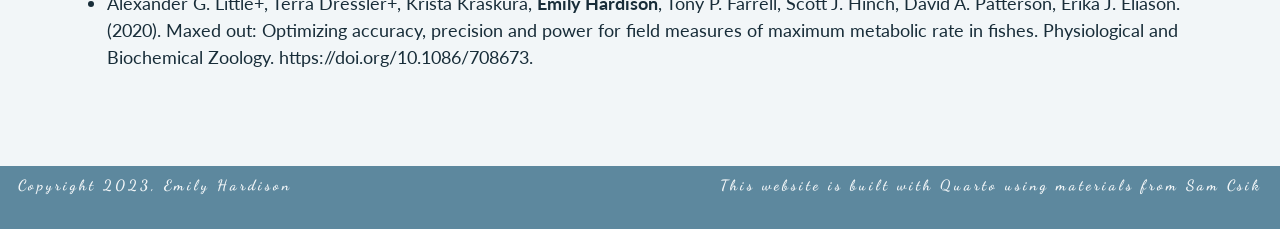
<file: docs/posts/c_salmon/index 2.html>
<!DOCTYPE html>
<html xmlns="http://www.w3.org/1999/xhtml" lang="en" xml:lang="en"><head>

<meta charset="utf-8">
<meta name="generator" content="quarto-1.2.335">

<meta name="viewport" content="width=device-width, initial-scale=1.0, user-scalable=yes">


<title></title>
<style>
code{white-space: pre-wrap;}
span.smallcaps{font-variant: small-caps;}
div.columns{display: flex; gap: min(4vw, 1.5em);}
div.column{flex: auto; overflow-x: auto;}
div.hanging-indent{margin-left: 1.5em; text-indent: -1.5em;}
ul.task-list{list-style: none;}
ul.task-list li input[type="checkbox"] {
  width: 0.8em;
  margin: 0 0.8em 0.2em -1.6em;
  vertical-align: middle;
}
</style>


<script src="../../site_libs/quarto-nav/quarto-nav.js"></script>
<script src="../../site_libs/quarto-nav/headroom.min.js"></script>
<script src="../../site_libs/clipboard/clipboard.min.js"></script>
<script src="../../site_libs/quarto-search/autocomplete.umd.js"></script>
<script src="../../site_libs/quarto-search/fuse.min.js"></script>
<script src="../../site_libs/quarto-search/quarto-search.js"></script>
<meta name="quarto:offset" content="../../">
<script src="../../site_libs/quarto-html/quarto.js"></script>
<script src="../../site_libs/quarto-html/popper.min.js"></script>
<script src="../../site_libs/quarto-html/tippy.umd.min.js"></script>
<script src="../../site_libs/quarto-html/anchor.min.js"></script>
<link href="../../site_libs/quarto-html/tippy.css" rel="stylesheet">
<link href="../../site_libs/quarto-html/quarto-syntax-highlighting.css" rel="stylesheet" id="quarto-text-highlighting-styles">
<script src="../../site_libs/bootstrap/bootstrap.min.js"></script>
<link href="../../site_libs/bootstrap/bootstrap-icons.css" rel="stylesheet">
<link href="../../site_libs/bootstrap/bootstrap.min.css" rel="stylesheet" id="quarto-bootstrap" data-mode="light">
<script id="quarto-search-options" type="application/json">{
  "location": "navbar",
  "copy-button": false,
  "collapse-after": 3,
  "panel-placement": "end",
  "type": "overlay",
  "limit": 20,
  "language": {
    "search-no-results-text": "No results",
    "search-matching-documents-text": "matching documents",
    "search-copy-link-title": "Copy link to search",
    "search-hide-matches-text": "Hide additional matches",
    "search-more-match-text": "more match in this document",
    "search-more-matches-text": "more matches in this document",
    "search-clear-button-title": "Clear",
    "search-detached-cancel-button-title": "Cancel",
    "search-submit-button-title": "Submit"
  }
}</script>
<script async="" src="https://www.googletagmanager.com/gtag/js?id=G-1GT62FMX5K"></script>

<script type="text/javascript">

window.dataLayer = window.dataLayer || [];
function gtag(){dataLayer.push(arguments);}
gtag('js', new Date());
gtag('config', 'G-1GT62FMX5K', { 'anonymize_ip': true});
</script>


</head>

<body class="nav-fixed">

<div id="quarto-search-results"></div>
  <header id="quarto-header" class="headroom fixed-top">
    <nav class="navbar navbar-expand-lg navbar-dark ">
      <div class="navbar-container container-fluid">
      <div class="navbar-brand-container">
    <a href="../../index.html" class="navbar-brand navbar-brand-logo">
    <img src="../../media/logo2.png" alt="" class="navbar-logo">
    </a>
  </div>
          <button class="navbar-toggler" type="button" data-bs-toggle="collapse" data-bs-target="#navbarCollapse" aria-controls="navbarCollapse" aria-expanded="false" aria-label="Toggle navigation" onclick="if (window.quartoToggleHeadroom) { window.quartoToggleHeadroom(); }">
  <span class="navbar-toggler-icon"></span>
</button>
          <div class="collapse navbar-collapse" id="navbarCollapse">
            <ul class="navbar-nav navbar-nav-scroll ms-auto">
  <li class="nav-item">
    <a class="nav-link" href="../../posts.html">
 <span class="menu-text">Research</span></a>
  </li>  
  <li class="nav-item">
    <a class="nav-link" href="../../publications.html">
 <span class="menu-text">Pubs</span></a>
  </li>  
  <li class="nav-item">
    <a class="nav-link" href="../../sci_comm.html">
 <span class="menu-text">Sci Comm</span></a>
  </li>  
</ul>
              <div id="quarto-search" class="" title="Search"></div>
          </div> <!-- /navcollapse -->
      </div> <!-- /container-fluid -->
    </nav>
</header>
<!-- content -->
<header id="title-block-header" class="quarto-title-block default page-columns page-full">
  <div class="quarto-title-banner page-columns page-full">
    <div class="quarto-title column-page">
      <h1 class="title"><center> ¶ <h class="large-gray-text"> Pacific salmon energetics </h> ¶ </center></h1>
                      </div>
  </div>
    
  
  <div class="quarto-title-meta">

      
    
      
    </div>
    
  
  </header><div id="quarto-content" class="quarto-container page-columns page-rows-contents page-layout-full page-navbar">
<!-- sidebar -->
<!-- margin-sidebar -->
    
<!-- main -->
<main class="content quarto-banner-title-block column-page" id="quarto-document-content">




<style>

#title-block-header {
  margin-block-end: 0rem;
  position: relative;
  margin-top: -1px;
  height: 75px;
}
.large-gray-text {
  letter-spacing: 3px;
  font-weight: 500;
  font-size: 36px; 
  color:  #e3ebef;
  //text-transform: uppercase;
}

</style>
<p>
</p>
<p>Female salmon suffer higher rates of en route mortality than males during their upriver migration. The Eliason lab has been exploring the drivers of this phenomenom. In 2017, I had the opportunity to travel to Cultus Lake in British Columbia, Canada, and participate in an ongoing project in the Eliason Lab on <strong>female-biased mortality in coho salmon</strong>. This work was led by Dr.&nbsp;Erika Eliason and was a large collaborative effort involving researcher’s from UBC, UCSB, Carlton University, and DFO. While we didn’t figure out exactly why the females were dying, we did learn a lot about coho salmon energetics, thermal sensitivity, swimming performance, and more! Here are some of the photos from the trip. Check out our papers below!</p>
<div class="quarto-layout-panel">
<div class="quarto-layout-row quarto-layout-valign-top">
<div class="image-container quarto-layout-cell" style="flex-basis: 50.0%;justify-content: center;">
<p><img src="salmon_resp.jpg" class="clickable-image" data-src="dsalmon_resp.jpg" style="border-radius: 30px;" alt="Adult coho salmon in intermittent flow respirometers in Cultus Lake, Canada (photo: Krista Kraskura)"></p>
</div>
<div class="image-container quarto-layout-cell" style="flex-basis: 50.0%;justify-content: center;">
<p><img src="cultus_snow.jpg" class="clickable-image" data-src="cultus_snow.jpg" style="border-radius: 30px;" alt="Cultus Lake research station in the snow (photo: Krista Kraskura)"></p>
</div>
</div>
</div>
<hr>
<section id="relevant-publications" class="level4">
<h4 class="anchored" data-anchor-id="relevant-publications">Relevant publications:</h4>
<ul>
<li><p>Alexander G. Little, Tanya S. Prystay, <strong>Emily A. Hardison</strong>, Terra Dressler, Krista Kraskura, Steven J. Cooke, David A. Patterson, Scott G. Hinch, Erika J. Eliason. (2022). Evaluating Cardiac Oxygen Limitation as a Mechanism for Female-Biased Mortality in Coho Salmon (Oncorhynchus kisutch). Canadian Journal of Zoology. https://doi.org/10.1139/cjz-2022-0072.</p></li>
<li><p>Krista Kraskura+, <strong>Emily A. Hardison</strong>+, Alexander G. Little, Terra Dressler, Tanya S. Prystay, Brian Hendriks, Tony P. Farrell, Steve J. Cooke, David A. Patterson, Scott G. Hinch, and Erika J. Eliason. (2021). Sex-specific differences in swimming, aerobic scope, and recovery from exercise in adult coho salmon (Oncorhynchus kisutch) across ecologically relevant temperatures. Conservation Physiology, 9(1), 1–22. https://doi.org/10.1093/conphys/coab016. <strong>+co-first author</strong></p></li>
<li><p>Alexander G. Little, <strong>Emily Hardison</strong>, Krista Kraskura, Terra Dressler, Tanya Prystay, Brian Hendriks, Jonathon Pruitt, Tony P. Farrell, Steve J. Cooke, David Patterson, Scott G. Hinch, and Erika Eliason. (2020). Reduced lactate dehydrogenase activity in the heart and suppressed sex hormone levels are associated with female-biased mortality during thermal stress in Pacific salmon. Journal of Experimental Biology. doi: 10.1242/jeb.214841.</p></li>
<li><p>Alexander G. Little+, Terra Dressler+, Krista Kraskura, <strong>Emily Hardison</strong>, Tony P. Farrell, Scott J. Hinch, David A. Patterson, Erika J. Eliason. (2020). Maxed out: Optimizing accuracy, precision and power for field measures of maximum metabolic rate in fishes. Physiological and Biochemical Zoology. https://doi.org/10.1086/708673.</p></li>
</ul>


</section>

</main> <!-- /main -->
<script id="quarto-html-after-body" type="application/javascript">
window.document.addEventListener("DOMContentLoaded", function (event) {
  const toggleBodyColorMode = (bsSheetEl) => {
    const mode = bsSheetEl.getAttribute("data-mode");
    const bodyEl = window.document.querySelector("body");
    if (mode === "dark") {
      bodyEl.classList.add("quarto-dark");
      bodyEl.classList.remove("quarto-light");
    } else {
      bodyEl.classList.add("quarto-light");
      bodyEl.classList.remove("quarto-dark");
    }
  }
  const toggleBodyColorPrimary = () => {
    const bsSheetEl = window.document.querySelector("link#quarto-bootstrap");
    if (bsSheetEl) {
      toggleBodyColorMode(bsSheetEl);
    }
  }
  toggleBodyColorPrimary();  
  const icon = "";
  const anchorJS = new window.AnchorJS();
  anchorJS.options = {
    placement: 'right',
    icon: icon
  };
  anchorJS.add('.anchored');
  const clipboard = new window.ClipboardJS('.code-copy-button', {
    target: function(trigger) {
      return trigger.previousElementSibling;
    }
  });
  clipboard.on('success', function(e) {
    // button target
    const button = e.trigger;
    // don't keep focus
    button.blur();
    // flash "checked"
    button.classList.add('code-copy-button-checked');
    var currentTitle = button.getAttribute("title");
    button.setAttribute("title", "Copied!");
    let tooltip;
    if (window.bootstrap) {
      button.setAttribute("data-bs-toggle", "tooltip");
      button.setAttribute("data-bs-placement", "left");
      button.setAttribute("data-bs-title", "Copied!");
      tooltip = new bootstrap.Tooltip(button, 
        { trigger: "manual", 
          customClass: "code-copy-button-tooltip",
          offset: [0, -8]});
      tooltip.show();    
    }
    setTimeout(function() {
      if (tooltip) {
        tooltip.hide();
        button.removeAttribute("data-bs-title");
        button.removeAttribute("data-bs-toggle");
        button.removeAttribute("data-bs-placement");
      }
      button.setAttribute("title", currentTitle);
      button.classList.remove('code-copy-button-checked');
    }, 1000);
    // clear code selection
    e.clearSelection();
  });
  function tippyHover(el, contentFn) {
    const config = {
      allowHTML: true,
      content: contentFn,
      maxWidth: 500,
      delay: 100,
      arrow: false,
      appendTo: function(el) {
          return el.parentElement;
      },
      interactive: true,
      interactiveBorder: 10,
      theme: 'quarto',
      placement: 'bottom-start'
    };
    window.tippy(el, config); 
  }
  const noterefs = window.document.querySelectorAll('a[role="doc-noteref"]');
  for (var i=0; i<noterefs.length; i++) {
    const ref = noterefs[i];
    tippyHover(ref, function() {
      // use id or data attribute instead here
      let href = ref.getAttribute('data-footnote-href') || ref.getAttribute('href');
      try { href = new URL(href).hash; } catch {}
      const id = href.replace(/^#\/?/, "");
      const note = window.document.getElementById(id);
      return note.innerHTML;
    });
  }
  const findCites = (el) => {
    const parentEl = el.parentElement;
    if (parentEl) {
      const cites = parentEl.dataset.cites;
      if (cites) {
        return {
          el,
          cites: cites.split(' ')
        };
      } else {
        return findCites(el.parentElement)
      }
    } else {
      return undefined;
    }
  };
  var bibliorefs = window.document.querySelectorAll('a[role="doc-biblioref"]');
  for (var i=0; i<bibliorefs.length; i++) {
    const ref = bibliorefs[i];
    const citeInfo = findCites(ref);
    if (citeInfo) {
      tippyHover(citeInfo.el, function() {
        var popup = window.document.createElement('div');
        citeInfo.cites.forEach(function(cite) {
          var citeDiv = window.document.createElement('div');
          citeDiv.classList.add('hanging-indent');
          citeDiv.classList.add('csl-entry');
          var biblioDiv = window.document.getElementById('ref-' + cite);
          if (biblioDiv) {
            citeDiv.innerHTML = biblioDiv.innerHTML;
          }
          popup.appendChild(citeDiv);
        });
        return popup.innerHTML;
      });
    }
  }
});
</script>
</div> <!-- /content -->
<footer class="footer">
  <div class="nav-footer">
    <div class="nav-footer-left">Copyright 2023, Emily Hardison</div>   
    <div class="nav-footer-right">This website is built with <a href="https://quarto.org/">Quarto</a> using materials from <a href="https://samanthacsik.github.io/">Sam Csik</a></div>
  </div>
</footer>



</body></html>
</file>
<file: docs/site_libs/quarto-html/tippy.css>
.tippy-box[data-animation=fade][data-state=hidden]{opacity:0}[data-tippy-root]{max-width:calc(100vw - 10px)}.tippy-box{position:relative;background-color:#333;color:#fff;border-radius:4px;font-size:14px;line-height:1.4;white-space:normal;outline:0;transition-property:transform,visibility,opacity}.tippy-box[data-placement^=top]>.tippy-arrow{bottom:0}.tippy-box[data-placement^=top]>.tippy-arrow:before{bottom:-7px;left:0;border-width:8px 8px 0;border-top-color:initial;transform-origin:center top}.tippy-box[data-placement^=bottom]>.tippy-arrow{top:0}.tippy-box[data-placement^=bottom]>.tippy-arrow:before{top:-7px;left:0;border-width:0 8px 8px;border-bottom-color:initial;transform-origin:center bottom}.tippy-box[data-placement^=left]>.tippy-arrow{right:0}.tippy-box[data-placement^=left]>.tippy-arrow:before{border-width:8px 0 8px 8px;border-left-color:initial;right:-7px;transform-origin:center left}.tippy-box[data-placement^=right]>.tippy-arrow{left:0}.tippy-box[data-placement^=right]>.tippy-arrow:before{left:-7px;border-width:8px 8px 8px 0;border-right-color:initial;transform-origin:center right}.tippy-box[data-inertia][data-state=visible]{transition-timing-function:cubic-bezier(.54,1.5,.38,1.11)}.tippy-arrow{width:16px;height:16px;color:#333}.tippy-arrow:before{content:"";position:absolute;border-color:transparent;border-style:solid}.tippy-content{position:relative;padding:5px 9px;z-index:1}
</file>
<file: docs/site_libs/quarto-html/quarto-syntax-highlighting.css>
/* quarto syntax highlight colors */
:root {
  --quarto-hl-ot-color: #003B4F;
  --quarto-hl-at-color: #657422;
  --quarto-hl-ss-color: #20794D;
  --quarto-hl-an-color: #5E5E5E;
  --quarto-hl-fu-color: #4758AB;
  --quarto-hl-st-color: #20794D;
  --quarto-hl-cf-color: #003B4F;
  --quarto-hl-op-color: #5E5E5E;
  --quarto-hl-er-color: #AD0000;
  --quarto-hl-bn-color: #AD0000;
  --quarto-hl-al-color: #AD0000;
  --quarto-hl-va-color: #111111;
  --quarto-hl-bu-color: inherit;
  --quarto-hl-ex-color: inherit;
  --quarto-hl-pp-color: #AD0000;
  --quarto-hl-in-color: #5E5E5E;
  --quarto-hl-vs-color: #20794D;
  --quarto-hl-wa-color: #5E5E5E;
  --quarto-hl-do-color: #5E5E5E;
  --quarto-hl-im-color: #00769E;
  --quarto-hl-ch-color: #20794D;
  --quarto-hl-dt-color: #AD0000;
  --quarto-hl-fl-color: #AD0000;
  --quarto-hl-co-color: #5E5E5E;
  --quarto-hl-cv-color: #5E5E5E;
  --quarto-hl-cn-color: #8f5902;
  --quarto-hl-sc-color: #5E5E5E;
  --quarto-hl-dv-color: #AD0000;
  --quarto-hl-kw-color: #003B4F;
}

/* other quarto variables */
:root {
  --quarto-font-monospace: SFMono-Regular, Menlo, Monaco, Consolas, "Liberation Mono", "Courier New", monospace;
}

pre > code.sourceCode > span {
  color: #003B4F;
}

code span {
  color: #003B4F;
}

code.sourceCode > span {
  color: #003B4F;
}

div.sourceCode,
div.sourceCode pre.sourceCode {
  color: #003B4F;
}

code span.ot {
  color: #003B4F;
  font-style: inherit;
}

code span.at {
  color: #657422;
  font-style: inherit;
}

code span.ss {
  color: #20794D;
  font-style: inherit;
}

code span.an {
  color: #5E5E5E;
  font-style: inherit;
}

code span.fu {
  color: #4758AB;
  font-style: inherit;
}

code span.st {
  color: #20794D;
  font-style: inherit;
}

code span.cf {
  color: #003B4F;
  font-style: inherit;
}

code span.op {
  color: #5E5E5E;
  font-style: inherit;
}

code span.er {
  color: #AD0000;
  font-style: inherit;
}

code span.bn {
  color: #AD0000;
  font-style: inherit;
}

code span.al {
  color: #AD0000;
  font-style: inherit;
}

code span.va {
  color: #111111;
  font-style: inherit;
}

code span.bu {
  font-style: inherit;
}

code span.ex {
  font-style: inherit;
}

code span.pp {
  color: #AD0000;
  font-style: inherit;
}

code span.in {
  color: #5E5E5E;
  font-style: inherit;
}

code span.vs {
  color: #20794D;
  font-style: inherit;
}

code span.wa {
  color: #5E5E5E;
  font-style: italic;
}

code span.do {
  color: #5E5E5E;
  font-style: italic;
}

code span.im {
  color: #00769E;
  font-style: inherit;
}

code span.ch {
  color: #20794D;
  font-style: inherit;
}

code span.dt {
  color: #AD0000;
  font-style: inherit;
}

code span.fl {
  color: #AD0000;
  font-style: inherit;
}

code span.co {
  color: #5E5E5E;
  font-style: inherit;
}

code span.cv {
  color: #5E5E5E;
  font-style: italic;
}

code span.cn {
  color: #8f5902;
  font-style: inherit;
}

code span.sc {
  color: #5E5E5E;
  font-style: inherit;
}

code span.dv {
  color: #AD0000;
  font-style: inherit;
}

code span.kw {
  color: #003B4F;
  font-style: inherit;
}

.prevent-inlining {
  content: "</";
}

/*# sourceMappingURL=debc5d5d77c3f9108843748ff7464032.css.map */
</file>
<file: docs/site_libs/quarto-contrib/fontawesome6-0.1.0/latex-fontsize.css>
.fa-tiny {
  font-size: 0.5em;
}
.fa-scriptsize {
  font-size: 0.7em;
}
.fa-footnotesize {
  font-size: 0.8em;
}
.fa-small {
  font-size: 0.9em;
}
.fa-normalsize {
  font-size: 1em;
}
.fa-large {
  font-size: 1.2em;
}
.fa-Large {
  font-size: 1.5em;
}
.fa-LARGE {
  font-size: 1.75em;
}
.fa-huge {
  font-size: 2em;
}
.fa-Huge {
  font-size: 2.5em;
}
</file>
